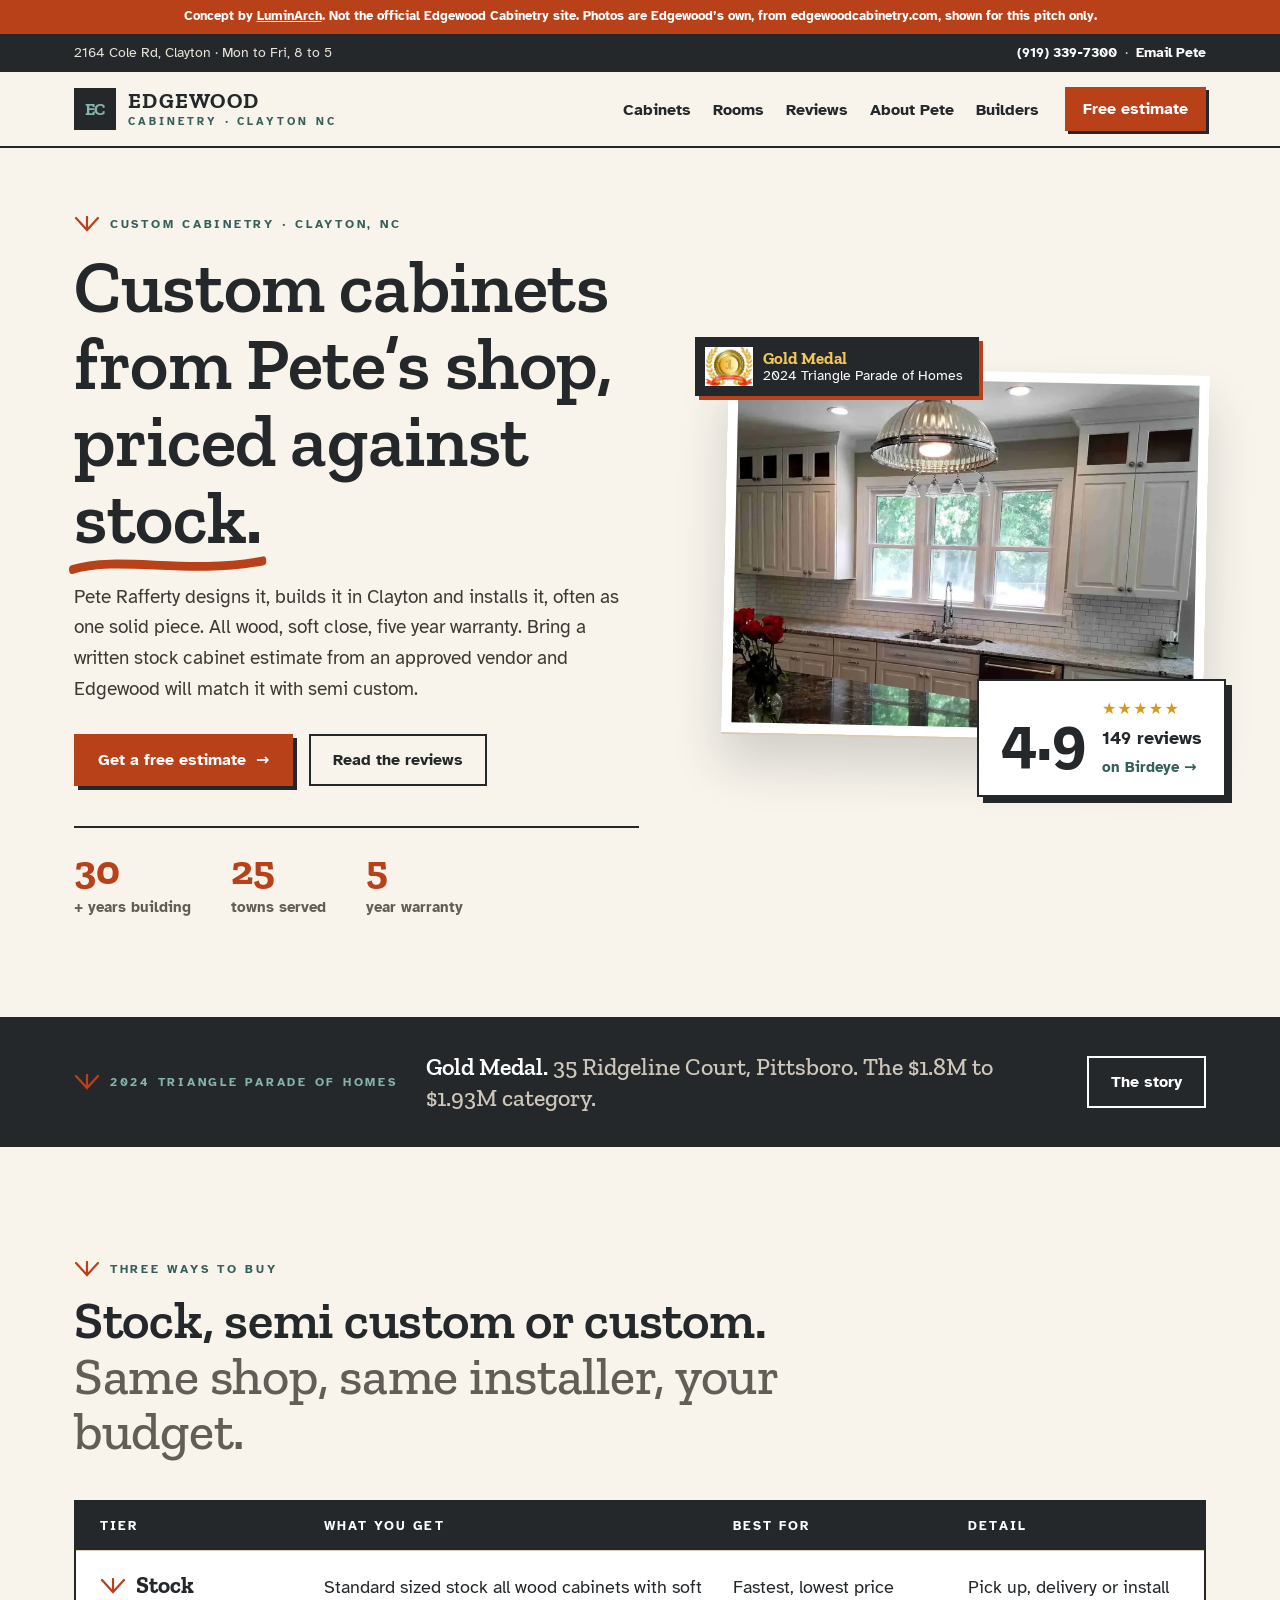
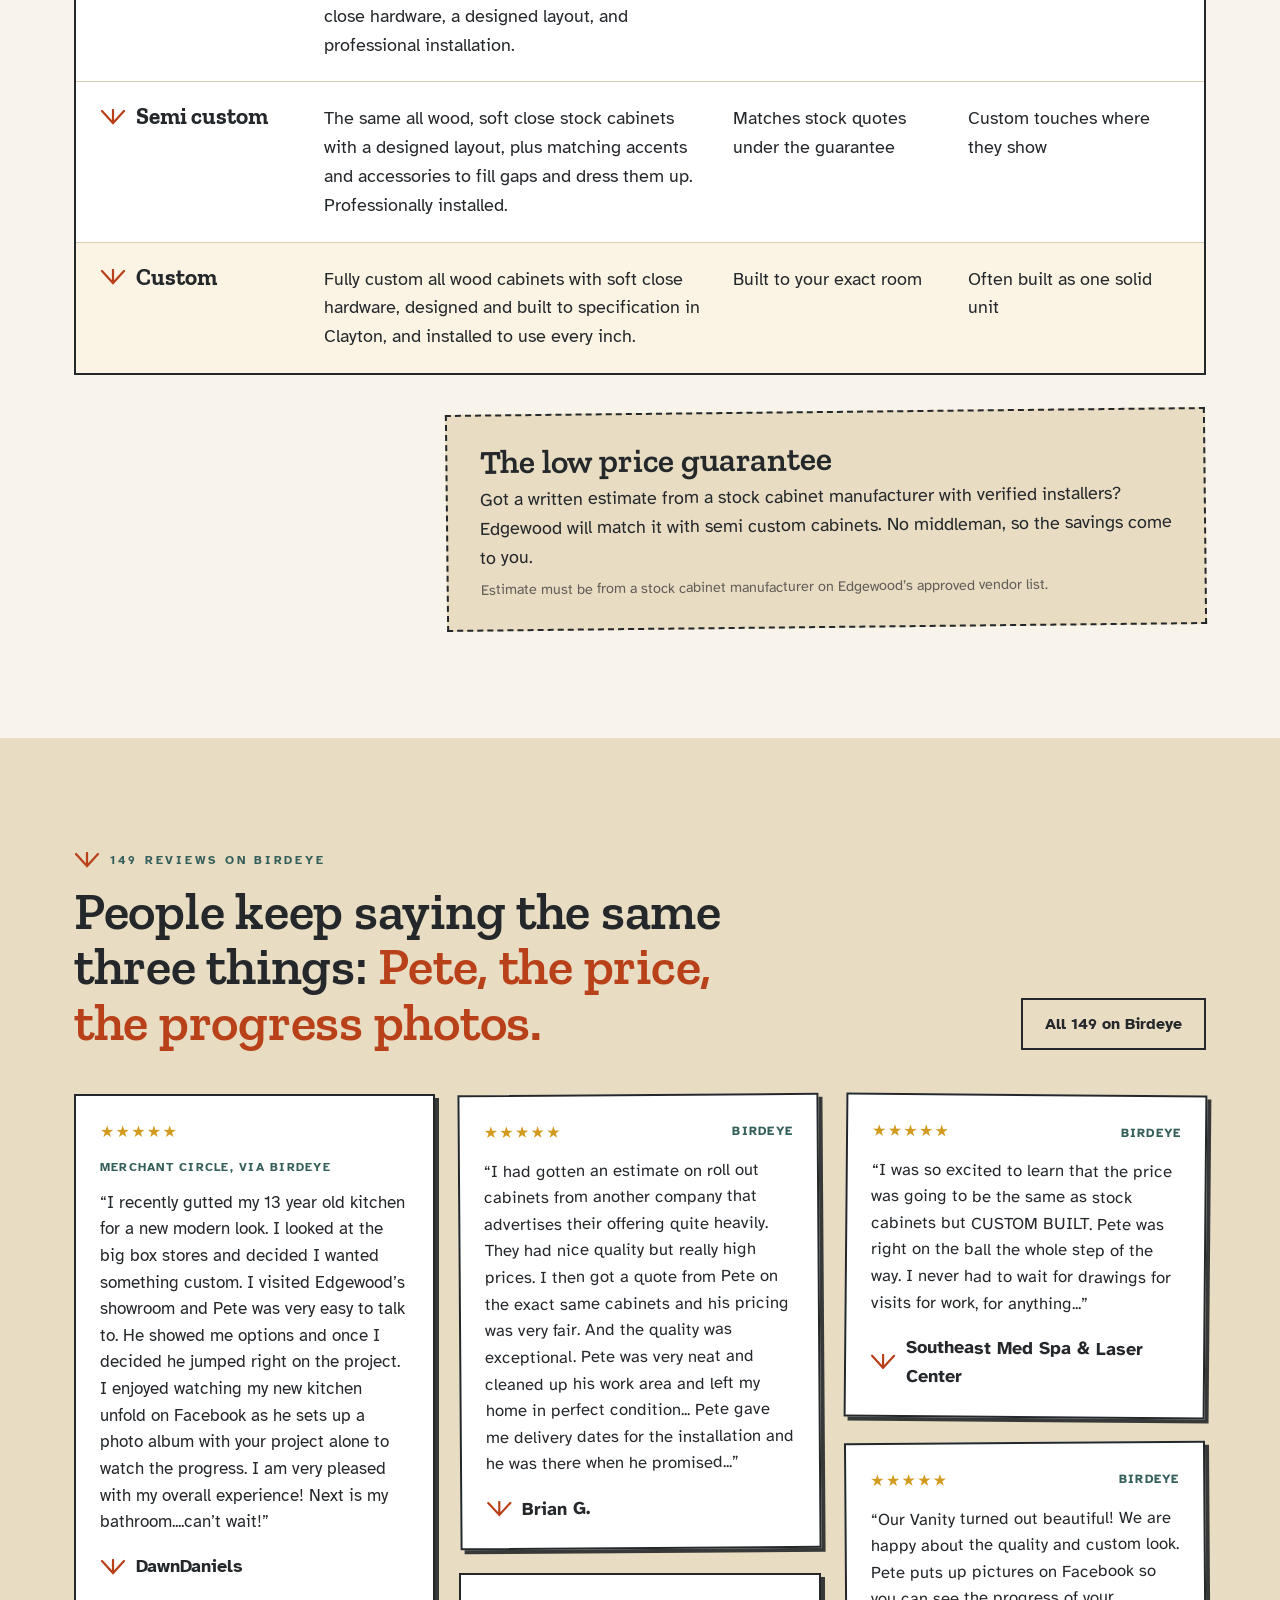
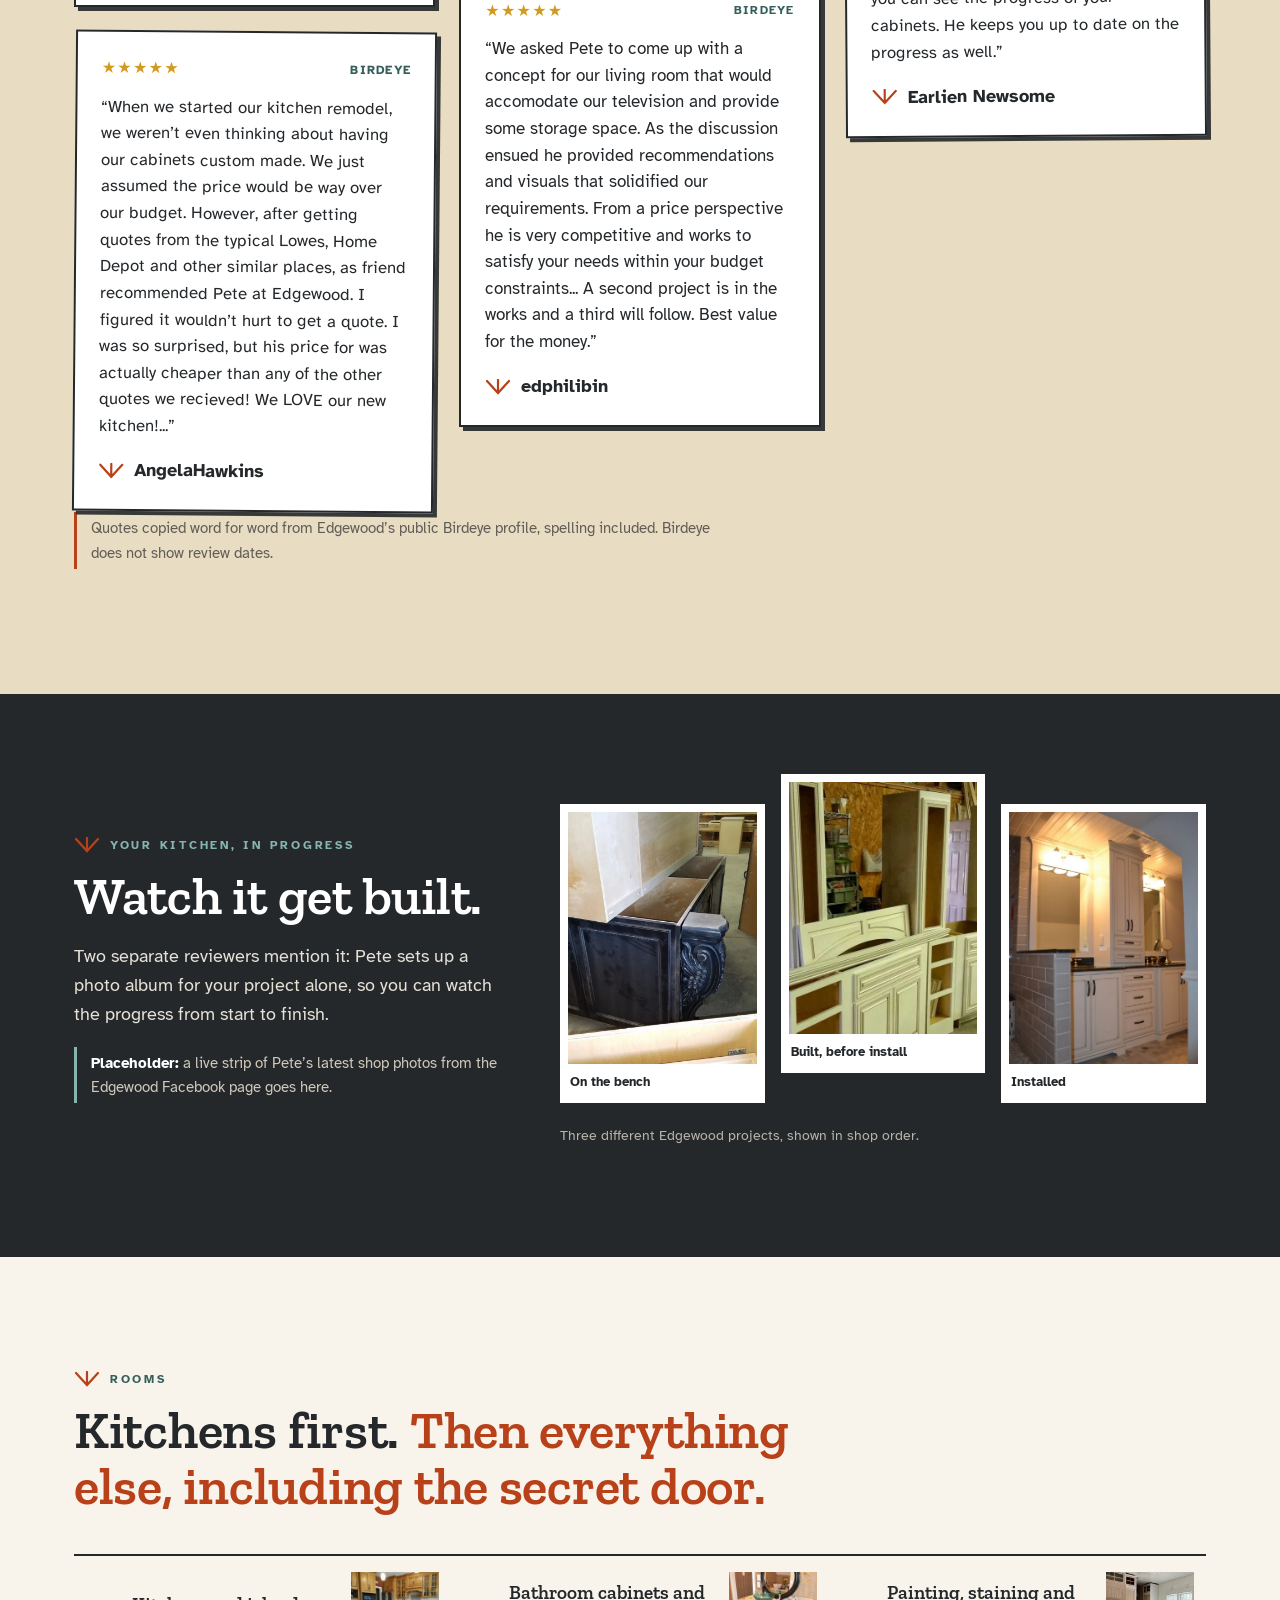
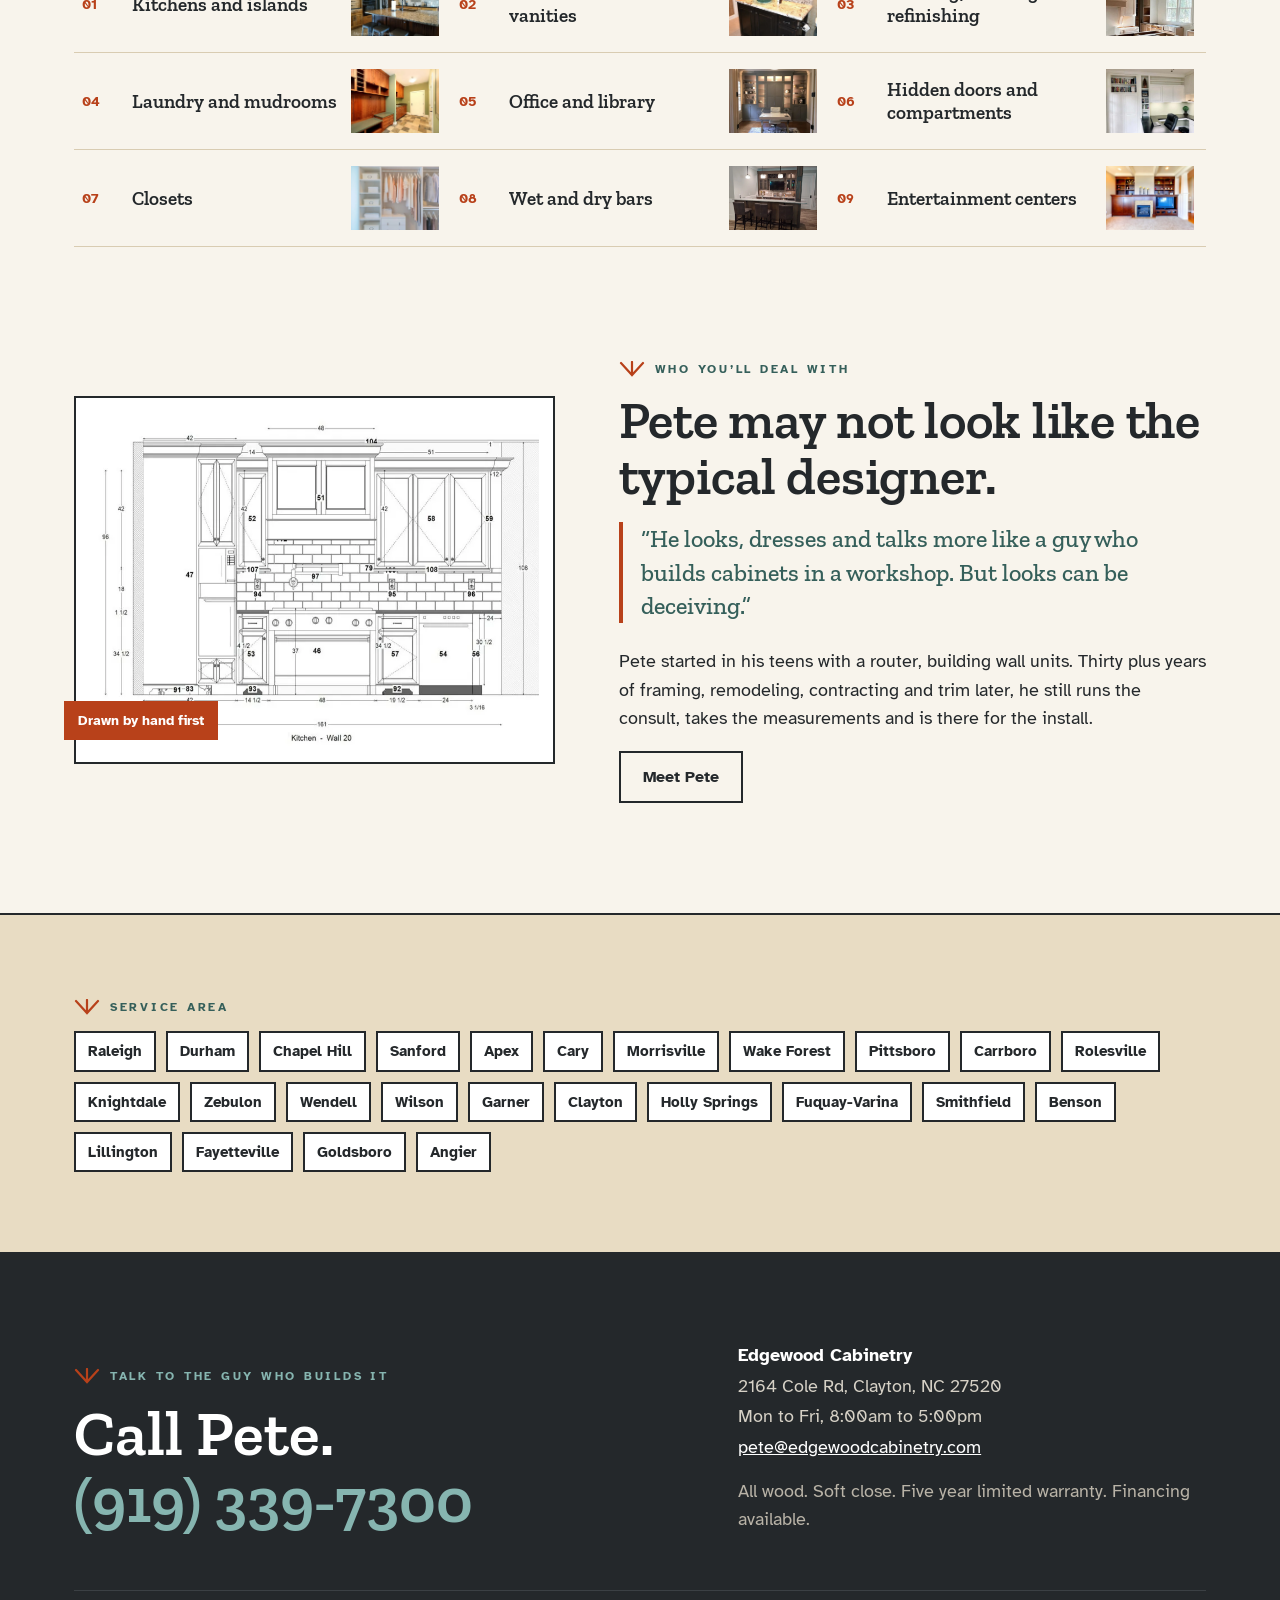
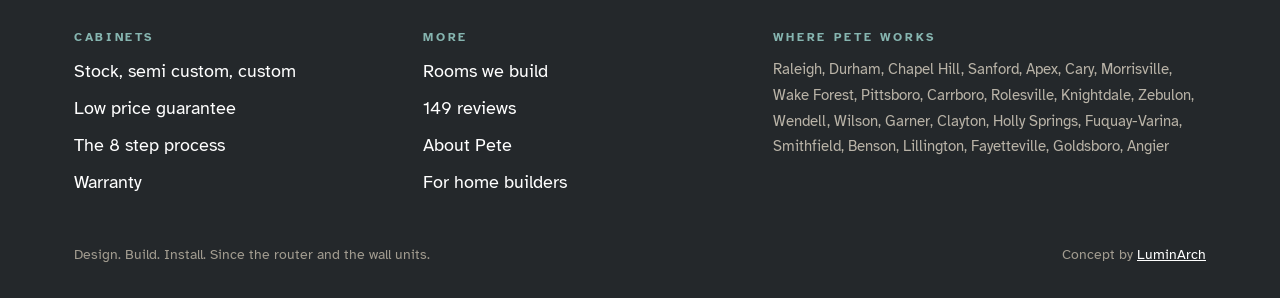
<file: index.html>
<!doctype html><html lang="en" class="no-js"><head><meta charset="utf-8"><meta name="viewport" content="width=device-width,initial-scale=1">
<title>Custom Cabinets in Clayton and Raleigh NC | Edgewood Cabinetry</title><meta name="description" content="Pete Rafferty designs, builds and installs all wood custom cabinets from his Clayton shop. 4.9 stars from 149 reviews. Call (919) 339-7300 for a free estimate."><link rel="canonical" href="https://edgewood-cabinetry-demo.vercel.app/">
<meta property="og:type" content="website"><meta property="og:site_name" content="Edgewood Cabinetry (concept)"><meta property="og:title" content="Custom Cabinets in Clayton and Raleigh NC | Edgewood Cabinetry"><meta property="og:description" content="Pete Rafferty designs, builds and installs all wood custom cabinets from his Clayton shop. 4.9 stars from 149 reviews. Call (919) 339-7300 for a free estimate."><meta property="og:url" content="https://edgewood-cabinetry-demo.vercel.app/"><meta property="og:image" content="https://edgewood-cabinetry-demo.vercel.app/og.png">
<meta name="twitter:card" content="summary_large_image"><meta name="twitter:title" content="Custom Cabinets in Clayton and Raleigh NC | Edgewood Cabinetry"><meta name="twitter:description" content="Pete Rafferty designs, builds and installs all wood custom cabinets from his Clayton shop. 4.9 stars from 149 reviews. Call (919) 339-7300 for a free estimate."><meta name="twitter:image" content="https://edgewood-cabinetry-demo.vercel.app/og.png">
<meta name="robots" content="noindex, nofollow"><!-- concept demo, not for indexing -->
<meta name="theme-color" content="#24282b">
<link rel="preconnect" href="https://fonts.googleapis.com"><link rel="preconnect" href="https://fonts.gstatic.com" crossorigin>
<link rel="preload" as="style" href="https://fonts.googleapis.com/css2?family=Atkinson+Hyperlegible:ital,wght@0,400;0,700;1,400&family=Zilla+Slab:wght@500;600;700&display=swap"><link rel="stylesheet" href="https://fonts.googleapis.com/css2?family=Atkinson+Hyperlegible:ital,wght@0,400;0,700;1,400&family=Zilla+Slab:wght@500;600;700&display=swap" media="print" onload="this.media='all'"><noscript><link rel="stylesheet" href="https://fonts.googleapis.com/css2?family=Atkinson+Hyperlegible:ital,wght@0,400;0,700;1,400&family=Zilla+Slab:wght@500;600;700&display=swap"></noscript>
<link rel="stylesheet" href="css/design-system.css"><link rel="stylesheet" href="css/components.css"><link rel="stylesheet" href="css/pages.css">
<link rel="icon" href="data:image/svg+xml,%3Csvg xmlns='http://www.w3.org/2000/svg' viewBox='0 0 26 26'%3E%3Crect width='26' height='26' fill='%2324282b'/%3E%3Cpath d='M5 7 L13 19 L21 7 M13 19 V6' stroke='%2386b5b0' stroke-width='2.4' fill='none'/%3E%3C/svg%3E">
<script>document.documentElement.classList.replace('no-js','js-ready')</script><script type="application/ld+json">[{"@context": "https://schema.org", "@type": "HomeAndConstructionBusiness", "name": "Edgewood Cabinetry", "alternateName": "Edgewood Custom Cabinetry", "url": "https://edgewoodcabinetry.com", "telephone": "+1-919-339-7300", "email": "pete@edgewoodcabinetry.com", "founder": {"@type": "Person", "name": "Pete Rafferty"}, "address": {"@type": "PostalAddress", "streetAddress": "2164 Cole Rd", "addressLocality": "Clayton", "addressRegion": "NC", "postalCode": "27520", "addressCountry": "US"}, "openingHours": "Mo-Fr 08:00-17:00", "areaServed": ["Raleigh", "Durham", "Chapel Hill", "Sanford", "Apex", "Cary", "Morrisville", "Wake Forest", "Pittsboro", "Carrboro", "Rolesville", "Knightdale", "Zebulon", "Wendell", "Wilson", "Garner", "Clayton", "Holly Springs", "Fuquay-Varina", "Smithfield", "Benson", "Lillington", "Fayetteville", "Goldsboro", "Angier"], "award": "2024 Triangle Parade of Homes Gold Medal ($1,800,000 to $1,930,000 category)", "image": "https://edgewood-cabinetry-demo.vercel.app/img/kitchen-perimeter.webp", "sameAs": ["https://facebook.com/286366191430", "https://reviews.birdeye.com/edgewood-custom-cabinetry-148996040070171"]}, {"@context": "https://schema.org", "@type": "BreadcrumbList", "itemListElement": [{"@type": "ListItem", "position": 1, "name": "Home", "item": "https://edgewood-cabinetry-demo.vercel.app/"}]}]</script></head><body>
<a class="skip" href="#main">Skip to content</a>
<div class="demo-bar">Concept by <a href="https://luminarch.pro">LuminArch</a>. Not the official Edgewood Cabinetry site. Photos are Edgewood&rsquo;s own, from edgewoodcabinetry.com, shown for this pitch only.</div>
<div class="util"><div class="wrap"><span>2164 Cole Rd, Clayton &middot; Mon to Fri, 8 to 5</span><span><a href="tel:+19193397300">(919) 339&#8209;7300</a> &nbsp;&middot;&nbsp; <a href="mailto:pete@edgewoodcabinetry.com">Email Pete</a></span></div></div>
<header class="top"><div class="wrap nav"><a class="mark" href="index.html"><span class="ec" aria-hidden="true">EC</span><span><b>Edgewood</b><small>Cabinetry &middot; Clayton NC</small></span></a>
<button class="menu-btn" aria-expanded="false" aria-controls="menu">Menu</button><ul id="menu"><li><a href="cabinets.html">Cabinets</a></li><li><a href="rooms.html">Rooms</a></li><li><a href="reviews.html">Reviews</a></li><li><a href="about.html">About Pete</a></li><li><a href="builders.html">Builders</a></li></ul><a class="btn" href="estimate.html">Free estimate</a></div></header><main id="main">
<section class="hero"><div class="wrap hero-grid">
 <div class="hero-copy rv"><p class="kicker"><svg class="mark-v" viewBox="0 0 26 16" aria-hidden="true"><path d="M2 2 L13 14 L24 2 M13 14 V1"/></svg> Custom cabinetry &middot; Clayton, NC</p>
  <h1>Custom cabinets from Pete&rsquo;s shop, priced against <span class="nowrap"><span class="u-pencil">stock.<svg viewBox="0 0 100 10" preserveAspectRatio="none" aria-hidden="true"><path d="M1 7 C 25 2, 60 9, 99 4"/></svg></span></span></h1>
  <p class="lede">Pete Rafferty designs it, builds it in Clayton and installs it, often as one solid piece. All wood, soft close, five year warranty. Bring a written stock cabinet estimate from an approved vendor and Edgewood will match it with semi custom.</p>
  <div class="cta"><a class="btn" href="estimate.html">Get a free estimate <span aria-hidden="true">&rarr;</span></a><a class="btn btn--plain" href="reviews.html">Read the reviews</a></div>
  <ul class="facts"><li><b data-count="30">30</b><span>+ years building</span></li><li><b data-count="25">25</b><span>towns served</span></li><li><b data-count="5">5</b><span>year warranty</span></li></ul></div>
 <div class="hero-media">
  <figure class="hero-photo rv"><img src="img/kitchen-perimeter.webp" srcset="img/kitchen-perimeter-800.webp 800w, img/kitchen-perimeter.webp 1600w" sizes="(max-width:960px) 100vw, 45vw" alt="White perimeter kitchen cabinets built by Edgewood" width="1600" height="1151" fetchpriority="high"></figure>
  <a class="medal rv" href="about.html#parade"><img src="img/parade-gold-medal.webp" alt="" width="425" height="350"><span><b>Gold Medal</b>2024 Triangle Parade of Homes</span></a>
  <a class="score-card rv" href="https://reviews.birdeye.com/edgewood-custom-cabinetry-148996040070171" rel="noopener"><span class="big" data-count="4.9" data-dec="1">4.9</span><span class="meta"><span class="stars" aria-hidden="true">&#9733;&#9733;&#9733;&#9733;&#9733;</span><b><span data-count="149">149</span> reviews</b><small>on Birdeye &rarr;</small></span></a>
 </div>
</div></section>

<section class="parade" id="parade"><div class="wrap parade-grid rv">
 <p class="kicker" style="color:var(--sage)"><svg class="mark-v" viewBox="0 0 26 16" aria-hidden="true"><path d="M2 2 L13 14 L24 2 M13 14 V1"/></svg> 2024 Triangle Parade of Homes</p>
 <p class="parade-line">Gold Medal. <span>35 Ridgeline Court, Pittsboro.</span> <span>The $1.8M to $1.93M category.</span></p>
 <a class="btn btn--plain parade-btn" href="about.html#parade">The story</a>
</div></section>

<section class="tiers" aria-labelledby="tiers-h"><div class="wrap">
 <div class="tiers-head rv"><p class="kicker"><svg class="mark-v" viewBox="0 0 26 16" aria-hidden="true"><path d="M2 2 L13 14 L24 2 M13 14 V1"/></svg> Three ways to buy</p><h2 id="tiers-h">Stock, semi custom or custom. <span class="dim">Same shop, same installer, your budget.</span></h2></div>
 <div class="tier-table" role="table" aria-label="Edgewood cabinet tiers">
  <div class="tr th" role="row"><span role="columnheader">Tier</span><span role="columnheader">What you get</span><span role="columnheader">Best for</span><span role="columnheader">Detail</span></div>
  <div class="tr rv" role="row"><span role="cell" class="tn"><svg class="mark-v" viewBox="0 0 26 16" aria-hidden="true"><path d="M2 2 L13 14 L24 2 M13 14 V1"/></svg>Stock</span><span role="cell">Standard sized stock all wood cabinets with soft close hardware, a designed layout, and professional installation.</span><span role="cell">Fastest, lowest price</span><span role="cell">Pick up, delivery or install</span></div><div class="tr rv" role="row"><span role="cell" class="tn"><svg class="mark-v" viewBox="0 0 26 16" aria-hidden="true"><path d="M2 2 L13 14 L24 2 M13 14 V1"/></svg>Semi custom</span><span role="cell">The same all wood, soft close stock cabinets with a designed layout, plus matching accents and accessories to fill gaps and dress them up. Professionally installed.</span><span role="cell">Matches stock quotes under the guarantee</span><span role="cell">Custom touches where they show</span></div><div class="tr rv tr--hi" role="row"><span role="cell" class="tn"><svg class="mark-v" viewBox="0 0 26 16" aria-hidden="true"><path d="M2 2 L13 14 L24 2 M13 14 V1"/></svg>Custom</span><span role="cell">Fully custom all wood cabinets with soft close hardware, designed and built to specification in Clayton, and installed to use every inch.</span><span role="cell">Built to your exact room</span><span role="cell">Often built as one solid unit</span></div>
 </div>
 <aside class="guarantee rv" id="guarantee"><h3>The low price guarantee</h3><p>Got a written estimate from a stock cabinet manufacturer with verified installers? Edgewood will match it with semi custom cabinets. No middleman, so the savings come to you.</p><p class="fine">Estimate must be from a stock cabinet manufacturer on Edgewood&rsquo;s approved vendor list.</p></aside>
</div></section>

<section class="reviews-home" aria-labelledby="rv-h"><div class="wrap">
 <div class="rv-head"><div class="rv"><p class="kicker"><svg class="mark-v" viewBox="0 0 26 16" aria-hidden="true"><path d="M2 2 L13 14 L24 2 M13 14 V1"/></svg> 149 reviews on Birdeye</p><h2 id="rv-h">People keep saying the same three things: <em>Pete, the price, the progress photos.</em></h2></div>
 <a class="btn btn--plain rv" href="https://reviews.birdeye.com/edgewood-custom-cabinetry-148996040070171" rel="noopener">All 149 on Birdeye</a></div>
 <div class="wall"><blockquote class="rq rv "><div class="rq-top"><span class="stars" aria-hidden="true">&#9733;&#9733;&#9733;&#9733;&#9733;</span><span class="src">Merchant Circle, via Birdeye</span></div><p>&ldquo;I recently gutted my 13 year old kitchen for a new modern look. I looked at the big box stores and decided I wanted something custom. I visited Edgewood&rsquo;s showroom and Pete was very easy to talk to. He showed me options and once I decided he jumped right on the project. I enjoyed watching my new kitchen unfold on Facebook as he sets up a photo album with your project alone to watch the progress. I am very pleased with my overall experience! Next is my bathroom....can&rsquo;t wait!&rdquo;</p><footer><svg class="mark-v" viewBox="0 0 26 16" aria-hidden="true"><path d="M2 2 L13 14 L24 2 M13 14 V1"/></svg><b>DawnDaniels</b></footer></blockquote><blockquote class="rq rv "><div class="rq-top"><span class="stars" aria-hidden="true">&#9733;&#9733;&#9733;&#9733;&#9733;</span><span class="src">Birdeye</span></div><p>&ldquo;When we started our kitchen remodel, we weren&rsquo;t even thinking about having our cabinets custom made. We just assumed the price would be way over our budget. However, after getting quotes from the typical Lowes, Home Depot and other similar places, as friend recommended Pete at Edgewood. I figured it wouldn&rsquo;t hurt to get a quote. I was so surprised, but his price for was actually cheaper than any of the other quotes we recieved! We LOVE our new kitchen!...&rdquo;</p><footer><svg class="mark-v" viewBox="0 0 26 16" aria-hidden="true"><path d="M2 2 L13 14 L24 2 M13 14 V1"/></svg><b>AngelaHawkins</b></footer></blockquote><blockquote class="rq rv "><div class="rq-top"><span class="stars" aria-hidden="true">&#9733;&#9733;&#9733;&#9733;&#9733;</span><span class="src">Birdeye</span></div><p>&ldquo;I had gotten an estimate on roll out cabinets from another company that advertises their offering quite heavily. They had nice quality but really high prices. I then got a quote from Pete on the exact same cabinets and his pricing was very fair. And the quality was exceptional. Pete was very neat and cleaned up his work area and left my home in perfect condition... Pete gave me delivery dates for the installation and he was there when he promised...&rdquo;</p><footer><svg class="mark-v" viewBox="0 0 26 16" aria-hidden="true"><path d="M2 2 L13 14 L24 2 M13 14 V1"/></svg><b>Brian G.</b></footer></blockquote><blockquote class="rq rv "><div class="rq-top"><span class="stars" aria-hidden="true">&#9733;&#9733;&#9733;&#9733;&#9733;</span><span class="src">Birdeye</span></div><p>&ldquo;We asked Pete to come up with a concept for our living room that would accomodate our television and provide some storage space. As the discussion ensued he provided recommendations and visuals that solidified our requirements. From a price perspective he is very competitive and works to satisfy your needs within your budget constraints... A second project is in the works and a third will follow. Best value for the money.&rdquo;</p><footer><svg class="mark-v" viewBox="0 0 26 16" aria-hidden="true"><path d="M2 2 L13 14 L24 2 M13 14 V1"/></svg><b>edphilibin</b></footer></blockquote><blockquote class="rq rv "><div class="rq-top"><span class="stars" aria-hidden="true">&#9733;&#9733;&#9733;&#9733;&#9733;</span><span class="src">Birdeye</span></div><p>&ldquo;I was so excited to learn that the price was going to be the same as stock cabinets but CUSTOM BUILT. Pete was right on the ball the whole step of the way. I never had to wait for drawings for visits for work, for anything...&rdquo;</p><footer><svg class="mark-v" viewBox="0 0 26 16" aria-hidden="true"><path d="M2 2 L13 14 L24 2 M13 14 V1"/></svg><b>Southeast Med Spa &amp; Laser Center</b></footer></blockquote><blockquote class="rq rv "><div class="rq-top"><span class="stars" aria-hidden="true">&#9733;&#9733;&#9733;&#9733;&#9733;</span><span class="src">Birdeye</span></div><p>&ldquo;Our Vanity turned out beautiful! We are happy about the quality and custom look. Pete puts up pictures on Facebook so you can see the progress of your cabinets. He keeps you up to date on the progress as well.&rdquo;</p><footer><svg class="mark-v" viewBox="0 0 26 16" aria-hidden="true"><path d="M2 2 L13 14 L24 2 M13 14 V1"/></svg><b>Earlien Newsome</b></footer></blockquote></div>
 <p class="note rv">Quotes copied word for word from Edgewood&rsquo;s public Birdeye profile, spelling included. Birdeye does not show review dates.</p>
</div></section>

<section class="progress-feed" aria-labelledby="pf-h"><div class="wrap pf-grid">
 <div class="rv"><p class="kicker" style="color:var(--sage)"><svg class="mark-v" viewBox="0 0 26 16" aria-hidden="true"><path d="M2 2 L13 14 L24 2 M13 14 V1"/></svg> Your kitchen, in progress</p><h2 id="pf-h">Watch it get built.</h2>
 <p>Two separate reviewers mention it: Pete sets up a photo album for your project alone, so you can watch the progress from start to finish.</p>
 <p class="note" style="color:#cfc8ba;border-color:var(--sage)"><strong style="color:#fff">Placeholder:</strong> a live strip of Pete&rsquo;s latest shop photos from the Edgewood Facebook page goes here.</p></div>
 <div class="pf-photos">
  <figure class="rv"><img src="img/shop-build.webp" alt="A carved cabinet base being built in the Edgewood shop" loading="lazy" decoding="async"><figcaption>On the bench</figcaption></figure>
  <figure class="rv"><img src="img/shop-production.webp" alt="Painted cabinet boxes in production in the Edgewood shop" loading="lazy" decoding="async"><figcaption>Built, before install</figcaption></figure>
  <figure class="rv"><img src="img/bath-vanity-mirrors.webp" alt="A finished Edgewood bathroom vanity and linen tower, installed" loading="lazy" decoding="async"><figcaption>Installed</figcaption></figure>
  <p class="pf-cap">Three different Edgewood projects, shown in shop order.</p>
 </div>
</div></section>

<section class="rooms-home" aria-labelledby="rm-h"><div class="wrap">
 <div class="rv"><p class="kicker"><svg class="mark-v" viewBox="0 0 26 16" aria-hidden="true"><path d="M2 2 L13 14 L24 2 M13 14 V1"/></svg> Rooms</p><h2 id="rm-h">Kitchens first. <em>Then everything else, including the secret door.</em></h2></div>
 <div class="room-index"><a class="ri rv" href="rooms.html#kitchens"><span class="ri-n">01</span><span class="ri-t">Kitchens and islands</span><img src="img/kitchen-mahogany-island-clayton.webp" alt="Mahogany kitchen island with custom cabinets in Clayton" loading="lazy" decoding="async"></a><a class="ri rv" href="rooms.html#baths"><span class="ri-n">02</span><span class="ri-t">Bathroom cabinets and vanities</span><img src="img/bath-vanity-dark.webp" alt="Dark stained custom bathroom vanity with mirror" loading="lazy" decoding="async"></a><a class="ri rv" href="rooms.html#refinish"><span class="ri-n">03</span><span class="ri-t">Painting, staining and refinishing</span><img src="img/unfinished-cabinets.webp" alt="Unfinished custom cabinets ready for stain" loading="lazy" decoding="async"></a><a class="ri rv" href="rooms.html#laundry"><span class="ri-n">04</span><span class="ri-t">Laundry and mudrooms</span><img src="img/mudroom.webp" alt="Custom mudroom cabinets with bench" loading="lazy" decoding="async"></a><a class="ri rv" href="rooms.html#office"><span class="ri-n">05</span><span class="ri-t">Office and library</span><img src="img/office.webp" alt="Custom home office cabinetry with desk" loading="lazy" decoding="async"></a><a class="ri rv" href="rooms.html#hidden"><span class="ri-n">06</span><span class="ri-t">Hidden doors and compartments</span><img src="img/hidden-door-closed.webp" alt="Bookcase that is secretly a hidden door, closed" loading="lazy" decoding="async"></a><a class="ri rv" href="rooms.html#closets"><span class="ri-n">07</span><span class="ri-t">Closets</span><img src="img/closet.webp" alt="Custom closet shelving and hanging space" loading="lazy" decoding="async"></a><a class="ri rv" href="rooms.html#bars"><span class="ri-n">08</span><span class="ri-t">Wet and dry bars</span><img src="img/wet-bar.webp" alt="Custom home wet bar with cabinets" loading="lazy" decoding="async"></a><a class="ri rv" href="rooms.html#entertainment"><span class="ri-n">09</span><span class="ri-t">Entertainment centers</span><img src="img/entertainment.webp" alt="Custom wood entertainment center with fireplace" loading="lazy" decoding="async"></a></div>
</div></section>

<section class="pete-home" aria-labelledby="pete-h"><div class="wrap pete-grid">
 <div class="pete-art rv"><img src="img/step-elevations.webp" alt="Cabinet elevation drawings for a custom kitchen" loading="lazy" decoding="async"><span class="tag">Drawn by hand first</span></div>
 <div class="rv"><p class="kicker"><svg class="mark-v" viewBox="0 0 26 16" aria-hidden="true"><path d="M2 2 L13 14 L24 2 M13 14 V1"/></svg> Who you&rsquo;ll deal with</p><h2 id="pete-h">Pete may not look like the typical designer.</h2>
 <p class="big-q">&ldquo;He looks, dresses and talks more like a guy who builds cabinets in a workshop. But looks can be deceiving.&rdquo;</p>
 <p>Pete started in his teens with a router, building wall units. Thirty plus years of framing, remodeling, contracting and trim later, he still runs the consult, takes the measurements and is there for the install.</p>
 <a class="btn btn--plain" href="about.html">Meet Pete</a></div>
</div></section>

<section class="area" aria-labelledby="ar-h"><div class="wrap rv"><p class="kicker"><svg class="mark-v" viewBox="0 0 26 16" aria-hidden="true"><path d="M2 2 L13 14 L24 2 M13 14 V1"/></svg> Service area</p><h2 id="ar-h" class="sr">Towns served</h2>
<p class="towns"><span>Raleigh</span><span>Durham</span><span>Chapel Hill</span><span>Sanford</span><span>Apex</span><span>Cary</span><span>Morrisville</span><span>Wake Forest</span><span>Pittsboro</span><span>Carrboro</span><span>Rolesville</span><span>Knightdale</span><span>Zebulon</span><span>Wendell</span><span>Wilson</span><span>Garner</span><span>Clayton</span><span>Holly Springs</span><span>Fuquay-Varina</span><span>Smithfield</span><span>Benson</span><span>Lillington</span><span>Fayetteville</span><span>Goldsboro</span><span>Angier</span></p></div></section></main><footer><div class="wrap">
<div class="foot-top"><div><p class="kicker" style="color:var(--sage)"><svg class="mark-v" viewBox="0 0 26 16" aria-hidden="true"><path d="M2 2 L13 14 L24 2 M13 14 V1"/></svg> Talk to the guy who builds it</p><p class="foot-call">Call Pete.<br><a href="tel:+19193397300">(919) 339&#8209;7300</a></p></div>
<div><address><strong style="color:#fff">Edgewood Cabinetry</strong><br>2164 Cole Rd, Clayton, NC 27520<br>Mon to Fri, 8:00am to 5:00pm<br><a href="mailto:pete@edgewoodcabinetry.com">pete@edgewoodcabinetry.com</a></address><p class="small">All wood. Soft close. Five year limited warranty. Financing available.</p></div></div>
<div class="foot-grid">
<div><h2>Cabinets</h2><ul><li><a href="cabinets.html">Stock, semi custom, custom</a></li><li><a href="cabinets.html#guarantee">Low price guarantee</a></li><li><a href="cabinets.html#process">The 8 step process</a></li><li><a href="cabinets.html#warranty">Warranty</a></li></ul></div>
<div><h2>More</h2><ul><li><a href="rooms.html">Rooms we build</a></li><li><a href="reviews.html">149 reviews</a></li><li><a href="about.html">About Pete</a></li><li><a href="builders.html">For home builders</a></li></ul></div>
<div><h2>Where Pete works</h2><p class="foot-towns">Raleigh, Durham, Chapel Hill, Sanford, Apex, Cary, Morrisville, Wake Forest, Pittsboro, Carrboro, Rolesville, Knightdale, Zebulon, Wendell, Wilson, Garner, Clayton, Holly Springs, Fuquay-Varina, Smithfield, Benson, Lillington, Fayetteville, Goldsboro, Angier</p></div>
</div>
<div class="foot-row"><span>Design. Build. Install. Since the router and the wall units.</span><span>Concept by <a href="https://luminarch.pro">LuminArch</a></span></div></div></footer>
<script src="js/main.js"></script></body></html>
</file>
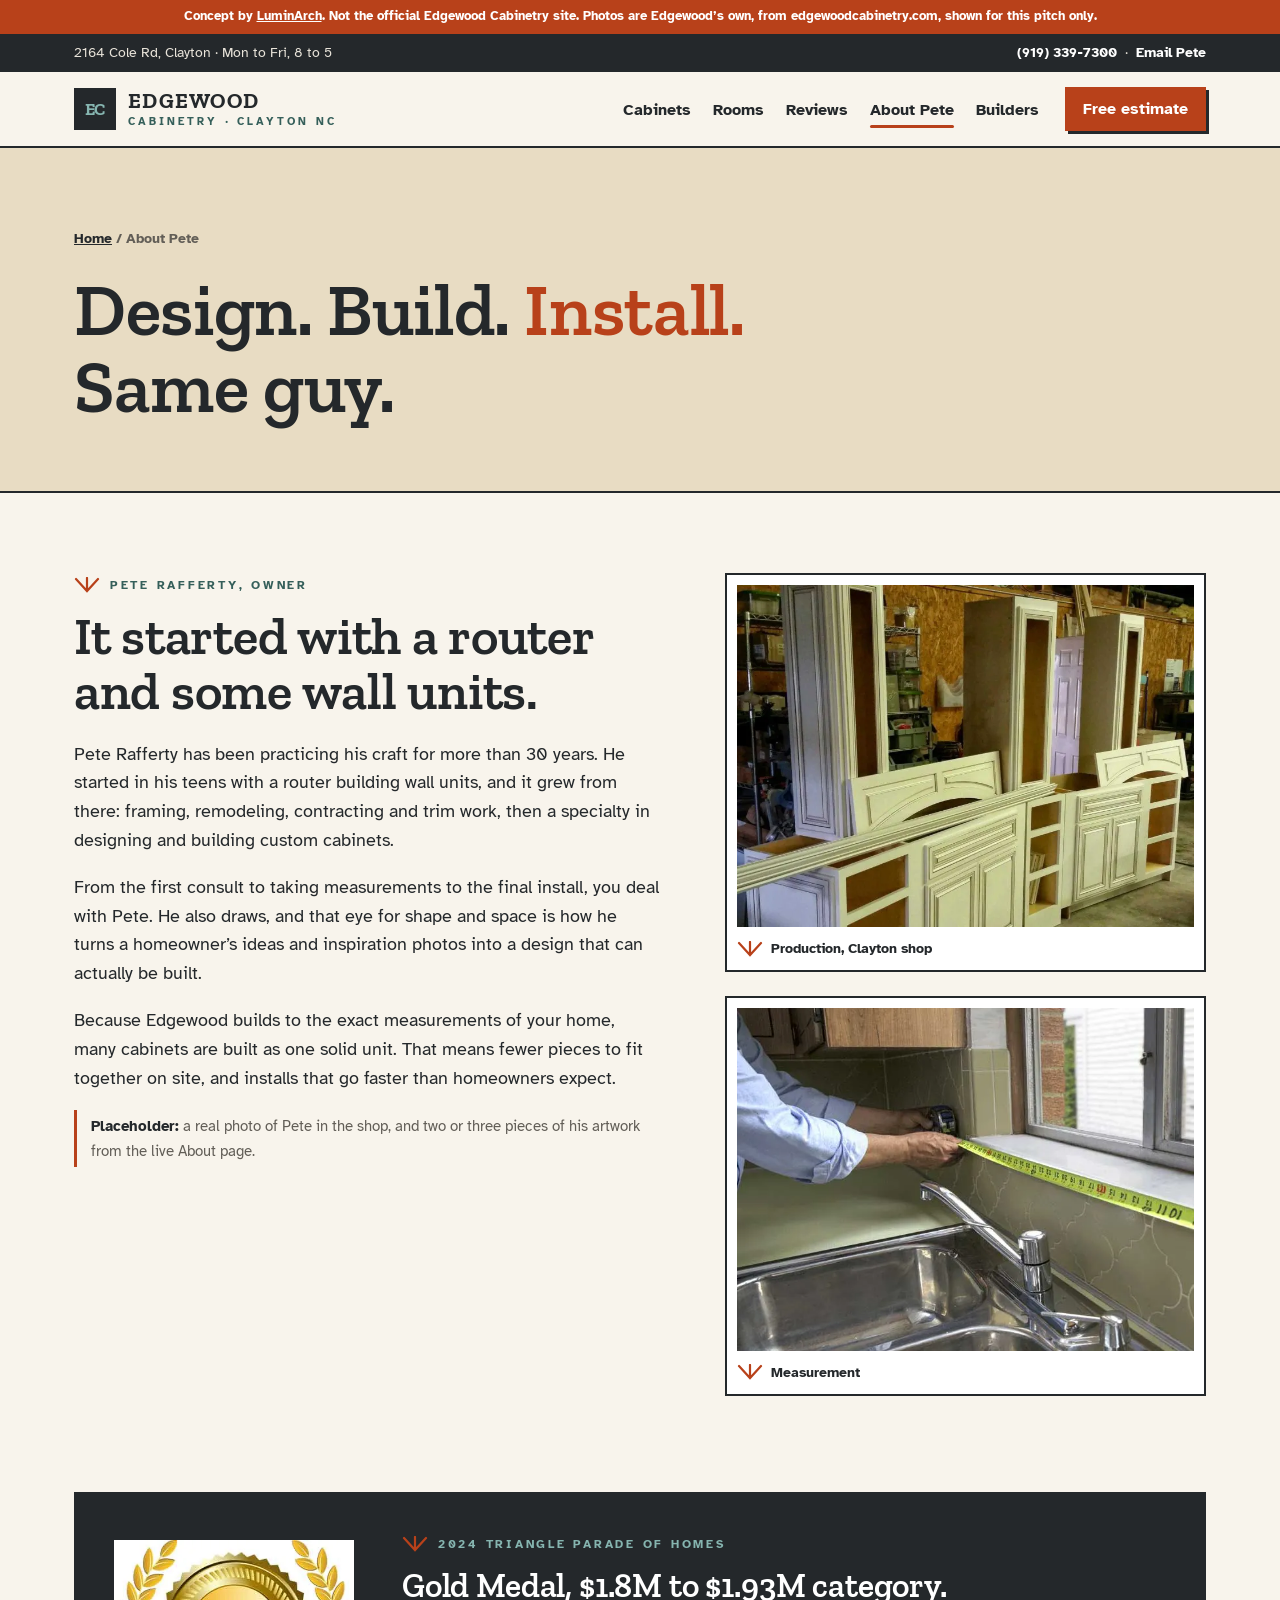
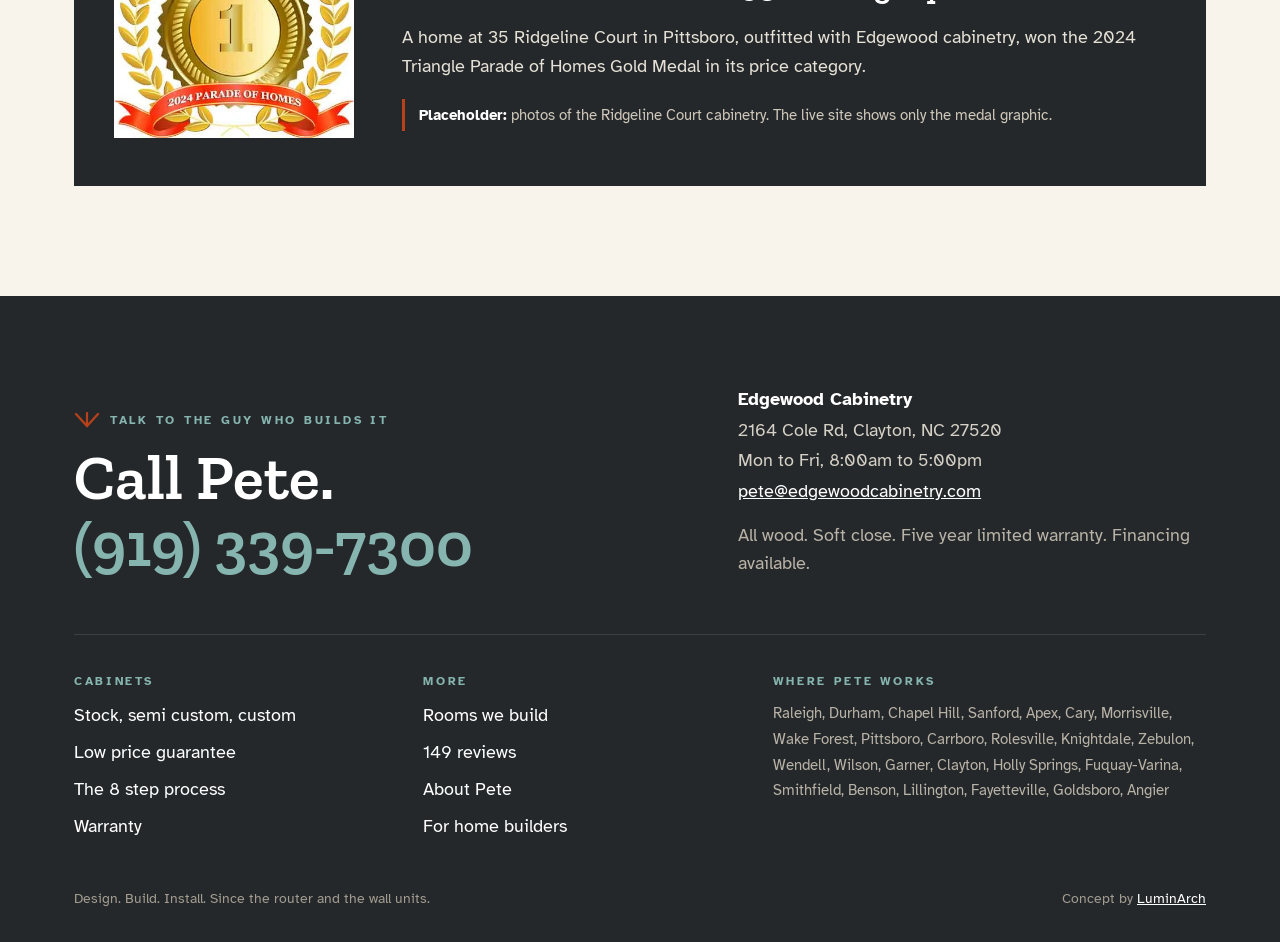
<file: about.html>
<!doctype html><html lang="en" class="no-js"><head><meta charset="utf-8"><meta name="viewport" content="width=device-width,initial-scale=1">
<title>About Pete Rafferty, Custom Cabinet Maker | Edgewood Cabinetry</title><meta name="description" content="Meet Pete Rafferty: 30+ years of building, from a teenage router to a 2024 Parade of Homes gold. He designs, builds and installs every Edgewood job. Call today."><link rel="canonical" href="https://edgewood-cabinetry-demo.vercel.app/about.html">
<meta property="og:type" content="website"><meta property="og:site_name" content="Edgewood Cabinetry (concept)"><meta property="og:title" content="About Pete Rafferty, Custom Cabinet Maker | Edgewood Cabinetry"><meta property="og:description" content="Meet Pete Rafferty: 30+ years of building, from a teenage router to a 2024 Parade of Homes gold. He designs, builds and installs every Edgewood job. Call today."><meta property="og:url" content="https://edgewood-cabinetry-demo.vercel.app/about.html"><meta property="og:image" content="https://edgewood-cabinetry-demo.vercel.app/og.png">
<meta name="twitter:card" content="summary_large_image"><meta name="twitter:title" content="About Pete Rafferty, Custom Cabinet Maker | Edgewood Cabinetry"><meta name="twitter:description" content="Meet Pete Rafferty: 30+ years of building, from a teenage router to a 2024 Parade of Homes gold. He designs, builds and installs every Edgewood job. Call today."><meta name="twitter:image" content="https://edgewood-cabinetry-demo.vercel.app/og.png">
<meta name="robots" content="noindex, nofollow"><!-- concept demo, not for indexing -->
<meta name="theme-color" content="#24282b">
<link rel="preconnect" href="https://fonts.googleapis.com"><link rel="preconnect" href="https://fonts.gstatic.com" crossorigin>
<link rel="preload" as="style" href="https://fonts.googleapis.com/css2?family=Atkinson+Hyperlegible:ital,wght@0,400;0,700;1,400&family=Zilla+Slab:wght@500;600;700&display=swap"><link rel="stylesheet" href="https://fonts.googleapis.com/css2?family=Atkinson+Hyperlegible:ital,wght@0,400;0,700;1,400&family=Zilla+Slab:wght@500;600;700&display=swap" media="print" onload="this.media='all'"><noscript><link rel="stylesheet" href="https://fonts.googleapis.com/css2?family=Atkinson+Hyperlegible:ital,wght@0,400;0,700;1,400&family=Zilla+Slab:wght@500;600;700&display=swap"></noscript>
<link rel="stylesheet" href="css/design-system.css"><link rel="stylesheet" href="css/components.css"><link rel="stylesheet" href="css/pages.css">
<link rel="icon" href="data:image/svg+xml,%3Csvg xmlns='http://www.w3.org/2000/svg' viewBox='0 0 26 26'%3E%3Crect width='26' height='26' fill='%2324282b'/%3E%3Cpath d='M5 7 L13 19 L21 7 M13 19 V6' stroke='%2386b5b0' stroke-width='2.4' fill='none'/%3E%3C/svg%3E">
<script>document.documentElement.classList.replace('no-js','js-ready')</script><script type="application/ld+json">[{"@context": "https://schema.org", "@type": "HomeAndConstructionBusiness", "name": "Edgewood Cabinetry", "alternateName": "Edgewood Custom Cabinetry", "url": "https://edgewoodcabinetry.com", "telephone": "+1-919-339-7300", "email": "pete@edgewoodcabinetry.com", "founder": {"@type": "Person", "name": "Pete Rafferty"}, "address": {"@type": "PostalAddress", "streetAddress": "2164 Cole Rd", "addressLocality": "Clayton", "addressRegion": "NC", "postalCode": "27520", "addressCountry": "US"}, "openingHours": "Mo-Fr 08:00-17:00", "areaServed": ["Raleigh", "Durham", "Chapel Hill", "Sanford", "Apex", "Cary", "Morrisville", "Wake Forest", "Pittsboro", "Carrboro", "Rolesville", "Knightdale", "Zebulon", "Wendell", "Wilson", "Garner", "Clayton", "Holly Springs", "Fuquay-Varina", "Smithfield", "Benson", "Lillington", "Fayetteville", "Goldsboro", "Angier"], "award": "2024 Triangle Parade of Homes Gold Medal ($1,800,000 to $1,930,000 category)", "image": "https://edgewood-cabinetry-demo.vercel.app/img/kitchen-perimeter.webp", "sameAs": ["https://facebook.com/286366191430", "https://reviews.birdeye.com/edgewood-custom-cabinetry-148996040070171"]}, {"@context": "https://schema.org", "@type": "BreadcrumbList", "itemListElement": [{"@type": "ListItem", "position": 1, "name": "Home", "item": "https://edgewood-cabinetry-demo.vercel.app/"}, {"@type": "ListItem", "position": 2, "name": "About Pete", "item": "https://edgewood-cabinetry-demo.vercel.app/about.html"}]}]</script></head><body>
<a class="skip" href="#main">Skip to content</a>
<div class="demo-bar">Concept by <a href="https://luminarch.pro">LuminArch</a>. Not the official Edgewood Cabinetry site. Photos are Edgewood&rsquo;s own, from edgewoodcabinetry.com, shown for this pitch only.</div>
<div class="util"><div class="wrap"><span>2164 Cole Rd, Clayton &middot; Mon to Fri, 8 to 5</span><span><a href="tel:+19193397300">(919) 339&#8209;7300</a> &nbsp;&middot;&nbsp; <a href="mailto:pete@edgewoodcabinetry.com">Email Pete</a></span></div></div>
<header class="top"><div class="wrap nav"><a class="mark" href="index.html"><span class="ec" aria-hidden="true">EC</span><span><b>Edgewood</b><small>Cabinetry &middot; Clayton NC</small></span></a>
<button class="menu-btn" aria-expanded="false" aria-controls="menu">Menu</button><ul id="menu"><li><a href="cabinets.html">Cabinets</a></li><li><a href="rooms.html">Rooms</a></li><li><a href="reviews.html">Reviews</a></li><li><a href="about.html" aria-current="page">About Pete</a></li><li><a href="builders.html">Builders</a></li></ul><a class="btn" href="estimate.html">Free estimate</a></div></header><main id="main">
<section class="page-head"><div class="wrap rv"><p class="crumbs"><a href="index.html">Home</a> / About Pete</p><h1>Design. Build. <em>Install.</em> Same guy.</h1></div></section>
<div class="wrap about">
<section class="about-grid"><div class="rv"><p class="kicker"><svg class="mark-v" viewBox="0 0 26 16" aria-hidden="true"><path d="M2 2 L13 14 L24 2 M13 14 V1"/></svg> Pete Rafferty, owner</p><h2>It started with a router and some wall units.</h2>
<p>Pete Rafferty has been practicing his craft for more than 30 years. He started in his teens with a router building wall units, and it grew from there: framing, remodeling, contracting and trim work, then a specialty in designing and building custom cabinets.</p>
<p>From the first consult to taking measurements to the final install, you deal with Pete. He also draws, and that eye for shape and space is how he turns a homeowner&rsquo;s ideas and inspiration photos into a design that can actually be built.</p>
<p>Because Edgewood builds to the exact measurements of your home, many cabinets are built as one solid unit. That means fewer pieces to fit together on site, and installs that go faster than homeowners expect.</p>
<p class="note"><strong>Placeholder:</strong> a real photo of Pete in the shop, and two or three pieces of his artwork from the live About page.</p></div>
<div class="about-photos"><figure class="rv"><img src="img/shop-production.webp" alt="Cabinets in production in the Edgewood shop" loading="lazy" decoding="async"><figcaption><svg class="mark-v" viewBox="0 0 26 16" aria-hidden="true"><path d="M2 2 L13 14 L24 2 M13 14 V1"/></svg> Production, Clayton shop</figcaption></figure><figure class="rv"><img src="img/step-measure.webp" alt="Measuring a kitchen for new cabinets" loading="lazy" decoding="async"><figcaption><svg class="mark-v" viewBox="0 0 26 16" aria-hidden="true"><path d="M2 2 L13 14 L24 2 M13 14 V1"/></svg> Measurement</figcaption></figure></div></section>
<section class="parade-full rv" id="parade"><img src="img/parade-gold-medal.webp" alt="2024 Triangle Parade of Homes gold medal emblem" width="425" height="350" loading="lazy"><div><p class="kicker"><svg class="mark-v" viewBox="0 0 26 16" aria-hidden="true"><path d="M2 2 L13 14 L24 2 M13 14 V1"/></svg> 2024 Triangle Parade of Homes</p><h2>Gold Medal, $1.8M to $1.93M category.</h2><p>A home at 35 Ridgeline Court in Pittsboro, outfitted with Edgewood cabinetry, won the 2024 Triangle Parade of Homes Gold Medal in its price category.</p><p class="note"><strong>Placeholder:</strong> photos of the Ridgeline Court cabinetry. The live site shows only the medal graphic.</p></div></section>
</div></main><footer><div class="wrap">
<div class="foot-top"><div><p class="kicker" style="color:var(--sage)"><svg class="mark-v" viewBox="0 0 26 16" aria-hidden="true"><path d="M2 2 L13 14 L24 2 M13 14 V1"/></svg> Talk to the guy who builds it</p><p class="foot-call">Call Pete.<br><a href="tel:+19193397300">(919) 339&#8209;7300</a></p></div>
<div><address><strong style="color:#fff">Edgewood Cabinetry</strong><br>2164 Cole Rd, Clayton, NC 27520<br>Mon to Fri, 8:00am to 5:00pm<br><a href="mailto:pete@edgewoodcabinetry.com">pete@edgewoodcabinetry.com</a></address><p class="small">All wood. Soft close. Five year limited warranty. Financing available.</p></div></div>
<div class="foot-grid">
<div><h2>Cabinets</h2><ul><li><a href="cabinets.html">Stock, semi custom, custom</a></li><li><a href="cabinets.html#guarantee">Low price guarantee</a></li><li><a href="cabinets.html#process">The 8 step process</a></li><li><a href="cabinets.html#warranty">Warranty</a></li></ul></div>
<div><h2>More</h2><ul><li><a href="rooms.html">Rooms we build</a></li><li><a href="reviews.html">149 reviews</a></li><li><a href="about.html">About Pete</a></li><li><a href="builders.html">For home builders</a></li></ul></div>
<div><h2>Where Pete works</h2><p class="foot-towns">Raleigh, Durham, Chapel Hill, Sanford, Apex, Cary, Morrisville, Wake Forest, Pittsboro, Carrboro, Rolesville, Knightdale, Zebulon, Wendell, Wilson, Garner, Clayton, Holly Springs, Fuquay-Varina, Smithfield, Benson, Lillington, Fayetteville, Goldsboro, Angier</p></div>
</div>
<div class="foot-row"><span>Design. Build. Install. Since the router and the wall units.</span><span>Concept by <a href="https://luminarch.pro">LuminArch</a></span></div></div></footer>
<script src="js/main.js"></script></body></html>
</file>
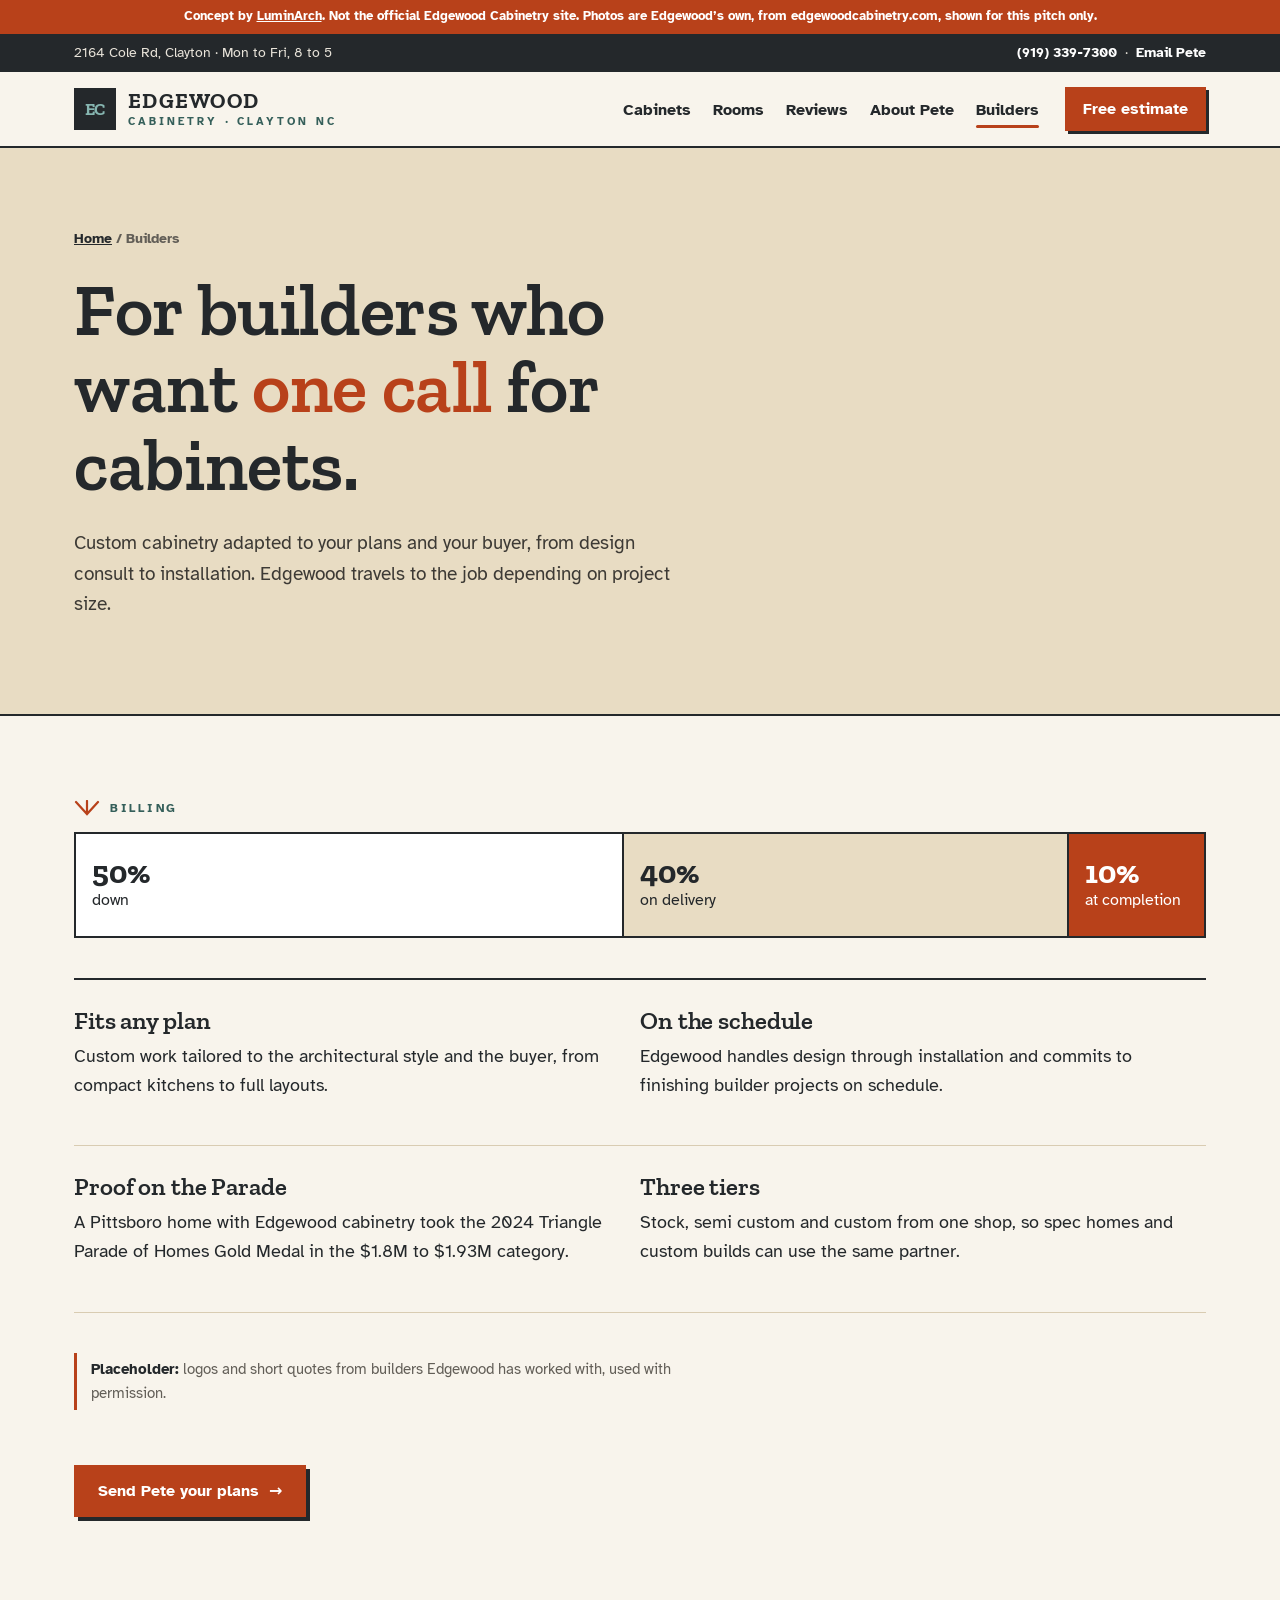
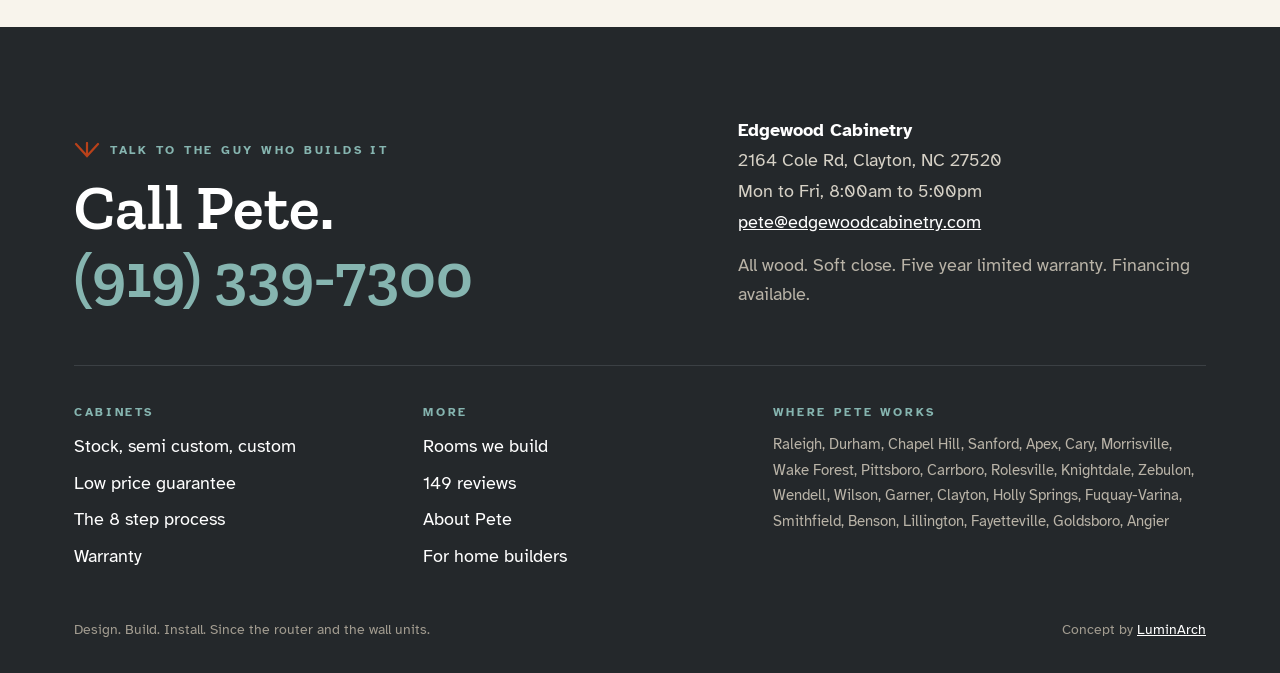
<file: builders.html>
<!doctype html><html lang="en" class="no-js"><head><meta charset="utf-8"><meta name="viewport" content="width=device-width,initial-scale=1">
<title>Custom Cabinets for Home Builders in the Triangle | Edgewood</title><meta name="description" content="Edgewood builds custom cabinetry for Triangle home builders: designed to your plans, installed on schedule, billed 50/40/10. Call Pete at (919) 339-7300 today."><link rel="canonical" href="https://edgewood-cabinetry-demo.vercel.app/builders.html">
<meta property="og:type" content="website"><meta property="og:site_name" content="Edgewood Cabinetry (concept)"><meta property="og:title" content="Custom Cabinets for Home Builders in the Triangle | Edgewood"><meta property="og:description" content="Edgewood builds custom cabinetry for Triangle home builders: designed to your plans, installed on schedule, billed 50/40/10. Call Pete at (919) 339-7300 today."><meta property="og:url" content="https://edgewood-cabinetry-demo.vercel.app/builders.html"><meta property="og:image" content="https://edgewood-cabinetry-demo.vercel.app/og.png">
<meta name="twitter:card" content="summary_large_image"><meta name="twitter:title" content="Custom Cabinets for Home Builders in the Triangle | Edgewood"><meta name="twitter:description" content="Edgewood builds custom cabinetry for Triangle home builders: designed to your plans, installed on schedule, billed 50/40/10. Call Pete at (919) 339-7300 today."><meta name="twitter:image" content="https://edgewood-cabinetry-demo.vercel.app/og.png">
<meta name="robots" content="noindex, nofollow"><!-- concept demo, not for indexing -->
<meta name="theme-color" content="#24282b">
<link rel="preconnect" href="https://fonts.googleapis.com"><link rel="preconnect" href="https://fonts.gstatic.com" crossorigin>
<link rel="preload" as="style" href="https://fonts.googleapis.com/css2?family=Atkinson+Hyperlegible:ital,wght@0,400;0,700;1,400&family=Zilla+Slab:wght@500;600;700&display=swap"><link rel="stylesheet" href="https://fonts.googleapis.com/css2?family=Atkinson+Hyperlegible:ital,wght@0,400;0,700;1,400&family=Zilla+Slab:wght@500;600;700&display=swap" media="print" onload="this.media='all'"><noscript><link rel="stylesheet" href="https://fonts.googleapis.com/css2?family=Atkinson+Hyperlegible:ital,wght@0,400;0,700;1,400&family=Zilla+Slab:wght@500;600;700&display=swap"></noscript>
<link rel="stylesheet" href="css/design-system.css"><link rel="stylesheet" href="css/components.css"><link rel="stylesheet" href="css/pages.css">
<link rel="icon" href="data:image/svg+xml,%3Csvg xmlns='http://www.w3.org/2000/svg' viewBox='0 0 26 26'%3E%3Crect width='26' height='26' fill='%2324282b'/%3E%3Cpath d='M5 7 L13 19 L21 7 M13 19 V6' stroke='%2386b5b0' stroke-width='2.4' fill='none'/%3E%3C/svg%3E">
<script>document.documentElement.classList.replace('no-js','js-ready')</script><script type="application/ld+json">[{"@context": "https://schema.org", "@type": "HomeAndConstructionBusiness", "name": "Edgewood Cabinetry", "alternateName": "Edgewood Custom Cabinetry", "url": "https://edgewoodcabinetry.com", "telephone": "+1-919-339-7300", "email": "pete@edgewoodcabinetry.com", "founder": {"@type": "Person", "name": "Pete Rafferty"}, "address": {"@type": "PostalAddress", "streetAddress": "2164 Cole Rd", "addressLocality": "Clayton", "addressRegion": "NC", "postalCode": "27520", "addressCountry": "US"}, "openingHours": "Mo-Fr 08:00-17:00", "areaServed": ["Raleigh", "Durham", "Chapel Hill", "Sanford", "Apex", "Cary", "Morrisville", "Wake Forest", "Pittsboro", "Carrboro", "Rolesville", "Knightdale", "Zebulon", "Wendell", "Wilson", "Garner", "Clayton", "Holly Springs", "Fuquay-Varina", "Smithfield", "Benson", "Lillington", "Fayetteville", "Goldsboro", "Angier"], "award": "2024 Triangle Parade of Homes Gold Medal ($1,800,000 to $1,930,000 category)", "image": "https://edgewood-cabinetry-demo.vercel.app/img/kitchen-perimeter.webp", "sameAs": ["https://facebook.com/286366191430", "https://reviews.birdeye.com/edgewood-custom-cabinetry-148996040070171"]}, {"@context": "https://schema.org", "@type": "BreadcrumbList", "itemListElement": [{"@type": "ListItem", "position": 1, "name": "Home", "item": "https://edgewood-cabinetry-demo.vercel.app/"}, {"@type": "ListItem", "position": 2, "name": "Builders", "item": "https://edgewood-cabinetry-demo.vercel.app/builders.html"}]}]</script></head><body>
<a class="skip" href="#main">Skip to content</a>
<div class="demo-bar">Concept by <a href="https://luminarch.pro">LuminArch</a>. Not the official Edgewood Cabinetry site. Photos are Edgewood&rsquo;s own, from edgewoodcabinetry.com, shown for this pitch only.</div>
<div class="util"><div class="wrap"><span>2164 Cole Rd, Clayton &middot; Mon to Fri, 8 to 5</span><span><a href="tel:+19193397300">(919) 339&#8209;7300</a> &nbsp;&middot;&nbsp; <a href="mailto:pete@edgewoodcabinetry.com">Email Pete</a></span></div></div>
<header class="top"><div class="wrap nav"><a class="mark" href="index.html"><span class="ec" aria-hidden="true">EC</span><span><b>Edgewood</b><small>Cabinetry &middot; Clayton NC</small></span></a>
<button class="menu-btn" aria-expanded="false" aria-controls="menu">Menu</button><ul id="menu"><li><a href="cabinets.html">Cabinets</a></li><li><a href="rooms.html">Rooms</a></li><li><a href="reviews.html">Reviews</a></li><li><a href="about.html">About Pete</a></li><li><a href="builders.html" aria-current="page">Builders</a></li></ul><a class="btn" href="estimate.html">Free estimate</a></div></header><main id="main">
<section class="page-head"><div class="wrap rv"><p class="crumbs"><a href="index.html">Home</a> / Builders</p><h1>For builders who want <em>one call</em> for cabinets.</h1>
<p class="lede">Custom cabinetry adapted to your plans and your buyer, from design consult to installation. Edgewood travels to the job depending on project size.</p></div></section>
<div class="wrap builders">
<section class="bill rv"><p class="kicker"><svg class="mark-v" viewBox="0 0 26 16" aria-hidden="true"><path d="M2 2 L13 14 L24 2 M13 14 V1"/></svg> Billing</p><div class="bill-bar"><span style="flex:50"><b>50%</b> down</span><span style="flex:40"><b>40%</b> on delivery</span><span style="flex:10"><b>10%</b> at completion</span></div></section>
<section class="b-points"><div class="bp rv"><h2>Fits any plan</h2><p>Custom work tailored to the architectural style and the buyer, from compact kitchens to full layouts.</p></div><div class="bp rv"><h2>On the schedule</h2><p>Edgewood handles design through installation and commits to finishing builder projects on schedule.</p></div><div class="bp rv"><h2>Proof on the Parade</h2><p>A Pittsboro home with Edgewood cabinetry took the 2024 Triangle Parade of Homes Gold Medal in the $1.8M to $1.93M category.</p></div><div class="bp rv"><h2>Three tiers</h2><p>Stock, semi custom and custom from one shop, so spec homes and custom builds can use the same partner.</p></div></section>
<p class="note rv"><strong>Placeholder:</strong> logos and short quotes from builders Edgewood has worked with, used with permission.</p>
<a class="btn rv" href="estimate.html?who=builder">Send Pete your plans <span aria-hidden="true">&rarr;</span></a>
</div></main><footer><div class="wrap">
<div class="foot-top"><div><p class="kicker" style="color:var(--sage)"><svg class="mark-v" viewBox="0 0 26 16" aria-hidden="true"><path d="M2 2 L13 14 L24 2 M13 14 V1"/></svg> Talk to the guy who builds it</p><p class="foot-call">Call Pete.<br><a href="tel:+19193397300">(919) 339&#8209;7300</a></p></div>
<div><address><strong style="color:#fff">Edgewood Cabinetry</strong><br>2164 Cole Rd, Clayton, NC 27520<br>Mon to Fri, 8:00am to 5:00pm<br><a href="mailto:pete@edgewoodcabinetry.com">pete@edgewoodcabinetry.com</a></address><p class="small">All wood. Soft close. Five year limited warranty. Financing available.</p></div></div>
<div class="foot-grid">
<div><h2>Cabinets</h2><ul><li><a href="cabinets.html">Stock, semi custom, custom</a></li><li><a href="cabinets.html#guarantee">Low price guarantee</a></li><li><a href="cabinets.html#process">The 8 step process</a></li><li><a href="cabinets.html#warranty">Warranty</a></li></ul></div>
<div><h2>More</h2><ul><li><a href="rooms.html">Rooms we build</a></li><li><a href="reviews.html">149 reviews</a></li><li><a href="about.html">About Pete</a></li><li><a href="builders.html">For home builders</a></li></ul></div>
<div><h2>Where Pete works</h2><p class="foot-towns">Raleigh, Durham, Chapel Hill, Sanford, Apex, Cary, Morrisville, Wake Forest, Pittsboro, Carrboro, Rolesville, Knightdale, Zebulon, Wendell, Wilson, Garner, Clayton, Holly Springs, Fuquay-Varina, Smithfield, Benson, Lillington, Fayetteville, Goldsboro, Angier</p></div>
</div>
<div class="foot-row"><span>Design. Build. Install. Since the router and the wall units.</span><span>Concept by <a href="https://luminarch.pro">LuminArch</a></span></div></div></footer>
<script src="js/main.js"></script></body></html>
</file>
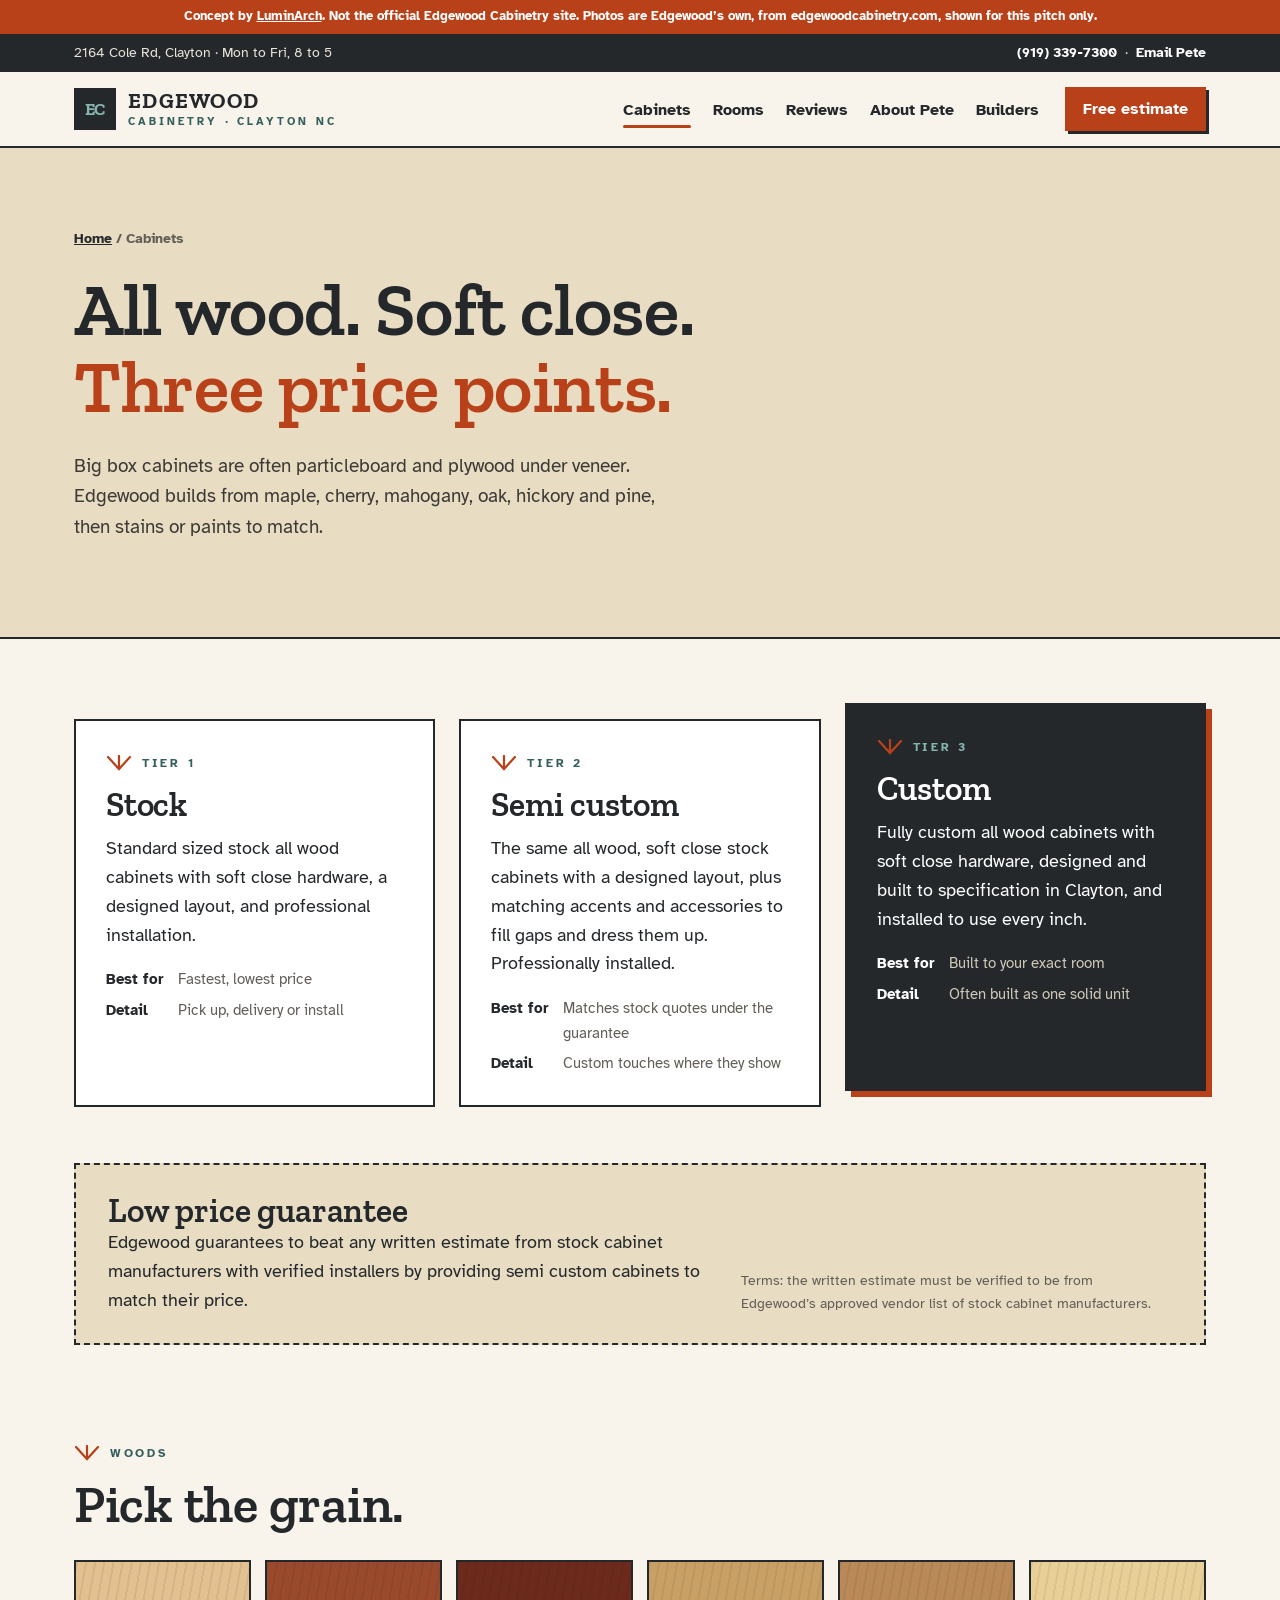
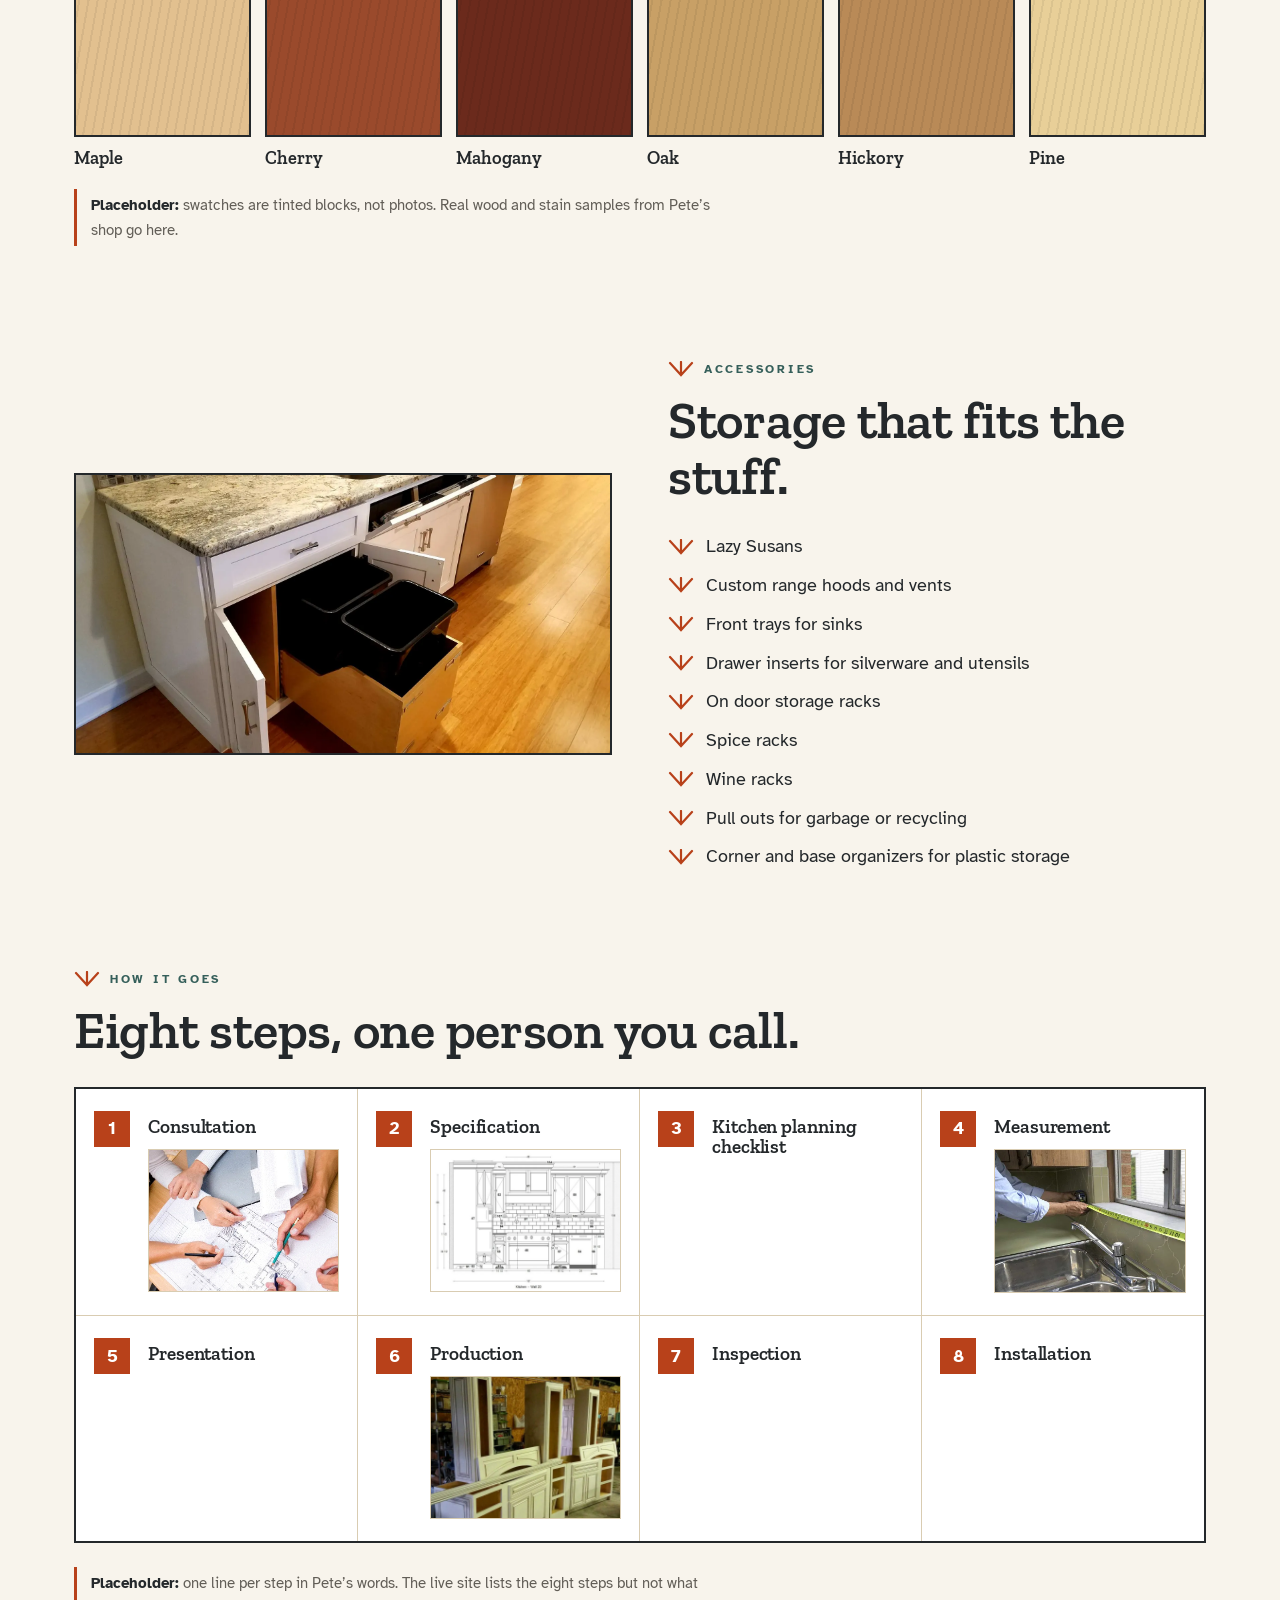
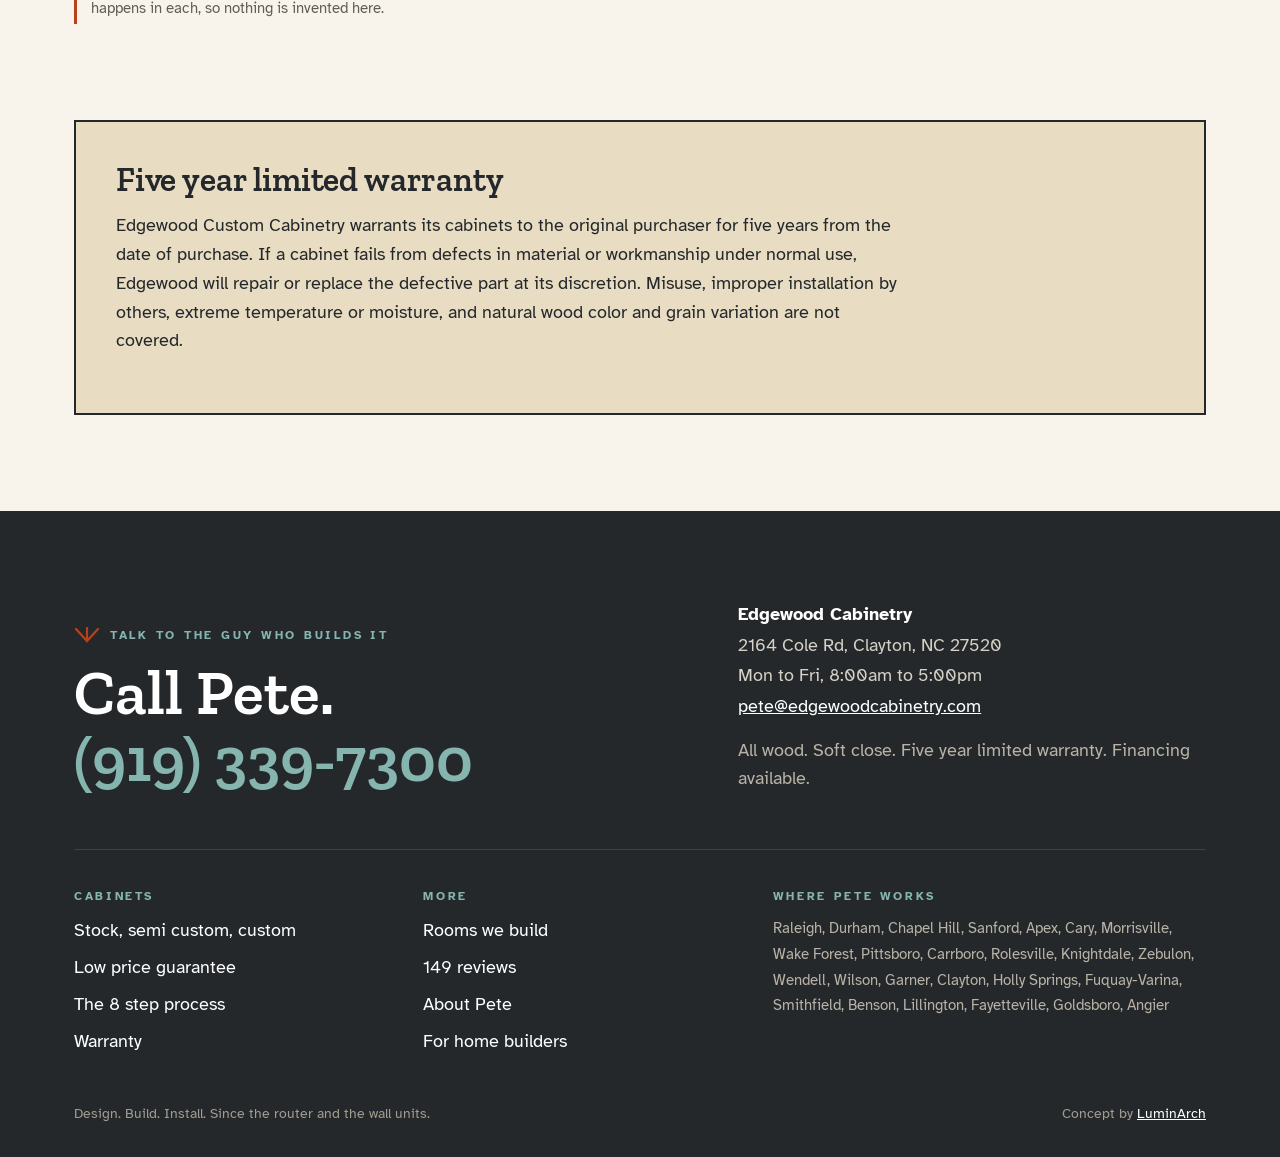
<file: cabinets.html>
<!doctype html><html lang="en" class="no-js"><head><meta charset="utf-8"><meta name="viewport" content="width=device-width,initial-scale=1">
<title>Stock, Semi Custom and Custom Cabinets | Edgewood Cabinetry</title><meta name="description" content="Compare Edgewood stock, semi custom and fully custom all wood cabinets, the low price guarantee, wood choices and the 8 step process. Get a free estimate today."><link rel="canonical" href="https://edgewood-cabinetry-demo.vercel.app/cabinets.html">
<meta property="og:type" content="website"><meta property="og:site_name" content="Edgewood Cabinetry (concept)"><meta property="og:title" content="Stock, Semi Custom and Custom Cabinets | Edgewood Cabinetry"><meta property="og:description" content="Compare Edgewood stock, semi custom and fully custom all wood cabinets, the low price guarantee, wood choices and the 8 step process. Get a free estimate today."><meta property="og:url" content="https://edgewood-cabinetry-demo.vercel.app/cabinets.html"><meta property="og:image" content="https://edgewood-cabinetry-demo.vercel.app/og.png">
<meta name="twitter:card" content="summary_large_image"><meta name="twitter:title" content="Stock, Semi Custom and Custom Cabinets | Edgewood Cabinetry"><meta name="twitter:description" content="Compare Edgewood stock, semi custom and fully custom all wood cabinets, the low price guarantee, wood choices and the 8 step process. Get a free estimate today."><meta name="twitter:image" content="https://edgewood-cabinetry-demo.vercel.app/og.png">
<meta name="robots" content="noindex, nofollow"><!-- concept demo, not for indexing -->
<meta name="theme-color" content="#24282b">
<link rel="preconnect" href="https://fonts.googleapis.com"><link rel="preconnect" href="https://fonts.gstatic.com" crossorigin>
<link rel="preload" as="style" href="https://fonts.googleapis.com/css2?family=Atkinson+Hyperlegible:ital,wght@0,400;0,700;1,400&family=Zilla+Slab:wght@500;600;700&display=swap"><link rel="stylesheet" href="https://fonts.googleapis.com/css2?family=Atkinson+Hyperlegible:ital,wght@0,400;0,700;1,400&family=Zilla+Slab:wght@500;600;700&display=swap" media="print" onload="this.media='all'"><noscript><link rel="stylesheet" href="https://fonts.googleapis.com/css2?family=Atkinson+Hyperlegible:ital,wght@0,400;0,700;1,400&family=Zilla+Slab:wght@500;600;700&display=swap"></noscript>
<link rel="stylesheet" href="css/design-system.css"><link rel="stylesheet" href="css/components.css"><link rel="stylesheet" href="css/pages.css">
<link rel="icon" href="data:image/svg+xml,%3Csvg xmlns='http://www.w3.org/2000/svg' viewBox='0 0 26 26'%3E%3Crect width='26' height='26' fill='%2324282b'/%3E%3Cpath d='M5 7 L13 19 L21 7 M13 19 V6' stroke='%2386b5b0' stroke-width='2.4' fill='none'/%3E%3C/svg%3E">
<script>document.documentElement.classList.replace('no-js','js-ready')</script><script type="application/ld+json">[{"@context": "https://schema.org", "@type": "HomeAndConstructionBusiness", "name": "Edgewood Cabinetry", "alternateName": "Edgewood Custom Cabinetry", "url": "https://edgewoodcabinetry.com", "telephone": "+1-919-339-7300", "email": "pete@edgewoodcabinetry.com", "founder": {"@type": "Person", "name": "Pete Rafferty"}, "address": {"@type": "PostalAddress", "streetAddress": "2164 Cole Rd", "addressLocality": "Clayton", "addressRegion": "NC", "postalCode": "27520", "addressCountry": "US"}, "openingHours": "Mo-Fr 08:00-17:00", "areaServed": ["Raleigh", "Durham", "Chapel Hill", "Sanford", "Apex", "Cary", "Morrisville", "Wake Forest", "Pittsboro", "Carrboro", "Rolesville", "Knightdale", "Zebulon", "Wendell", "Wilson", "Garner", "Clayton", "Holly Springs", "Fuquay-Varina", "Smithfield", "Benson", "Lillington", "Fayetteville", "Goldsboro", "Angier"], "award": "2024 Triangle Parade of Homes Gold Medal ($1,800,000 to $1,930,000 category)", "image": "https://edgewood-cabinetry-demo.vercel.app/img/kitchen-perimeter.webp", "sameAs": ["https://facebook.com/286366191430", "https://reviews.birdeye.com/edgewood-custom-cabinetry-148996040070171"]}, {"@context": "https://schema.org", "@type": "BreadcrumbList", "itemListElement": [{"@type": "ListItem", "position": 1, "name": "Home", "item": "https://edgewood-cabinetry-demo.vercel.app/"}, {"@type": "ListItem", "position": 2, "name": "Cabinets", "item": "https://edgewood-cabinetry-demo.vercel.app/cabinets.html"}]}, {"@context": "https://schema.org", "@type": "Service", "name": "Stock cabinets", "provider": {"@type": "HomeAndConstructionBusiness", "name": "Edgewood Cabinetry"}, "areaServed": "Raleigh, NC"}, {"@context": "https://schema.org", "@type": "Service", "name": "Semi custom cabinets", "provider": {"@type": "HomeAndConstructionBusiness", "name": "Edgewood Cabinetry"}, "areaServed": "Raleigh, NC"}, {"@context": "https://schema.org", "@type": "Service", "name": "Custom cabinets", "provider": {"@type": "HomeAndConstructionBusiness", "name": "Edgewood Cabinetry"}, "areaServed": "Raleigh, NC"}]</script></head><body>
<a class="skip" href="#main">Skip to content</a>
<div class="demo-bar">Concept by <a href="https://luminarch.pro">LuminArch</a>. Not the official Edgewood Cabinetry site. Photos are Edgewood&rsquo;s own, from edgewoodcabinetry.com, shown for this pitch only.</div>
<div class="util"><div class="wrap"><span>2164 Cole Rd, Clayton &middot; Mon to Fri, 8 to 5</span><span><a href="tel:+19193397300">(919) 339&#8209;7300</a> &nbsp;&middot;&nbsp; <a href="mailto:pete@edgewoodcabinetry.com">Email Pete</a></span></div></div>
<header class="top"><div class="wrap nav"><a class="mark" href="index.html"><span class="ec" aria-hidden="true">EC</span><span><b>Edgewood</b><small>Cabinetry &middot; Clayton NC</small></span></a>
<button class="menu-btn" aria-expanded="false" aria-controls="menu">Menu</button><ul id="menu"><li><a href="cabinets.html" aria-current="page">Cabinets</a></li><li><a href="rooms.html">Rooms</a></li><li><a href="reviews.html">Reviews</a></li><li><a href="about.html">About Pete</a></li><li><a href="builders.html">Builders</a></li></ul><a class="btn" href="estimate.html">Free estimate</a></div></header><main id="main">
<section class="page-head"><div class="wrap rv"><p class="crumbs"><a href="index.html">Home</a> / Cabinets</p><h1>All wood. Soft close. <em>Three price points.</em></h1>
<p class="lede">Big box cabinets are often particleboard and plywood under veneer. Edgewood builds from maple, cherry, mahogany, oak, hickory and pine, then stains or paints to match.</p></div></section>
<div class="wrap">
<section class="tier-cards"><article class="tc rv"><p class="kicker"><svg class="mark-v" viewBox="0 0 26 16" aria-hidden="true"><path d="M2 2 L13 14 L24 2 M13 14 V1"/></svg> Tier 1</p><h2>Stock</h2><p>Standard sized stock all wood cabinets with soft close hardware, a designed layout, and professional installation.</p><dl><dt>Best for</dt><dd>Fastest, lowest price</dd><dt>Detail</dt><dd>Pick up, delivery or install</dd></dl></article><article class="tc rv"><p class="kicker"><svg class="mark-v" viewBox="0 0 26 16" aria-hidden="true"><path d="M2 2 L13 14 L24 2 M13 14 V1"/></svg> Tier 2</p><h2>Semi custom</h2><p>The same all wood, soft close stock cabinets with a designed layout, plus matching accents and accessories to fill gaps and dress them up. Professionally installed.</p><dl><dt>Best for</dt><dd>Matches stock quotes under the guarantee</dd><dt>Detail</dt><dd>Custom touches where they show</dd></dl></article><article class="tc rv tc--hi"><p class="kicker"><svg class="mark-v" viewBox="0 0 26 16" aria-hidden="true"><path d="M2 2 L13 14 L24 2 M13 14 V1"/></svg> Tier 3</p><h2>Custom</h2><p>Fully custom all wood cabinets with soft close hardware, designed and built to specification in Clayton, and installed to use every inch.</p><dl><dt>Best for</dt><dd>Built to your exact room</dd><dt>Detail</dt><dd>Often built as one solid unit</dd></dl></article></section>
<section class="guarantee guarantee--wide rv" id="guarantee"><div><h2>Low price guarantee</h2><p>Edgewood guarantees to beat any written estimate from stock cabinet manufacturers with verified installers by providing semi custom cabinets to match their price.</p></div><p class="fine">Terms: the written estimate must be verified to be from Edgewood&rsquo;s approved vendor list of stock cabinet manufacturers.</p></section>
<section class="woods" aria-labelledby="w-h"><div class="rv"><p class="kicker"><svg class="mark-v" viewBox="0 0 26 16" aria-hidden="true"><path d="M2 2 L13 14 L24 2 M13 14 V1"/></svg> Woods</p><h2 id="w-h">Pick the grain.</h2></div>
<ul class="wood-list"><li class="rv"><span class="sw sw--maple" aria-hidden="true"></span>Maple</li><li class="rv"><span class="sw sw--cherry" aria-hidden="true"></span>Cherry</li><li class="rv"><span class="sw sw--mahogany" aria-hidden="true"></span>Mahogany</li><li class="rv"><span class="sw sw--oak" aria-hidden="true"></span>Oak</li><li class="rv"><span class="sw sw--hickory" aria-hidden="true"></span>Hickory</li><li class="rv"><span class="sw sw--pine" aria-hidden="true"></span>Pine</li></ul>
<p class="note rv"><strong>Placeholder:</strong> swatches are tinted blocks, not photos. Real wood and stain samples from Pete&rsquo;s shop go here.</p></section>
<section class="acc" aria-labelledby="ac-h"><figure class="rv"><img src="img/accessories.webp" alt="Kitchen cabinet storage accessories" loading="lazy" decoding="async"></figure><div class="rv"><p class="kicker"><svg class="mark-v" viewBox="0 0 26 16" aria-hidden="true"><path d="M2 2 L13 14 L24 2 M13 14 V1"/></svg> Accessories</p><h2 id="ac-h">Storage that fits the stuff.</h2>
<ul class="ticks"><li><svg class="mark-v" viewBox="0 0 26 16" aria-hidden="true"><path d="M2 2 L13 14 L24 2 M13 14 V1"/></svg>Lazy Susans</li><li><svg class="mark-v" viewBox="0 0 26 16" aria-hidden="true"><path d="M2 2 L13 14 L24 2 M13 14 V1"/></svg>Custom range hoods and vents</li><li><svg class="mark-v" viewBox="0 0 26 16" aria-hidden="true"><path d="M2 2 L13 14 L24 2 M13 14 V1"/></svg>Front trays for sinks</li><li><svg class="mark-v" viewBox="0 0 26 16" aria-hidden="true"><path d="M2 2 L13 14 L24 2 M13 14 V1"/></svg>Drawer inserts for silverware and utensils</li><li><svg class="mark-v" viewBox="0 0 26 16" aria-hidden="true"><path d="M2 2 L13 14 L24 2 M13 14 V1"/></svg>On door storage racks</li><li><svg class="mark-v" viewBox="0 0 26 16" aria-hidden="true"><path d="M2 2 L13 14 L24 2 M13 14 V1"/></svg>Spice racks</li><li><svg class="mark-v" viewBox="0 0 26 16" aria-hidden="true"><path d="M2 2 L13 14 L24 2 M13 14 V1"/></svg>Wine racks</li><li><svg class="mark-v" viewBox="0 0 26 16" aria-hidden="true"><path d="M2 2 L13 14 L24 2 M13 14 V1"/></svg>Pull outs for garbage or recycling</li><li><svg class="mark-v" viewBox="0 0 26 16" aria-hidden="true"><path d="M2 2 L13 14 L24 2 M13 14 V1"/></svg>Corner and base organizers for plastic storage</li></ul></div></section>
<section class="process" id="process" aria-labelledby="pr-h"><div class="rv"><p class="kicker"><svg class="mark-v" viewBox="0 0 26 16" aria-hidden="true"><path d="M2 2 L13 14 L24 2 M13 14 V1"/></svg> How it goes</p><h2 id="pr-h">Eight steps, one person you call.</h2></div>
<ol class="steps"><li class="rv"><span class="sn">1</span><div><h3>Consultation</h3><img src="img/step-consultation.webp" alt="Consultation step" loading="lazy" decoding="async"></div></li><li class="rv"><span class="sn">2</span><div><h3>Specification</h3><img src="img/step-elevations.webp" alt="Specification step" loading="lazy" decoding="async"></div></li><li class="rv"><span class="sn">3</span><div><h3>Kitchen planning checklist</h3></div></li><li class="rv"><span class="sn">4</span><div><h3>Measurement</h3><img src="img/step-measure.webp" alt="Measurement step" loading="lazy" decoding="async"></div></li><li class="rv"><span class="sn">5</span><div><h3>Presentation</h3></div></li><li class="rv"><span class="sn">6</span><div><h3>Production</h3><img src="img/shop-production.webp" alt="Production step" loading="lazy" decoding="async"></div></li><li class="rv"><span class="sn">7</span><div><h3>Inspection</h3></div></li><li class="rv"><span class="sn">8</span><div><h3>Installation</h3></div></li></ol>
<p class="note rv"><strong>Placeholder:</strong> one line per step in Pete&rsquo;s words. The live site lists the eight steps but not what happens in each, so nothing is invented here.</p></section>
<section class="warranty rv" id="warranty"><h2>Five year limited warranty</h2><p>Edgewood Custom Cabinetry warrants its cabinets to the original purchaser for five years from the date of purchase. If a cabinet fails from defects in material or workmanship under normal use, Edgewood will repair or replace the defective part at its discretion. Misuse, improper installation by others, extreme temperature or moisture, and natural wood color and grain variation are not covered.</p></section>
</div></main><footer><div class="wrap">
<div class="foot-top"><div><p class="kicker" style="color:var(--sage)"><svg class="mark-v" viewBox="0 0 26 16" aria-hidden="true"><path d="M2 2 L13 14 L24 2 M13 14 V1"/></svg> Talk to the guy who builds it</p><p class="foot-call">Call Pete.<br><a href="tel:+19193397300">(919) 339&#8209;7300</a></p></div>
<div><address><strong style="color:#fff">Edgewood Cabinetry</strong><br>2164 Cole Rd, Clayton, NC 27520<br>Mon to Fri, 8:00am to 5:00pm<br><a href="mailto:pete@edgewoodcabinetry.com">pete@edgewoodcabinetry.com</a></address><p class="small">All wood. Soft close. Five year limited warranty. Financing available.</p></div></div>
<div class="foot-grid">
<div><h2>Cabinets</h2><ul><li><a href="cabinets.html">Stock, semi custom, custom</a></li><li><a href="cabinets.html#guarantee">Low price guarantee</a></li><li><a href="cabinets.html#process">The 8 step process</a></li><li><a href="cabinets.html#warranty">Warranty</a></li></ul></div>
<div><h2>More</h2><ul><li><a href="rooms.html">Rooms we build</a></li><li><a href="reviews.html">149 reviews</a></li><li><a href="about.html">About Pete</a></li><li><a href="builders.html">For home builders</a></li></ul></div>
<div><h2>Where Pete works</h2><p class="foot-towns">Raleigh, Durham, Chapel Hill, Sanford, Apex, Cary, Morrisville, Wake Forest, Pittsboro, Carrboro, Rolesville, Knightdale, Zebulon, Wendell, Wilson, Garner, Clayton, Holly Springs, Fuquay-Varina, Smithfield, Benson, Lillington, Fayetteville, Goldsboro, Angier</p></div>
</div>
<div class="foot-row"><span>Design. Build. Install. Since the router and the wall units.</span><span>Concept by <a href="https://luminarch.pro">LuminArch</a></span></div></div></footer>
<script src="js/main.js"></script></body></html>
</file>
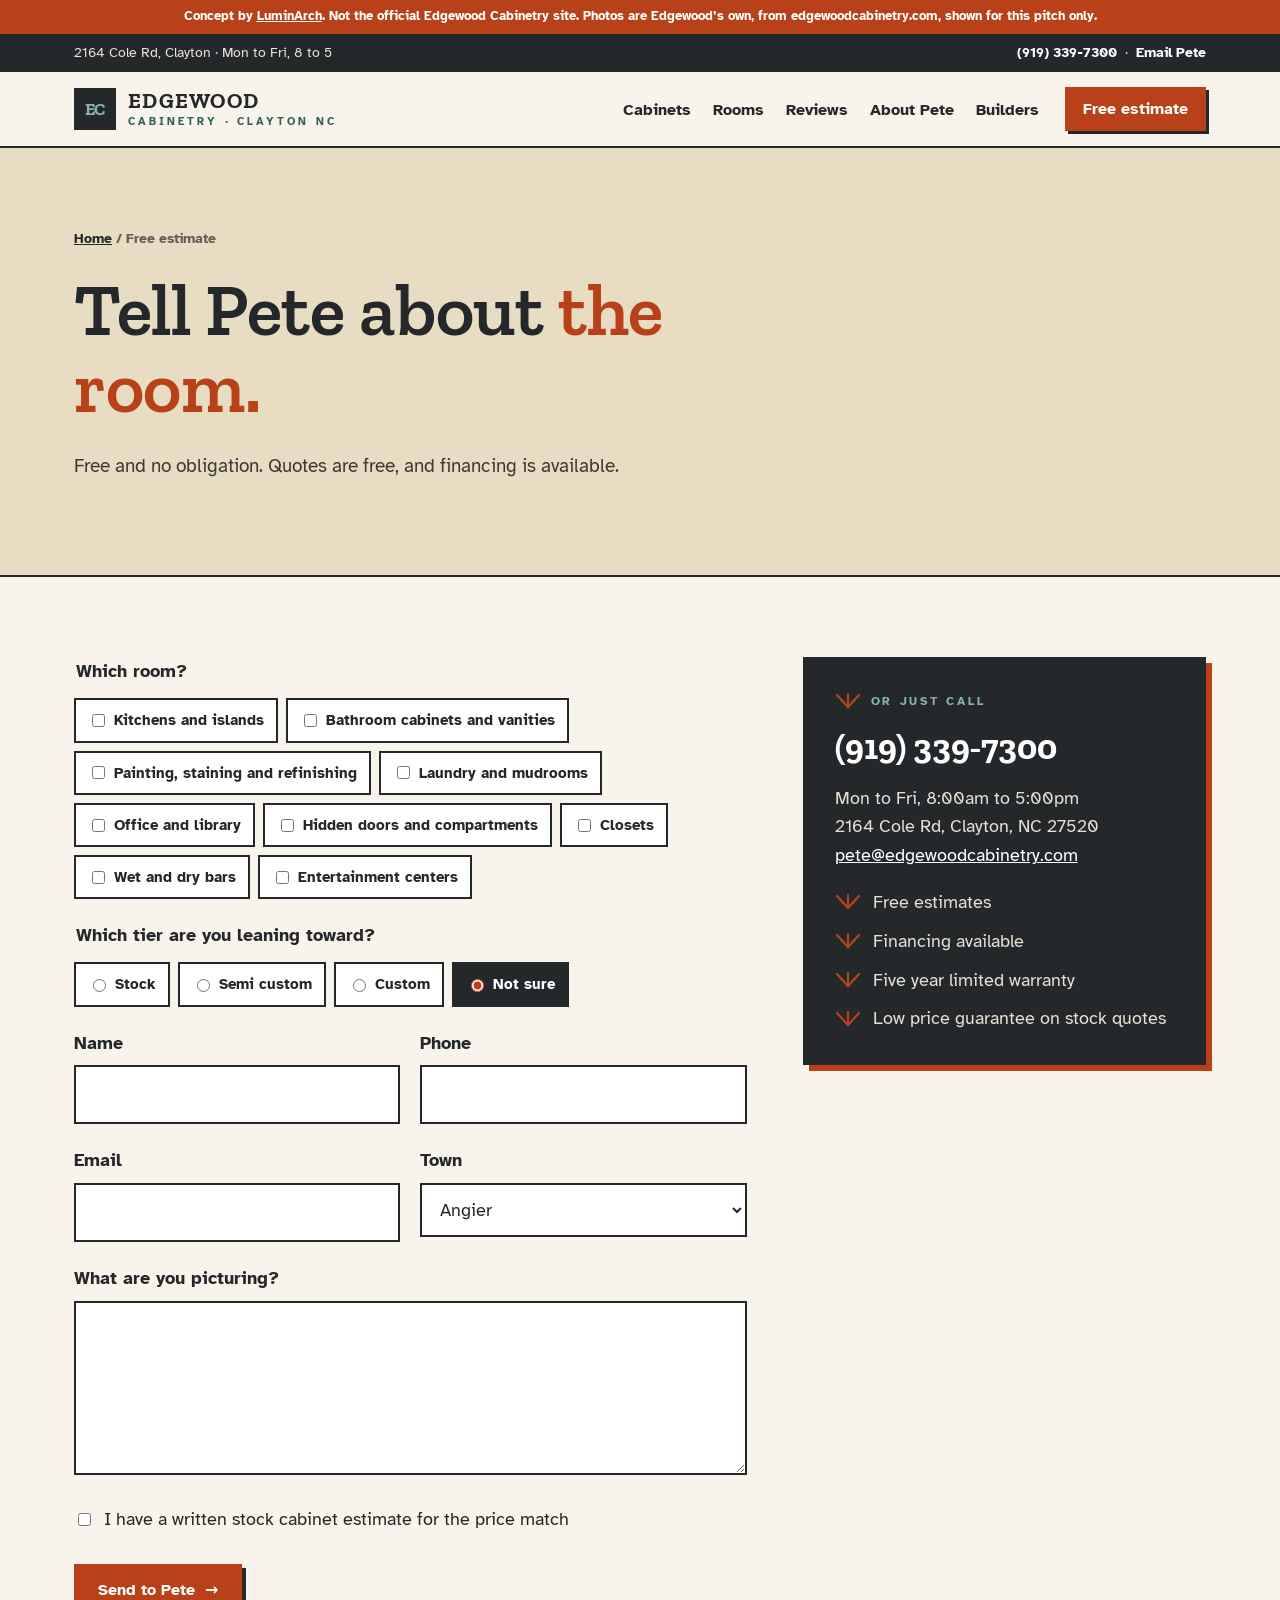
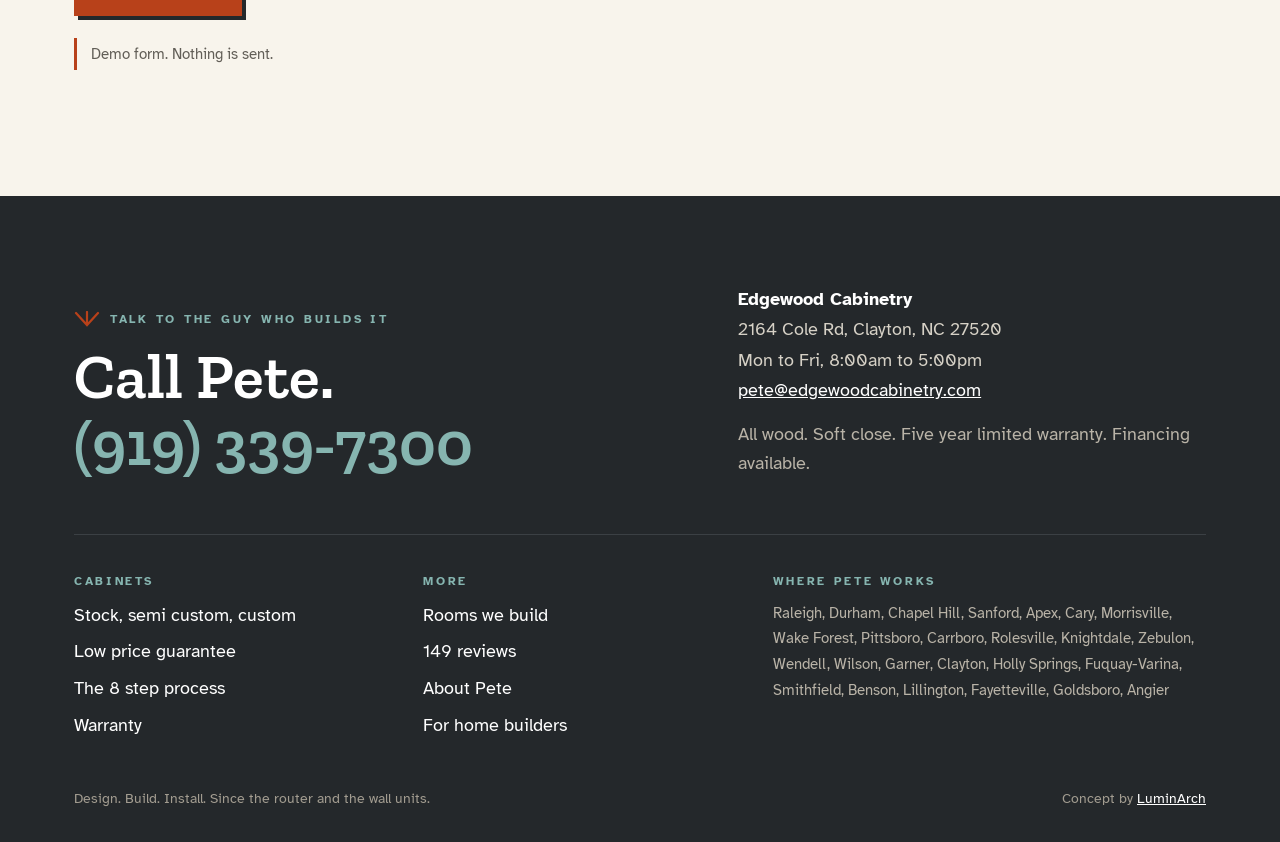
<file: estimate.html>
<!doctype html><html lang="en" class="no-js"><head><meta charset="utf-8"><meta name="viewport" content="width=device-width,initial-scale=1">
<title>Free Custom Cabinet Estimate in the Triangle | Edgewood</title><meta name="description" content="Ask Pete Rafferty for a free, no obligation cabinet estimate. Kitchens, baths, built ins and more across Raleigh, Clayton and 23 more towns. Financing available."><link rel="canonical" href="https://edgewood-cabinetry-demo.vercel.app/estimate.html">
<meta property="og:type" content="website"><meta property="og:site_name" content="Edgewood Cabinetry (concept)"><meta property="og:title" content="Free Custom Cabinet Estimate in the Triangle | Edgewood"><meta property="og:description" content="Ask Pete Rafferty for a free, no obligation cabinet estimate. Kitchens, baths, built ins and more across Raleigh, Clayton and 23 more towns. Financing available."><meta property="og:url" content="https://edgewood-cabinetry-demo.vercel.app/estimate.html"><meta property="og:image" content="https://edgewood-cabinetry-demo.vercel.app/og.png">
<meta name="twitter:card" content="summary_large_image"><meta name="twitter:title" content="Free Custom Cabinet Estimate in the Triangle | Edgewood"><meta name="twitter:description" content="Ask Pete Rafferty for a free, no obligation cabinet estimate. Kitchens, baths, built ins and more across Raleigh, Clayton and 23 more towns. Financing available."><meta name="twitter:image" content="https://edgewood-cabinetry-demo.vercel.app/og.png">
<meta name="robots" content="noindex, nofollow"><!-- concept demo, not for indexing -->
<meta name="theme-color" content="#24282b">
<link rel="preconnect" href="https://fonts.googleapis.com"><link rel="preconnect" href="https://fonts.gstatic.com" crossorigin>
<link rel="preload" as="style" href="https://fonts.googleapis.com/css2?family=Atkinson+Hyperlegible:ital,wght@0,400;0,700;1,400&family=Zilla+Slab:wght@500;600;700&display=swap"><link rel="stylesheet" href="https://fonts.googleapis.com/css2?family=Atkinson+Hyperlegible:ital,wght@0,400;0,700;1,400&family=Zilla+Slab:wght@500;600;700&display=swap" media="print" onload="this.media='all'"><noscript><link rel="stylesheet" href="https://fonts.googleapis.com/css2?family=Atkinson+Hyperlegible:ital,wght@0,400;0,700;1,400&family=Zilla+Slab:wght@500;600;700&display=swap"></noscript>
<link rel="stylesheet" href="css/design-system.css"><link rel="stylesheet" href="css/components.css"><link rel="stylesheet" href="css/pages.css">
<link rel="icon" href="data:image/svg+xml,%3Csvg xmlns='http://www.w3.org/2000/svg' viewBox='0 0 26 26'%3E%3Crect width='26' height='26' fill='%2324282b'/%3E%3Cpath d='M5 7 L13 19 L21 7 M13 19 V6' stroke='%2386b5b0' stroke-width='2.4' fill='none'/%3E%3C/svg%3E">
<script>document.documentElement.classList.replace('no-js','js-ready')</script><script type="application/ld+json">[{"@context": "https://schema.org", "@type": "HomeAndConstructionBusiness", "name": "Edgewood Cabinetry", "alternateName": "Edgewood Custom Cabinetry", "url": "https://edgewoodcabinetry.com", "telephone": "+1-919-339-7300", "email": "pete@edgewoodcabinetry.com", "founder": {"@type": "Person", "name": "Pete Rafferty"}, "address": {"@type": "PostalAddress", "streetAddress": "2164 Cole Rd", "addressLocality": "Clayton", "addressRegion": "NC", "postalCode": "27520", "addressCountry": "US"}, "openingHours": "Mo-Fr 08:00-17:00", "areaServed": ["Raleigh", "Durham", "Chapel Hill", "Sanford", "Apex", "Cary", "Morrisville", "Wake Forest", "Pittsboro", "Carrboro", "Rolesville", "Knightdale", "Zebulon", "Wendell", "Wilson", "Garner", "Clayton", "Holly Springs", "Fuquay-Varina", "Smithfield", "Benson", "Lillington", "Fayetteville", "Goldsboro", "Angier"], "award": "2024 Triangle Parade of Homes Gold Medal ($1,800,000 to $1,930,000 category)", "image": "https://edgewood-cabinetry-demo.vercel.app/img/kitchen-perimeter.webp", "sameAs": ["https://facebook.com/286366191430", "https://reviews.birdeye.com/edgewood-custom-cabinetry-148996040070171"]}, {"@context": "https://schema.org", "@type": "BreadcrumbList", "itemListElement": [{"@type": "ListItem", "position": 1, "name": "Home", "item": "https://edgewood-cabinetry-demo.vercel.app/"}, {"@type": "ListItem", "position": 2, "name": "Free estimate", "item": "https://edgewood-cabinetry-demo.vercel.app/estimate.html"}]}]</script></head><body>
<a class="skip" href="#main">Skip to content</a>
<div class="demo-bar">Concept by <a href="https://luminarch.pro">LuminArch</a>. Not the official Edgewood Cabinetry site. Photos are Edgewood&rsquo;s own, from edgewoodcabinetry.com, shown for this pitch only.</div>
<div class="util"><div class="wrap"><span>2164 Cole Rd, Clayton &middot; Mon to Fri, 8 to 5</span><span><a href="tel:+19193397300">(919) 339&#8209;7300</a> &nbsp;&middot;&nbsp; <a href="mailto:pete@edgewoodcabinetry.com">Email Pete</a></span></div></div>
<header class="top"><div class="wrap nav"><a class="mark" href="index.html"><span class="ec" aria-hidden="true">EC</span><span><b>Edgewood</b><small>Cabinetry &middot; Clayton NC</small></span></a>
<button class="menu-btn" aria-expanded="false" aria-controls="menu">Menu</button><ul id="menu"><li><a href="cabinets.html">Cabinets</a></li><li><a href="rooms.html">Rooms</a></li><li><a href="reviews.html">Reviews</a></li><li><a href="about.html">About Pete</a></li><li><a href="builders.html">Builders</a></li></ul><a class="btn" href="estimate.html">Free estimate</a></div></header><main id="main">
<section class="page-head"><div class="wrap rv"><p class="crumbs"><a href="index.html">Home</a> / Free estimate</p><h1>Tell Pete about <em>the room.</em></h1><p class="lede">Free and no obligation. Quotes are free, and financing is available.</p></div></section>
<div class="wrap est-grid">
<form id="qform" class="rv" novalidate>
<fieldset><legend>Which room?</legend><div class="chips-in"><label><input type="checkbox" name="room" value="kitchens"> Kitchens and islands</label><label><input type="checkbox" name="room" value="baths"> Bathroom cabinets and vanities</label><label><input type="checkbox" name="room" value="refinish"> Painting, staining and refinishing</label><label><input type="checkbox" name="room" value="laundry"> Laundry and mudrooms</label><label><input type="checkbox" name="room" value="office"> Office and library</label><label><input type="checkbox" name="room" value="hidden"> Hidden doors and compartments</label><label><input type="checkbox" name="room" value="closets"> Closets</label><label><input type="checkbox" name="room" value="bars"> Wet and dry bars</label><label><input type="checkbox" name="room" value="entertainment"> Entertainment centers</label></div></fieldset>
<fieldset><legend>Which tier are you leaning toward?</legend><div class="chips-in"><label><input type="radio" name="tier" value="Stock"> Stock</label><label><input type="radio" name="tier" value="Semi custom"> Semi custom</label><label><input type="radio" name="tier" value="Custom"> Custom</label><label><input type="radio" name="tier" value="Not sure" checked> Not sure</label></div></fieldset>
<div class="two"><div class="field"><label for="n">Name</label><input id="n" name="name" autocomplete="name" required></div><div class="field"><label for="p">Phone</label><input id="p" name="tel" type="tel" autocomplete="tel" required></div></div>
<div class="two"><div class="field"><label for="e">Email</label><input id="e" name="email" type="email" autocomplete="email" required></div><div class="field"><label for="t">Town</label><select id="t" name="town"><option>Angier</option><option>Apex</option><option>Benson</option><option>Carrboro</option><option>Cary</option><option>Chapel Hill</option><option>Clayton</option><option>Durham</option><option>Fayetteville</option><option>Fuquay-Varina</option><option>Garner</option><option>Goldsboro</option><option>Holly Springs</option><option>Knightdale</option><option>Lillington</option><option>Morrisville</option><option>Pittsboro</option><option>Raleigh</option><option>Rolesville</option><option>Sanford</option><option>Smithfield</option><option>Wake Forest</option><option>Wendell</option><option>Wilson</option><option>Zebulon</option><option>Somewhere else</option></select></div></div>
<div class="field"><label for="m">What are you picturing?</label><textarea id="m" name="msg" rows="5"></textarea></div>
<div class="field check"><label><input type="checkbox" name="quote"> I have a written stock cabinet estimate for the price match</label></div>
<button class="btn" type="submit">Send to Pete <span aria-hidden="true">&rarr;</span></button>
<p class="note" id="qmsg" role="status">Demo form. Nothing is sent.</p></form>
<aside class="rv"><div class="est-card"><p class="kicker" style="color:var(--sage)"><svg class="mark-v" viewBox="0 0 26 16" aria-hidden="true"><path d="M2 2 L13 14 L24 2 M13 14 V1"/></svg> Or just call</p><a class="phone" href="tel:+19193397300">(919) 339&#8209;7300</a><p>Mon to Fri, 8:00am to 5:00pm<br>2164 Cole Rd, Clayton, NC 27520<br><a href="mailto:pete@edgewoodcabinetry.com">pete@edgewoodcabinetry.com</a></p>
<ul class="ticks ticks--dark"><li><svg class="mark-v" viewBox="0 0 26 16" aria-hidden="true"><path d="M2 2 L13 14 L24 2 M13 14 V1"/></svg>Free estimates</li><li><svg class="mark-v" viewBox="0 0 26 16" aria-hidden="true"><path d="M2 2 L13 14 L24 2 M13 14 V1"/></svg>Financing available</li><li><svg class="mark-v" viewBox="0 0 26 16" aria-hidden="true"><path d="M2 2 L13 14 L24 2 M13 14 V1"/></svg>Five year limited warranty</li><li><svg class="mark-v" viewBox="0 0 26 16" aria-hidden="true"><path d="M2 2 L13 14 L24 2 M13 14 V1"/></svg>Low price guarantee on stock quotes</li></ul></div></aside>
</div></main><footer><div class="wrap">
<div class="foot-top"><div><p class="kicker" style="color:var(--sage)"><svg class="mark-v" viewBox="0 0 26 16" aria-hidden="true"><path d="M2 2 L13 14 L24 2 M13 14 V1"/></svg> Talk to the guy who builds it</p><p class="foot-call">Call Pete.<br><a href="tel:+19193397300">(919) 339&#8209;7300</a></p></div>
<div><address><strong style="color:#fff">Edgewood Cabinetry</strong><br>2164 Cole Rd, Clayton, NC 27520<br>Mon to Fri, 8:00am to 5:00pm<br><a href="mailto:pete@edgewoodcabinetry.com">pete@edgewoodcabinetry.com</a></address><p class="small">All wood. Soft close. Five year limited warranty. Financing available.</p></div></div>
<div class="foot-grid">
<div><h2>Cabinets</h2><ul><li><a href="cabinets.html">Stock, semi custom, custom</a></li><li><a href="cabinets.html#guarantee">Low price guarantee</a></li><li><a href="cabinets.html#process">The 8 step process</a></li><li><a href="cabinets.html#warranty">Warranty</a></li></ul></div>
<div><h2>More</h2><ul><li><a href="rooms.html">Rooms we build</a></li><li><a href="reviews.html">149 reviews</a></li><li><a href="about.html">About Pete</a></li><li><a href="builders.html">For home builders</a></li></ul></div>
<div><h2>Where Pete works</h2><p class="foot-towns">Raleigh, Durham, Chapel Hill, Sanford, Apex, Cary, Morrisville, Wake Forest, Pittsboro, Carrboro, Rolesville, Knightdale, Zebulon, Wendell, Wilson, Garner, Clayton, Holly Springs, Fuquay-Varina, Smithfield, Benson, Lillington, Fayetteville, Goldsboro, Angier</p></div>
</div>
<div class="foot-row"><span>Design. Build. Install. Since the router and the wall units.</span><span>Concept by <a href="https://luminarch.pro">LuminArch</a></span></div></div></footer>
<script src="js/main.js"></script></body></html>
</file>
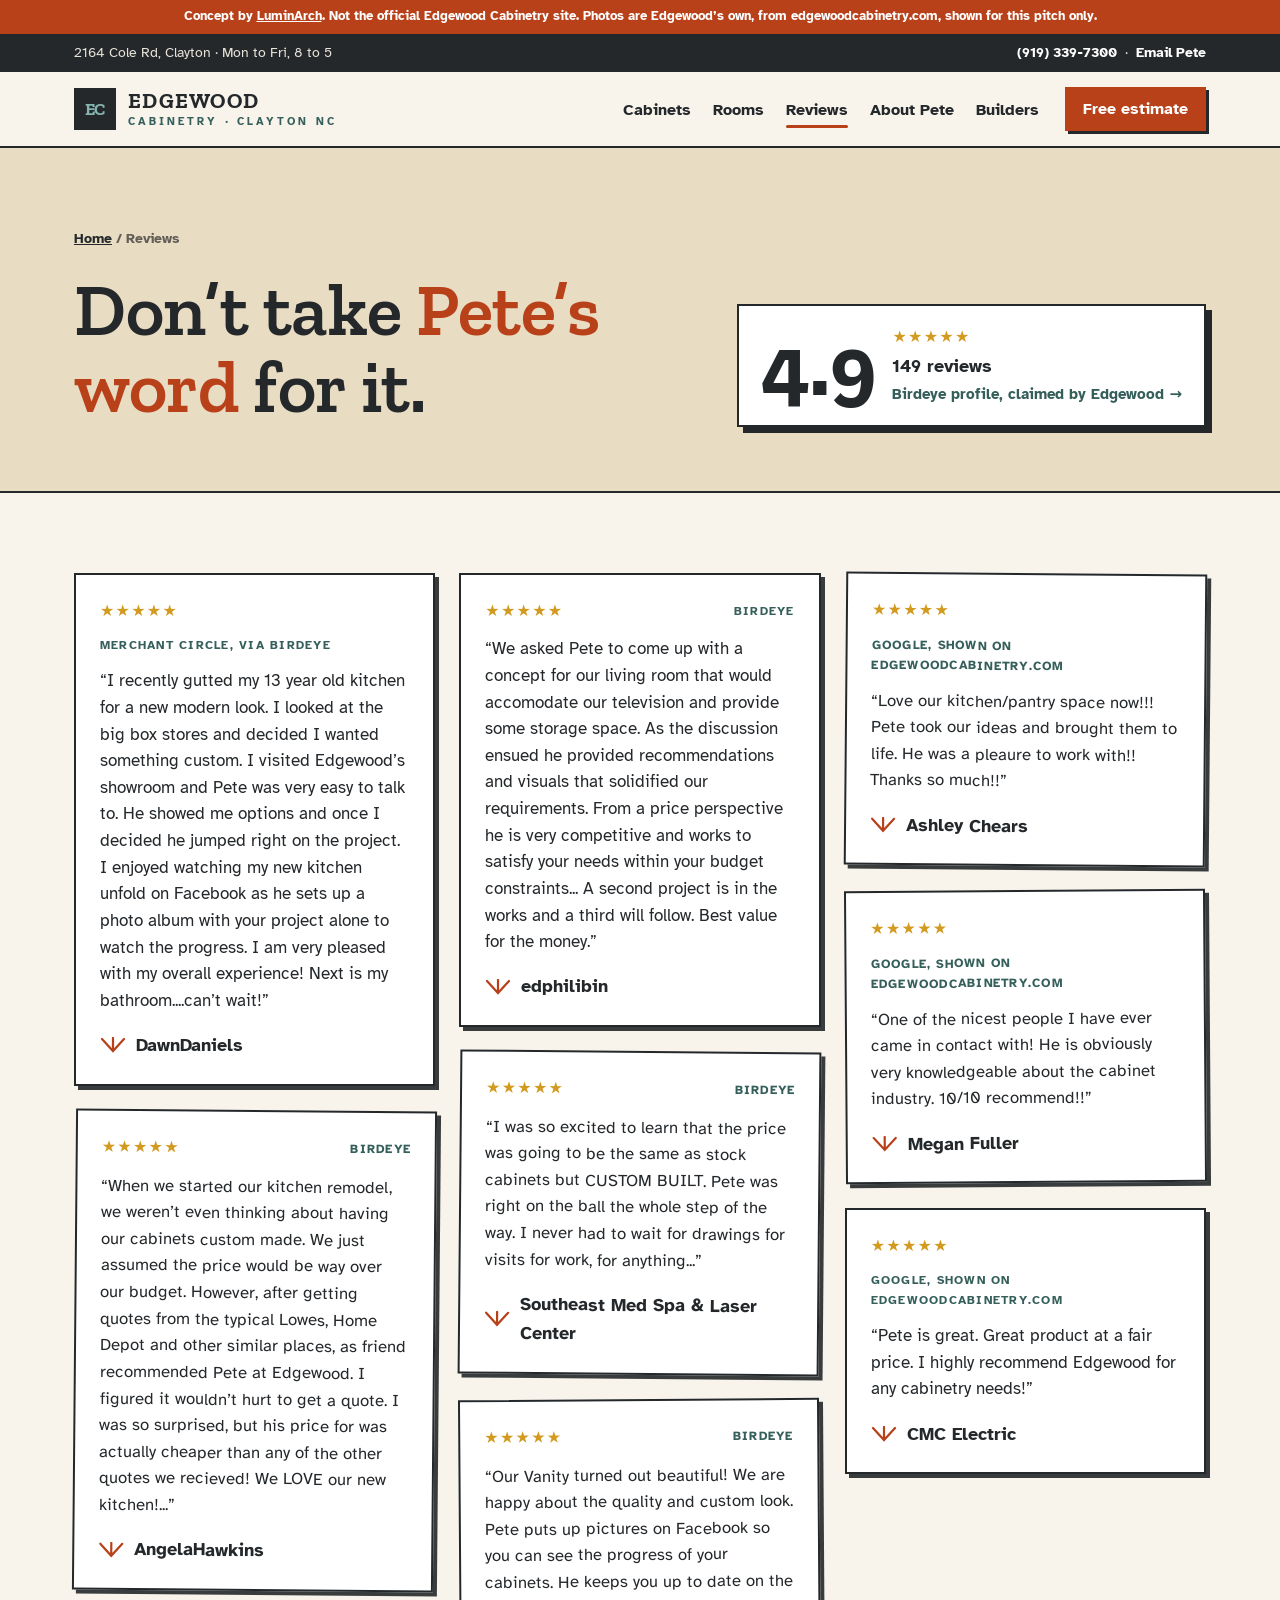
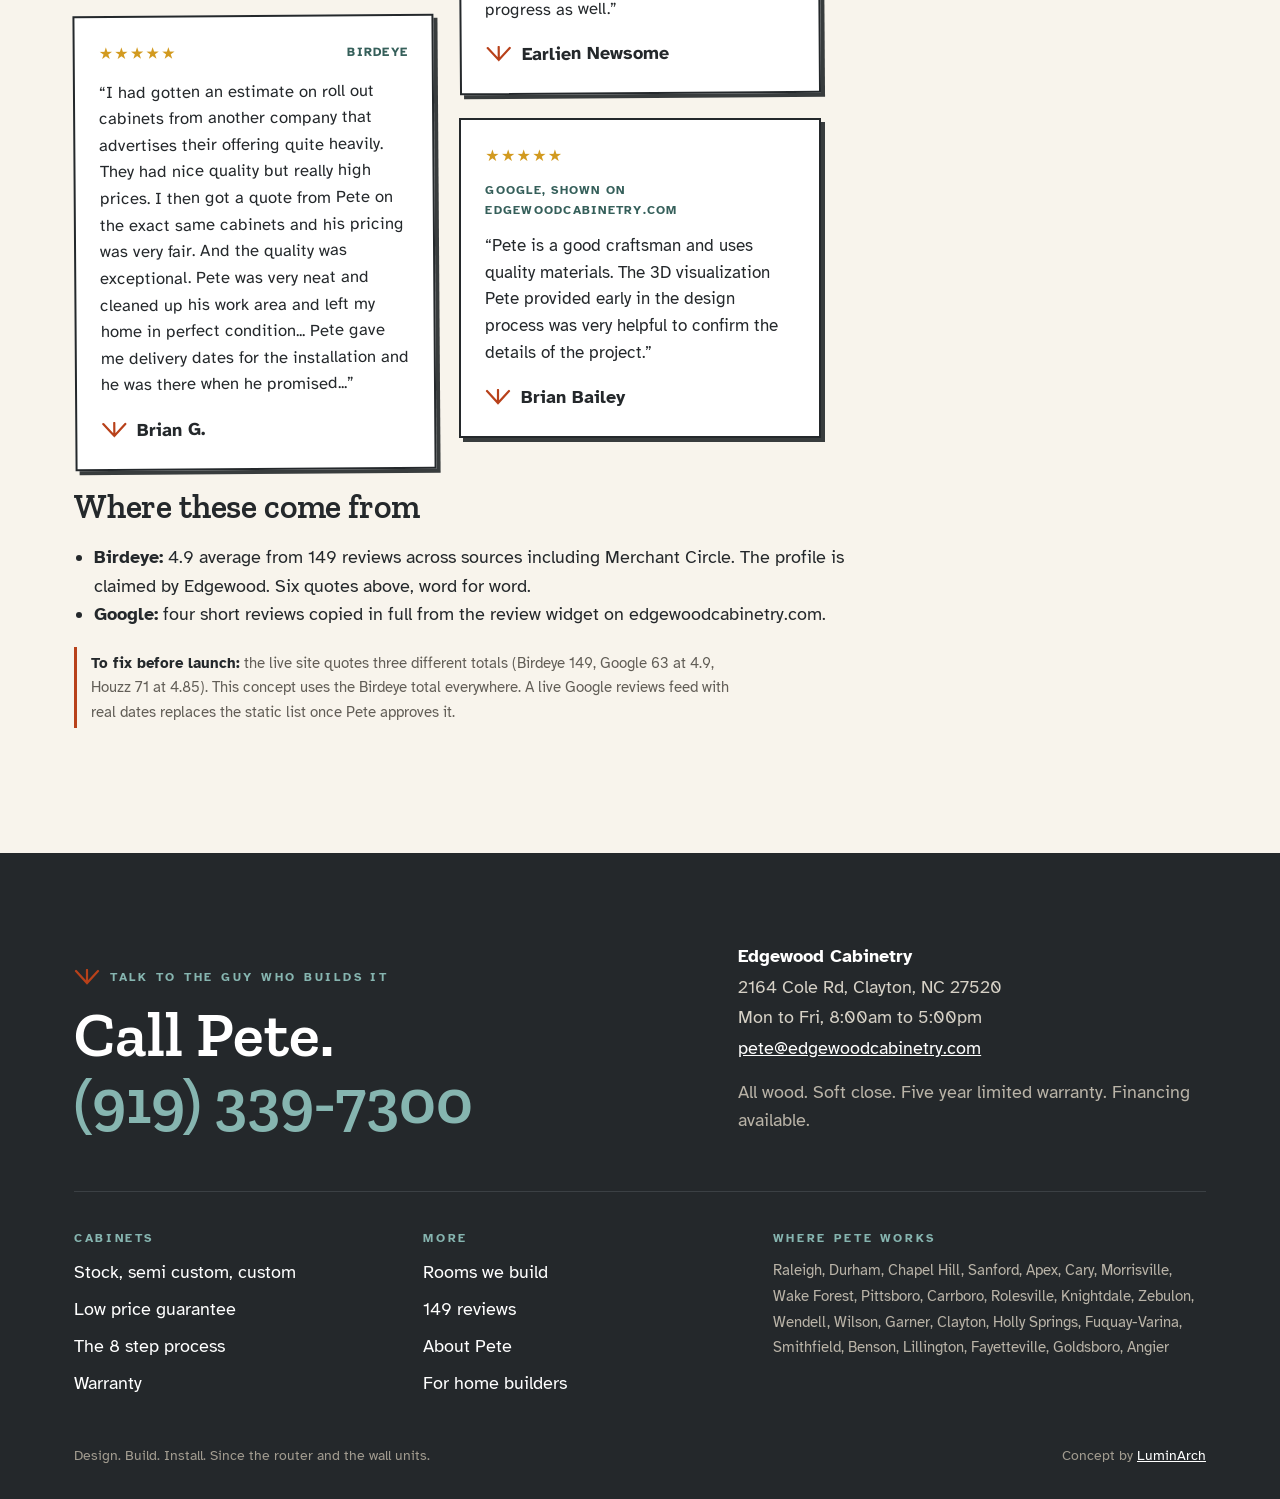
<file: reviews.html>
<!doctype html><html lang="en" class="no-js"><head><meta charset="utf-8"><meta name="viewport" content="width=device-width,initial-scale=1">
<title>149 Reviews, 4.9 Stars: Edgewood Cabinetry, Clayton NC</title><meta name="description" content="Read what Triangle homeowners say about Pete Rafferty and Edgewood Cabinetry: 4.9 stars from 149 reviews on Birdeye. Then call (919) 339-7300 for an estimate."><link rel="canonical" href="https://edgewood-cabinetry-demo.vercel.app/reviews.html">
<meta property="og:type" content="website"><meta property="og:site_name" content="Edgewood Cabinetry (concept)"><meta property="og:title" content="149 Reviews, 4.9 Stars: Edgewood Cabinetry, Clayton NC"><meta property="og:description" content="Read what Triangle homeowners say about Pete Rafferty and Edgewood Cabinetry: 4.9 stars from 149 reviews on Birdeye. Then call (919) 339-7300 for an estimate."><meta property="og:url" content="https://edgewood-cabinetry-demo.vercel.app/reviews.html"><meta property="og:image" content="https://edgewood-cabinetry-demo.vercel.app/og.png">
<meta name="twitter:card" content="summary_large_image"><meta name="twitter:title" content="149 Reviews, 4.9 Stars: Edgewood Cabinetry, Clayton NC"><meta name="twitter:description" content="Read what Triangle homeowners say about Pete Rafferty and Edgewood Cabinetry: 4.9 stars from 149 reviews on Birdeye. Then call (919) 339-7300 for an estimate."><meta name="twitter:image" content="https://edgewood-cabinetry-demo.vercel.app/og.png">
<meta name="robots" content="noindex, nofollow"><!-- concept demo, not for indexing -->
<meta name="theme-color" content="#24282b">
<link rel="preconnect" href="https://fonts.googleapis.com"><link rel="preconnect" href="https://fonts.gstatic.com" crossorigin>
<link rel="preload" as="style" href="https://fonts.googleapis.com/css2?family=Atkinson+Hyperlegible:ital,wght@0,400;0,700;1,400&family=Zilla+Slab:wght@500;600;700&display=swap"><link rel="stylesheet" href="https://fonts.googleapis.com/css2?family=Atkinson+Hyperlegible:ital,wght@0,400;0,700;1,400&family=Zilla+Slab:wght@500;600;700&display=swap" media="print" onload="this.media='all'"><noscript><link rel="stylesheet" href="https://fonts.googleapis.com/css2?family=Atkinson+Hyperlegible:ital,wght@0,400;0,700;1,400&family=Zilla+Slab:wght@500;600;700&display=swap"></noscript>
<link rel="stylesheet" href="css/design-system.css"><link rel="stylesheet" href="css/components.css"><link rel="stylesheet" href="css/pages.css">
<link rel="icon" href="data:image/svg+xml,%3Csvg xmlns='http://www.w3.org/2000/svg' viewBox='0 0 26 26'%3E%3Crect width='26' height='26' fill='%2324282b'/%3E%3Cpath d='M5 7 L13 19 L21 7 M13 19 V6' stroke='%2386b5b0' stroke-width='2.4' fill='none'/%3E%3C/svg%3E">
<script>document.documentElement.classList.replace('no-js','js-ready')</script><script type="application/ld+json">[{"@context": "https://schema.org", "@type": "HomeAndConstructionBusiness", "name": "Edgewood Cabinetry", "alternateName": "Edgewood Custom Cabinetry", "url": "https://edgewoodcabinetry.com", "telephone": "+1-919-339-7300", "email": "pete@edgewoodcabinetry.com", "founder": {"@type": "Person", "name": "Pete Rafferty"}, "address": {"@type": "PostalAddress", "streetAddress": "2164 Cole Rd", "addressLocality": "Clayton", "addressRegion": "NC", "postalCode": "27520", "addressCountry": "US"}, "openingHours": "Mo-Fr 08:00-17:00", "areaServed": ["Raleigh", "Durham", "Chapel Hill", "Sanford", "Apex", "Cary", "Morrisville", "Wake Forest", "Pittsboro", "Carrboro", "Rolesville", "Knightdale", "Zebulon", "Wendell", "Wilson", "Garner", "Clayton", "Holly Springs", "Fuquay-Varina", "Smithfield", "Benson", "Lillington", "Fayetteville", "Goldsboro", "Angier"], "award": "2024 Triangle Parade of Homes Gold Medal ($1,800,000 to $1,930,000 category)", "image": "https://edgewood-cabinetry-demo.vercel.app/img/kitchen-perimeter.webp", "sameAs": ["https://facebook.com/286366191430", "https://reviews.birdeye.com/edgewood-custom-cabinetry-148996040070171"]}, {"@context": "https://schema.org", "@type": "BreadcrumbList", "itemListElement": [{"@type": "ListItem", "position": 1, "name": "Home", "item": "https://edgewood-cabinetry-demo.vercel.app/"}, {"@type": "ListItem", "position": 2, "name": "Reviews", "item": "https://edgewood-cabinetry-demo.vercel.app/reviews.html"}]}]</script></head><body>
<a class="skip" href="#main">Skip to content</a>
<div class="demo-bar">Concept by <a href="https://luminarch.pro">LuminArch</a>. Not the official Edgewood Cabinetry site. Photos are Edgewood&rsquo;s own, from edgewoodcabinetry.com, shown for this pitch only.</div>
<div class="util"><div class="wrap"><span>2164 Cole Rd, Clayton &middot; Mon to Fri, 8 to 5</span><span><a href="tel:+19193397300">(919) 339&#8209;7300</a> &nbsp;&middot;&nbsp; <a href="mailto:pete@edgewoodcabinetry.com">Email Pete</a></span></div></div>
<header class="top"><div class="wrap nav"><a class="mark" href="index.html"><span class="ec" aria-hidden="true">EC</span><span><b>Edgewood</b><small>Cabinetry &middot; Clayton NC</small></span></a>
<button class="menu-btn" aria-expanded="false" aria-controls="menu">Menu</button><ul id="menu"><li><a href="cabinets.html">Cabinets</a></li><li><a href="rooms.html">Rooms</a></li><li><a href="reviews.html" aria-current="page">Reviews</a></li><li><a href="about.html">About Pete</a></li><li><a href="builders.html">Builders</a></li></ul><a class="btn" href="estimate.html">Free estimate</a></div></header><main id="main">
<section class="page-head page-head--score"><div class="wrap ph-grid"><div class="rv"><p class="crumbs"><a href="index.html">Home</a> / Reviews</p><h1>Don&rsquo;t take <em>Pete&rsquo;s word</em> for it.</h1></div>
<a class="score-card score-card--lg rv" href="https://reviews.birdeye.com/edgewood-custom-cabinetry-148996040070171" rel="noopener"><span class="big" data-count="4.9" data-dec="1">4.9</span><span class="meta"><span class="stars" aria-hidden="true">&#9733;&#9733;&#9733;&#9733;&#9733;</span><b><span data-count="149">149</span> reviews</b><small>Birdeye profile, claimed by Edgewood &rarr;</small></span></a></div></section>
<div class="wrap">
<section class="wall wall--page"><blockquote class="rq rv "><div class="rq-top"><span class="stars" aria-hidden="true">&#9733;&#9733;&#9733;&#9733;&#9733;</span><span class="src">Merchant Circle, via Birdeye</span></div><p>&ldquo;I recently gutted my 13 year old kitchen for a new modern look. I looked at the big box stores and decided I wanted something custom. I visited Edgewood&rsquo;s showroom and Pete was very easy to talk to. He showed me options and once I decided he jumped right on the project. I enjoyed watching my new kitchen unfold on Facebook as he sets up a photo album with your project alone to watch the progress. I am very pleased with my overall experience! Next is my bathroom....can&rsquo;t wait!&rdquo;</p><footer><svg class="mark-v" viewBox="0 0 26 16" aria-hidden="true"><path d="M2 2 L13 14 L24 2 M13 14 V1"/></svg><b>DawnDaniels</b></footer></blockquote><blockquote class="rq rv "><div class="rq-top"><span class="stars" aria-hidden="true">&#9733;&#9733;&#9733;&#9733;&#9733;</span><span class="src">Birdeye</span></div><p>&ldquo;When we started our kitchen remodel, we weren&rsquo;t even thinking about having our cabinets custom made. We just assumed the price would be way over our budget. However, after getting quotes from the typical Lowes, Home Depot and other similar places, as friend recommended Pete at Edgewood. I figured it wouldn&rsquo;t hurt to get a quote. I was so surprised, but his price for was actually cheaper than any of the other quotes we recieved! We LOVE our new kitchen!...&rdquo;</p><footer><svg class="mark-v" viewBox="0 0 26 16" aria-hidden="true"><path d="M2 2 L13 14 L24 2 M13 14 V1"/></svg><b>AngelaHawkins</b></footer></blockquote><blockquote class="rq rv "><div class="rq-top"><span class="stars" aria-hidden="true">&#9733;&#9733;&#9733;&#9733;&#9733;</span><span class="src">Birdeye</span></div><p>&ldquo;I had gotten an estimate on roll out cabinets from another company that advertises their offering quite heavily. They had nice quality but really high prices. I then got a quote from Pete on the exact same cabinets and his pricing was very fair. And the quality was exceptional. Pete was very neat and cleaned up his work area and left my home in perfect condition... Pete gave me delivery dates for the installation and he was there when he promised...&rdquo;</p><footer><svg class="mark-v" viewBox="0 0 26 16" aria-hidden="true"><path d="M2 2 L13 14 L24 2 M13 14 V1"/></svg><b>Brian G.</b></footer></blockquote><blockquote class="rq rv "><div class="rq-top"><span class="stars" aria-hidden="true">&#9733;&#9733;&#9733;&#9733;&#9733;</span><span class="src">Birdeye</span></div><p>&ldquo;We asked Pete to come up with a concept for our living room that would accomodate our television and provide some storage space. As the discussion ensued he provided recommendations and visuals that solidified our requirements. From a price perspective he is very competitive and works to satisfy your needs within your budget constraints... A second project is in the works and a third will follow. Best value for the money.&rdquo;</p><footer><svg class="mark-v" viewBox="0 0 26 16" aria-hidden="true"><path d="M2 2 L13 14 L24 2 M13 14 V1"/></svg><b>edphilibin</b></footer></blockquote><blockquote class="rq rv "><div class="rq-top"><span class="stars" aria-hidden="true">&#9733;&#9733;&#9733;&#9733;&#9733;</span><span class="src">Birdeye</span></div><p>&ldquo;I was so excited to learn that the price was going to be the same as stock cabinets but CUSTOM BUILT. Pete was right on the ball the whole step of the way. I never had to wait for drawings for visits for work, for anything...&rdquo;</p><footer><svg class="mark-v" viewBox="0 0 26 16" aria-hidden="true"><path d="M2 2 L13 14 L24 2 M13 14 V1"/></svg><b>Southeast Med Spa &amp; Laser Center</b></footer></blockquote><blockquote class="rq rv "><div class="rq-top"><span class="stars" aria-hidden="true">&#9733;&#9733;&#9733;&#9733;&#9733;</span><span class="src">Birdeye</span></div><p>&ldquo;Our Vanity turned out beautiful! We are happy about the quality and custom look. Pete puts up pictures on Facebook so you can see the progress of your cabinets. He keeps you up to date on the progress as well.&rdquo;</p><footer><svg class="mark-v" viewBox="0 0 26 16" aria-hidden="true"><path d="M2 2 L13 14 L24 2 M13 14 V1"/></svg><b>Earlien Newsome</b></footer></blockquote><blockquote class="rq rv "><div class="rq-top"><span class="stars" aria-hidden="true">&#9733;&#9733;&#9733;&#9733;&#9733;</span><span class="src">Google, shown on edgewoodcabinetry.com</span></div><p>&ldquo;Pete is a good craftsman and uses quality materials. The 3D visualization Pete provided early in the design process was very helpful to confirm the details of the project.&rdquo;</p><footer><svg class="mark-v" viewBox="0 0 26 16" aria-hidden="true"><path d="M2 2 L13 14 L24 2 M13 14 V1"/></svg><b>Brian Bailey</b></footer></blockquote><blockquote class="rq rv "><div class="rq-top"><span class="stars" aria-hidden="true">&#9733;&#9733;&#9733;&#9733;&#9733;</span><span class="src">Google, shown on edgewoodcabinetry.com</span></div><p>&ldquo;Love our kitchen/pantry space now!!! Pete took our ideas and brought them to life. He was a pleaure to work with!! Thanks so much!!&rdquo;</p><footer><svg class="mark-v" viewBox="0 0 26 16" aria-hidden="true"><path d="M2 2 L13 14 L24 2 M13 14 V1"/></svg><b>Ashley Chears</b></footer></blockquote><blockquote class="rq rv "><div class="rq-top"><span class="stars" aria-hidden="true">&#9733;&#9733;&#9733;&#9733;&#9733;</span><span class="src">Google, shown on edgewoodcabinetry.com</span></div><p>&ldquo;One of the nicest people I have ever came in contact with! He is obviously very knowledgeable about the cabinet industry. 10/10 recommend!!&rdquo;</p><footer><svg class="mark-v" viewBox="0 0 26 16" aria-hidden="true"><path d="M2 2 L13 14 L24 2 M13 14 V1"/></svg><b>Megan Fuller</b></footer></blockquote><blockquote class="rq rv "><div class="rq-top"><span class="stars" aria-hidden="true">&#9733;&#9733;&#9733;&#9733;&#9733;</span><span class="src">Google, shown on edgewoodcabinetry.com</span></div><p>&ldquo;Pete is great. Great product at a fair price. I highly recommend Edgewood for any cabinetry needs!&rdquo;</p><footer><svg class="mark-v" viewBox="0 0 26 16" aria-hidden="true"><path d="M2 2 L13 14 L24 2 M13 14 V1"/></svg><b>CMC Electric</b></footer></blockquote></section>
<section class="rv-sources rv"><h2>Where these come from</h2>
<ul><li><b>Birdeye:</b> 4.9 average from 149 reviews across sources including Merchant Circle. The profile is claimed by Edgewood. Six quotes above, word for word.</li>
<li><b>Google:</b> four short reviews copied in full from the review widget on edgewoodcabinetry.com.</li></ul>
<p class="note"><strong>To fix before launch:</strong> the live site quotes three different totals (Birdeye 149, Google 63 at 4.9, Houzz 71 at 4.85). This concept uses the Birdeye total everywhere. A live Google reviews feed with real dates replaces the static list once Pete approves it.</p></section>
</div></main><footer><div class="wrap">
<div class="foot-top"><div><p class="kicker" style="color:var(--sage)"><svg class="mark-v" viewBox="0 0 26 16" aria-hidden="true"><path d="M2 2 L13 14 L24 2 M13 14 V1"/></svg> Talk to the guy who builds it</p><p class="foot-call">Call Pete.<br><a href="tel:+19193397300">(919) 339&#8209;7300</a></p></div>
<div><address><strong style="color:#fff">Edgewood Cabinetry</strong><br>2164 Cole Rd, Clayton, NC 27520<br>Mon to Fri, 8:00am to 5:00pm<br><a href="mailto:pete@edgewoodcabinetry.com">pete@edgewoodcabinetry.com</a></address><p class="small">All wood. Soft close. Five year limited warranty. Financing available.</p></div></div>
<div class="foot-grid">
<div><h2>Cabinets</h2><ul><li><a href="cabinets.html">Stock, semi custom, custom</a></li><li><a href="cabinets.html#guarantee">Low price guarantee</a></li><li><a href="cabinets.html#process">The 8 step process</a></li><li><a href="cabinets.html#warranty">Warranty</a></li></ul></div>
<div><h2>More</h2><ul><li><a href="rooms.html">Rooms we build</a></li><li><a href="reviews.html">149 reviews</a></li><li><a href="about.html">About Pete</a></li><li><a href="builders.html">For home builders</a></li></ul></div>
<div><h2>Where Pete works</h2><p class="foot-towns">Raleigh, Durham, Chapel Hill, Sanford, Apex, Cary, Morrisville, Wake Forest, Pittsboro, Carrboro, Rolesville, Knightdale, Zebulon, Wendell, Wilson, Garner, Clayton, Holly Springs, Fuquay-Varina, Smithfield, Benson, Lillington, Fayetteville, Goldsboro, Angier</p></div>
</div>
<div class="foot-row"><span>Design. Build. Install. Since the router and the wall units.</span><span>Concept by <a href="https://luminarch.pro">LuminArch</a></span></div></div></footer>
<script src="js/main.js"></script></body></html>
</file>
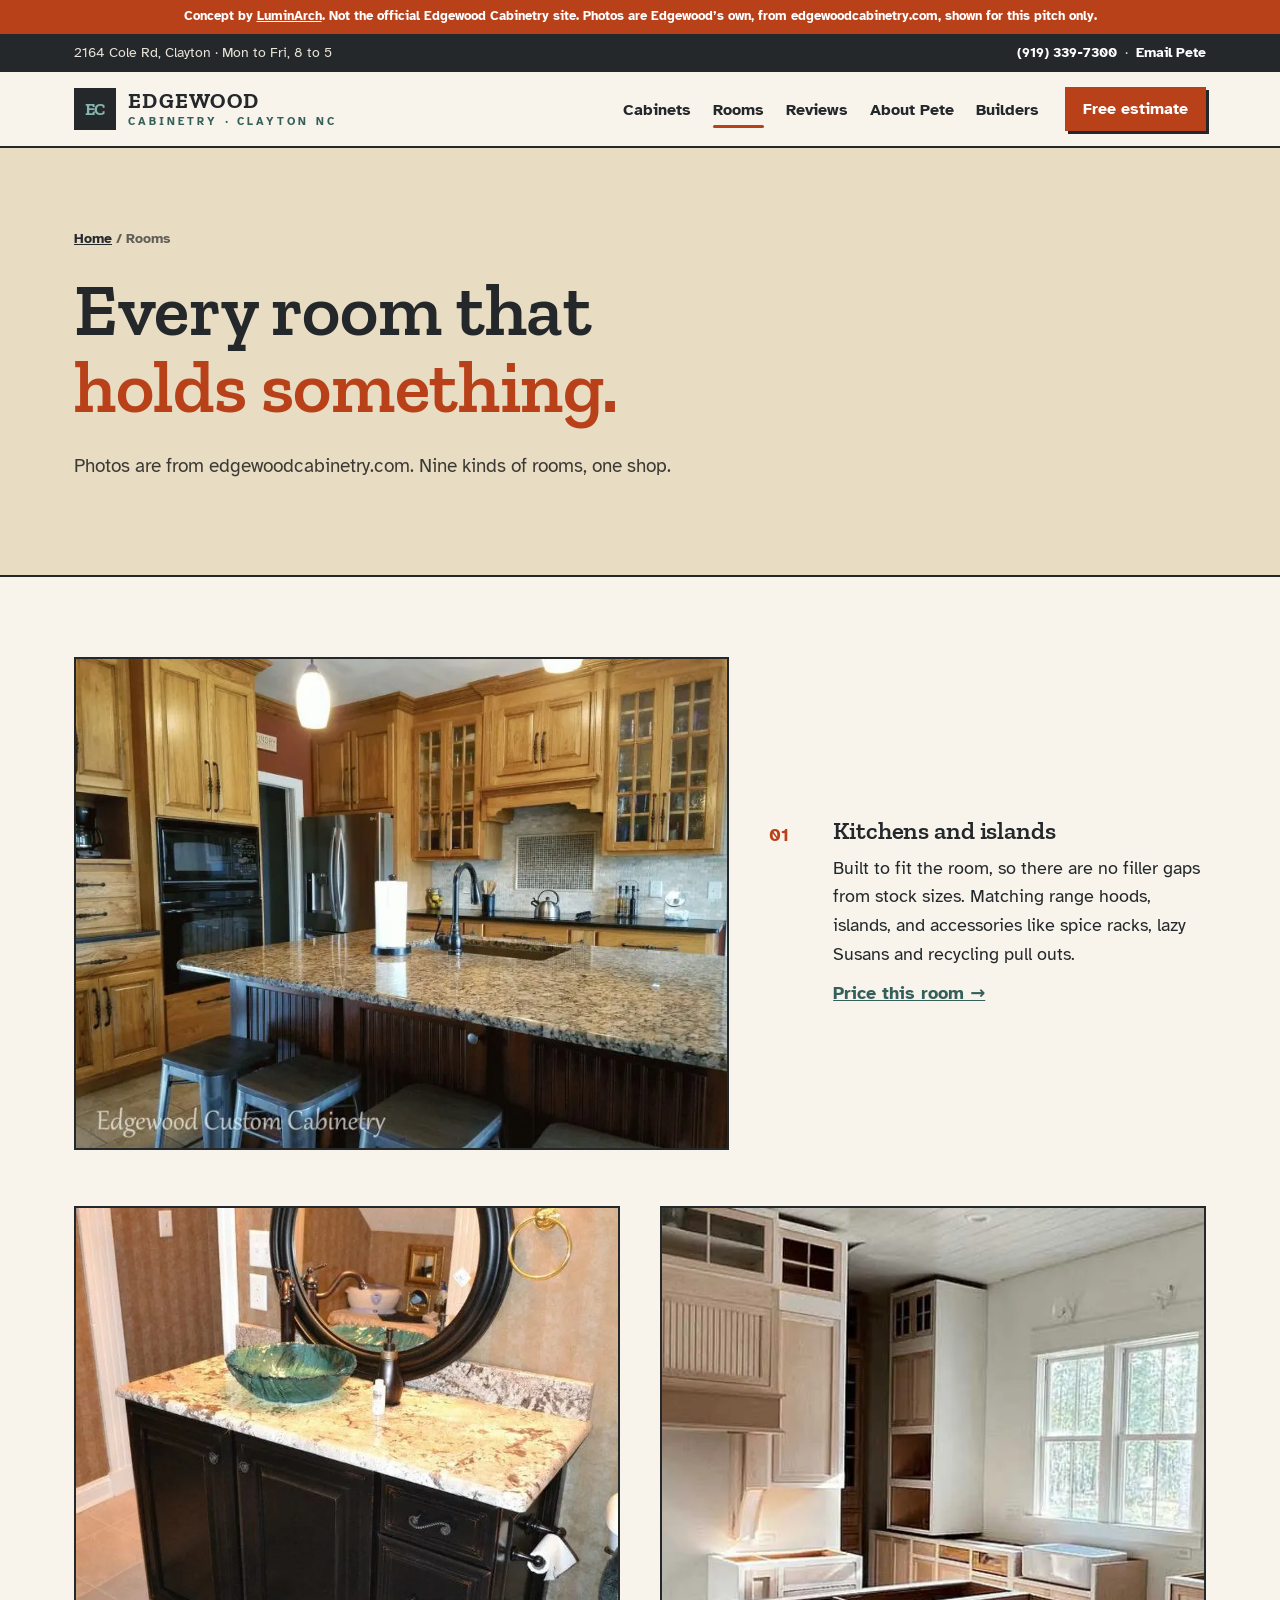
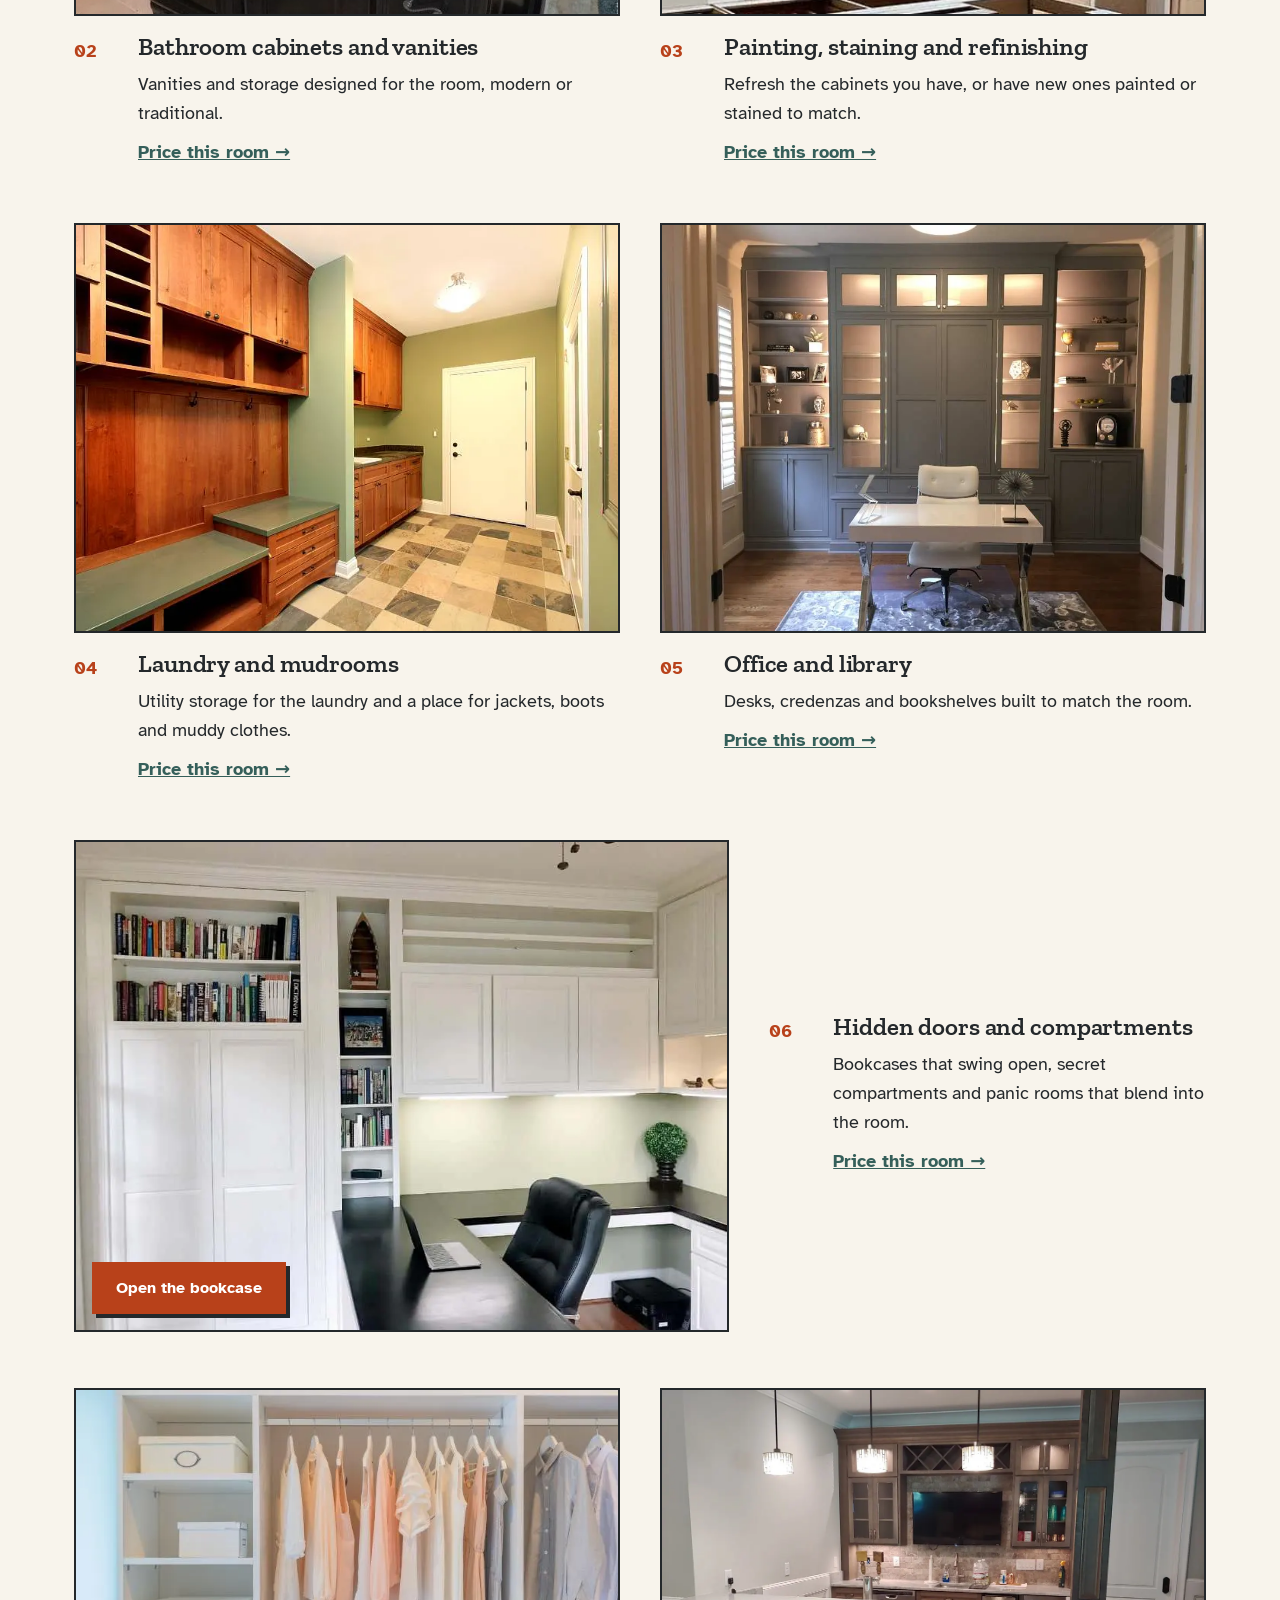
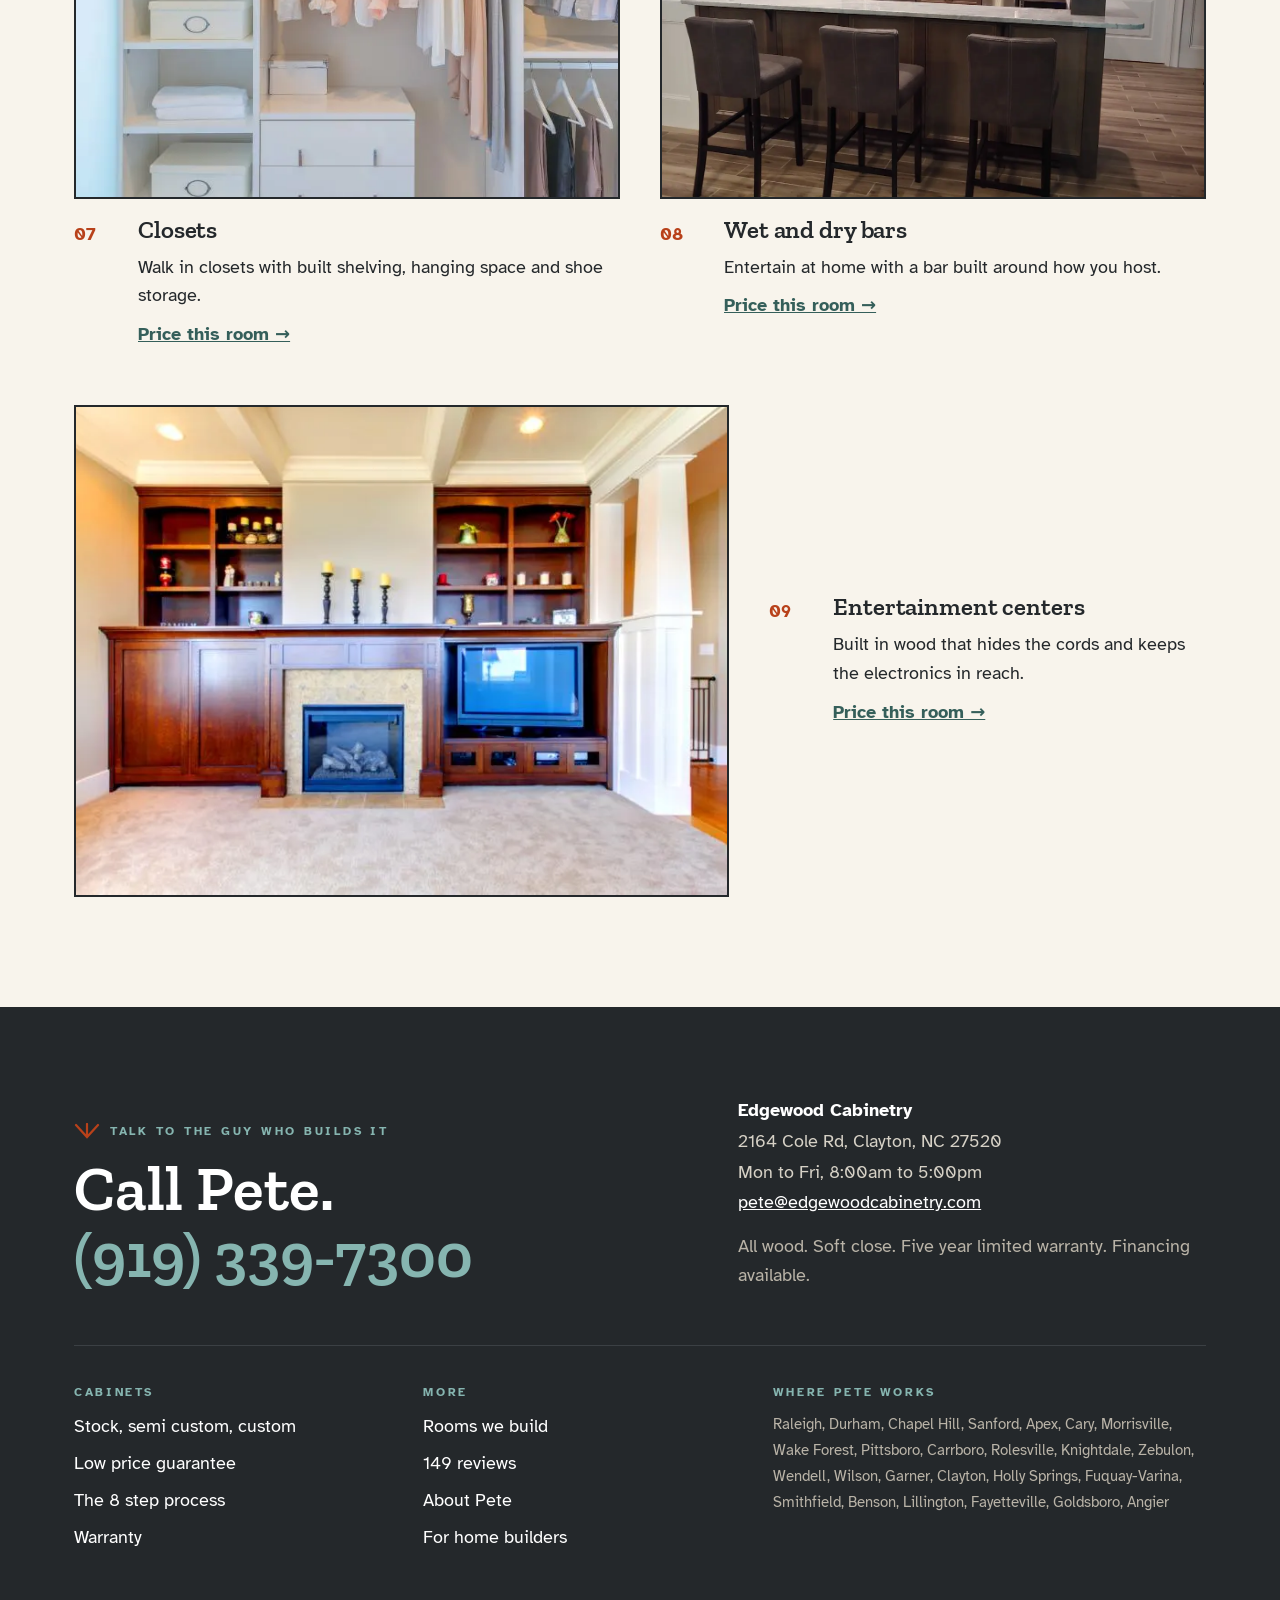
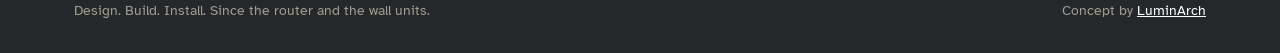
<file: rooms.html>
<!doctype html><html lang="en" class="no-js"><head><meta charset="utf-8"><meta name="viewport" content="width=device-width,initial-scale=1">
<title>Kitchens, Baths, Built Ins and Hidden Doors | Edgewood</title><meta name="description" content="Custom kitchens, vanities, mudrooms, offices, closets, bars, entertainment centers and hidden doors, built by Edgewood in Clayton NC. Request a free estimate."><link rel="canonical" href="https://edgewood-cabinetry-demo.vercel.app/rooms.html">
<meta property="og:type" content="website"><meta property="og:site_name" content="Edgewood Cabinetry (concept)"><meta property="og:title" content="Kitchens, Baths, Built Ins and Hidden Doors | Edgewood"><meta property="og:description" content="Custom kitchens, vanities, mudrooms, offices, closets, bars, entertainment centers and hidden doors, built by Edgewood in Clayton NC. Request a free estimate."><meta property="og:url" content="https://edgewood-cabinetry-demo.vercel.app/rooms.html"><meta property="og:image" content="https://edgewood-cabinetry-demo.vercel.app/og.png">
<meta name="twitter:card" content="summary_large_image"><meta name="twitter:title" content="Kitchens, Baths, Built Ins and Hidden Doors | Edgewood"><meta name="twitter:description" content="Custom kitchens, vanities, mudrooms, offices, closets, bars, entertainment centers and hidden doors, built by Edgewood in Clayton NC. Request a free estimate."><meta name="twitter:image" content="https://edgewood-cabinetry-demo.vercel.app/og.png">
<meta name="robots" content="noindex, nofollow"><!-- concept demo, not for indexing -->
<meta name="theme-color" content="#24282b">
<link rel="preconnect" href="https://fonts.googleapis.com"><link rel="preconnect" href="https://fonts.gstatic.com" crossorigin>
<link rel="preload" as="style" href="https://fonts.googleapis.com/css2?family=Atkinson+Hyperlegible:ital,wght@0,400;0,700;1,400&family=Zilla+Slab:wght@500;600;700&display=swap"><link rel="stylesheet" href="https://fonts.googleapis.com/css2?family=Atkinson+Hyperlegible:ital,wght@0,400;0,700;1,400&family=Zilla+Slab:wght@500;600;700&display=swap" media="print" onload="this.media='all'"><noscript><link rel="stylesheet" href="https://fonts.googleapis.com/css2?family=Atkinson+Hyperlegible:ital,wght@0,400;0,700;1,400&family=Zilla+Slab:wght@500;600;700&display=swap"></noscript>
<link rel="stylesheet" href="css/design-system.css"><link rel="stylesheet" href="css/components.css"><link rel="stylesheet" href="css/pages.css">
<link rel="icon" href="data:image/svg+xml,%3Csvg xmlns='http://www.w3.org/2000/svg' viewBox='0 0 26 26'%3E%3Crect width='26' height='26' fill='%2324282b'/%3E%3Cpath d='M5 7 L13 19 L21 7 M13 19 V6' stroke='%2386b5b0' stroke-width='2.4' fill='none'/%3E%3C/svg%3E">
<script>document.documentElement.classList.replace('no-js','js-ready')</script><script type="application/ld+json">[{"@context": "https://schema.org", "@type": "HomeAndConstructionBusiness", "name": "Edgewood Cabinetry", "alternateName": "Edgewood Custom Cabinetry", "url": "https://edgewoodcabinetry.com", "telephone": "+1-919-339-7300", "email": "pete@edgewoodcabinetry.com", "founder": {"@type": "Person", "name": "Pete Rafferty"}, "address": {"@type": "PostalAddress", "streetAddress": "2164 Cole Rd", "addressLocality": "Clayton", "addressRegion": "NC", "postalCode": "27520", "addressCountry": "US"}, "openingHours": "Mo-Fr 08:00-17:00", "areaServed": ["Raleigh", "Durham", "Chapel Hill", "Sanford", "Apex", "Cary", "Morrisville", "Wake Forest", "Pittsboro", "Carrboro", "Rolesville", "Knightdale", "Zebulon", "Wendell", "Wilson", "Garner", "Clayton", "Holly Springs", "Fuquay-Varina", "Smithfield", "Benson", "Lillington", "Fayetteville", "Goldsboro", "Angier"], "award": "2024 Triangle Parade of Homes Gold Medal ($1,800,000 to $1,930,000 category)", "image": "https://edgewood-cabinetry-demo.vercel.app/img/kitchen-perimeter.webp", "sameAs": ["https://facebook.com/286366191430", "https://reviews.birdeye.com/edgewood-custom-cabinetry-148996040070171"]}, {"@context": "https://schema.org", "@type": "BreadcrumbList", "itemListElement": [{"@type": "ListItem", "position": 1, "name": "Home", "item": "https://edgewood-cabinetry-demo.vercel.app/"}, {"@type": "ListItem", "position": 2, "name": "Rooms", "item": "https://edgewood-cabinetry-demo.vercel.app/rooms.html"}]}]</script></head><body>
<a class="skip" href="#main">Skip to content</a>
<div class="demo-bar">Concept by <a href="https://luminarch.pro">LuminArch</a>. Not the official Edgewood Cabinetry site. Photos are Edgewood&rsquo;s own, from edgewoodcabinetry.com, shown for this pitch only.</div>
<div class="util"><div class="wrap"><span>2164 Cole Rd, Clayton &middot; Mon to Fri, 8 to 5</span><span><a href="tel:+19193397300">(919) 339&#8209;7300</a> &nbsp;&middot;&nbsp; <a href="mailto:pete@edgewoodcabinetry.com">Email Pete</a></span></div></div>
<header class="top"><div class="wrap nav"><a class="mark" href="index.html"><span class="ec" aria-hidden="true">EC</span><span><b>Edgewood</b><small>Cabinetry &middot; Clayton NC</small></span></a>
<button class="menu-btn" aria-expanded="false" aria-controls="menu">Menu</button><ul id="menu"><li><a href="cabinets.html">Cabinets</a></li><li><a href="rooms.html" aria-current="page">Rooms</a></li><li><a href="reviews.html">Reviews</a></li><li><a href="about.html">About Pete</a></li><li><a href="builders.html">Builders</a></li></ul><a class="btn" href="estimate.html">Free estimate</a></div></header><main id="main">
<section class="page-head"><div class="wrap rv"><p class="crumbs"><a href="index.html">Home</a> / Rooms</p><h1>Every room that <em>holds something.</em></h1>
<p class="lede">Photos are from edgewoodcabinetry.com. Nine kinds of rooms, one shop.</p></div></section>
<div class="wrap rooms"><article id="kitchens" class="room rv room--wide"><figure><img src="img/kitchen-mahogany-island-clayton.webp" alt="Mahogany kitchen island with custom cabinets in Clayton" loading="lazy" decoding="async"></figure><div class="room-copy"><span class="rn">01</span><h2>Kitchens and islands</h2><p>Built to fit the room, so there are no filler gaps from stock sizes. Matching range hoods, islands, and accessories like spice racks, lazy Susans and recycling pull outs.</p><a href="estimate.html?room=kitchens">Price this room &rarr;</a></div></article><article id="baths" class="room rv"><figure><img src="img/bath-vanity-dark.webp" alt="Dark stained custom bathroom vanity with mirror" loading="lazy" decoding="async"></figure><div class="room-copy"><span class="rn">02</span><h2>Bathroom cabinets and vanities</h2><p>Vanities and storage designed for the room, modern or traditional.</p><a href="estimate.html?room=baths">Price this room &rarr;</a></div></article><article id="refinish" class="room rv"><figure><img src="img/unfinished-cabinets.webp" alt="Unfinished custom cabinets ready for stain" loading="lazy" decoding="async"></figure><div class="room-copy"><span class="rn">03</span><h2>Painting, staining and refinishing</h2><p>Refresh the cabinets you have, or have new ones painted or stained to match.</p><a href="estimate.html?room=refinish">Price this room &rarr;</a></div></article><article id="laundry" class="room rv"><figure><img src="img/mudroom.webp" alt="Custom mudroom cabinets with bench" loading="lazy" decoding="async"></figure><div class="room-copy"><span class="rn">04</span><h2>Laundry and mudrooms</h2><p>Utility storage for the laundry and a place for jackets, boots and muddy clothes.</p><a href="estimate.html?room=laundry">Price this room &rarr;</a></div></article><article id="office" class="room rv"><figure><img src="img/office.webp" alt="Custom home office cabinetry with desk" loading="lazy" decoding="async"></figure><div class="room-copy"><span class="rn">05</span><h2>Office and library</h2><p>Desks, credenzas and bookshelves built to match the room.</p><a href="estimate.html?room=office">Price this room &rarr;</a></div></article><article id="hidden" class="room rv room--wide"><div class="secret"><figure class="sd-closed"><img src="img/hidden-door-closed.webp" alt="Bookcase hidden door, closed" loading="lazy" decoding="async"></figure><figure class="sd-open"><img src="img/hidden-door-open.webp" alt="The same bookcase swung open to reveal a room" loading="lazy" decoding="async"></figure><button class="btn sd-btn" aria-pressed="false">Open the bookcase</button></div><div class="room-copy"><span class="rn">06</span><h2>Hidden doors and compartments</h2><p>Bookcases that swing open, secret compartments and panic rooms that blend into the room.</p><a href="estimate.html?room=hidden">Price this room &rarr;</a></div></article><article id="closets" class="room rv"><figure><img src="img/closet.webp" alt="Custom closet shelving and hanging space" loading="lazy" decoding="async"></figure><div class="room-copy"><span class="rn">07</span><h2>Closets</h2><p>Walk in closets with built shelving, hanging space and shoe storage.</p><a href="estimate.html?room=closets">Price this room &rarr;</a></div></article><article id="bars" class="room rv"><figure><img src="img/wet-bar.webp" alt="Custom home wet bar with cabinets" loading="lazy" decoding="async"></figure><div class="room-copy"><span class="rn">08</span><h2>Wet and dry bars</h2><p>Entertain at home with a bar built around how you host.</p><a href="estimate.html?room=bars">Price this room &rarr;</a></div></article><article id="entertainment" class="room rv room--wide"><figure><img src="img/entertainment.webp" alt="Custom wood entertainment center with fireplace" loading="lazy" decoding="async"></figure><div class="room-copy"><span class="rn">09</span><h2>Entertainment centers</h2><p>Built in wood that hides the cords and keeps the electronics in reach.</p><a href="estimate.html?room=entertainment">Price this room &rarr;</a></div></article></div></main><footer><div class="wrap">
<div class="foot-top"><div><p class="kicker" style="color:var(--sage)"><svg class="mark-v" viewBox="0 0 26 16" aria-hidden="true"><path d="M2 2 L13 14 L24 2 M13 14 V1"/></svg> Talk to the guy who builds it</p><p class="foot-call">Call Pete.<br><a href="tel:+19193397300">(919) 339&#8209;7300</a></p></div>
<div><address><strong style="color:#fff">Edgewood Cabinetry</strong><br>2164 Cole Rd, Clayton, NC 27520<br>Mon to Fri, 8:00am to 5:00pm<br><a href="mailto:pete@edgewoodcabinetry.com">pete@edgewoodcabinetry.com</a></address><p class="small">All wood. Soft close. Five year limited warranty. Financing available.</p></div></div>
<div class="foot-grid">
<div><h2>Cabinets</h2><ul><li><a href="cabinets.html">Stock, semi custom, custom</a></li><li><a href="cabinets.html#guarantee">Low price guarantee</a></li><li><a href="cabinets.html#process">The 8 step process</a></li><li><a href="cabinets.html#warranty">Warranty</a></li></ul></div>
<div><h2>More</h2><ul><li><a href="rooms.html">Rooms we build</a></li><li><a href="reviews.html">149 reviews</a></li><li><a href="about.html">About Pete</a></li><li><a href="builders.html">For home builders</a></li></ul></div>
<div><h2>Where Pete works</h2><p class="foot-towns">Raleigh, Durham, Chapel Hill, Sanford, Apex, Cary, Morrisville, Wake Forest, Pittsboro, Carrboro, Rolesville, Knightdale, Zebulon, Wendell, Wilson, Garner, Clayton, Holly Springs, Fuquay-Varina, Smithfield, Benson, Lillington, Fayetteville, Goldsboro, Angier</p></div>
</div>
<div class="foot-row"><span>Design. Build. Install. Since the router and the wall units.</span><span>Concept by <a href="https://luminarch.pro">LuminArch</a></span></div></div></footer>
<script src="js/main.js"></script></body></html>
</file>
<file: css/design-system.css>
/* Edgewood Cabinetry concept: tokens. Sage sampled from the Edgewood logo; wood and kraft from Pete's shop photos. */
:root{
  --graphite:#24282b;   /* text, dark bands */
  --sage:#86b5b0;       /* Edgewood logo sage, dark backgrounds only */
  --sage-dk:#355f5a;    /* logo sage deepened for AA on light */
  --kraft:#e8dcc3;      /* shop paper panels */
  --chalk:#f8f4ec;      /* page */
  --maple:#b47a43;      /* maple and cherry stain */
  --pencil:#b8411a;     /* carpenter's pencil: signal + signature marks, 4.9:1 on chalk */
  --dust:#625e57;       /* muted text, 6:1 on chalk */
  --line:#d9ccb2;
  --f-display:"Zilla Slab",Rockwell,Georgia,serif;
  --f-body:"Atkinson Hyperlegible",system-ui,sans-serif;
  --step-0:1.125rem;    /* 18px body */
  --step-2:1.55rem;--step-3:2.1rem;--step-4:clamp(2.2rem,4.6vw,3.3rem);--step-5:clamp(2.6rem,6vw,4.6rem);
  --snap:cubic-bezier(.16,1,.3,1);
  --wrap:1220px;--gut:clamp(20px,4vw,44px);
}
*,*::before,*::after{box-sizing:border-box}
html,body{overflow-x:clip}
html{scroll-behavior:smooth}
body{margin:0;background:var(--chalk);color:var(--graphite);font:400 var(--step-0)/1.6 var(--f-body);-webkit-font-smoothing:antialiased}
img{max-width:100%;display:block;height:auto}
h1,h2,h3{font-family:var(--f-display);font-weight:600;line-height:1.05;letter-spacing:-.005em;margin:0}
p{margin:0 0 1em;max-width:66ch}
a{color:inherit}
:focus-visible{outline:3px solid var(--pencil);outline-offset:3px}
.wrap{max-width:var(--wrap);margin:0 auto;padding:0 var(--gut)}
.kicker{display:inline-flex;align-items:center;gap:10px;font:700 .78rem/1.3 var(--f-body);letter-spacing:.22em;text-transform:uppercase;color:var(--sage-dk);margin:0 0 16px}
.sr{position:absolute;width:1px;height:1px;overflow:hidden;clip:rect(0 0 0 0);white-space:nowrap}
.skip{position:absolute;left:-999px;top:8px;background:var(--graphite);color:#fff;padding:10px 14px;z-index:99}
.skip:focus{left:8px}
@media (prefers-reduced-motion:reduce){*,*::before,*::after{animation:none!important;transition:none!important;scroll-behavior:auto!important}}
</file>
<file: css/components.css>
.demo-bar{background:var(--pencil);color:#fff;font:700 .8rem/1.4 var(--f-body);text-align:center;padding:8px 16px}
.demo-bar a{color:#fff}
.util{background:var(--graphite);color:#e9e4da;font-size:.88rem}
.util .wrap{display:flex;justify-content:space-between;gap:16px;padding-top:8px;padding-bottom:8px;flex-wrap:wrap}
.util a{color:#fff;text-decoration:none;font-weight:700}
.util a:hover{text-decoration:underline}
.top{position:sticky;top:0;z-index:40;background:var(--chalk);border-bottom:2px solid var(--graphite)}
.nav{display:flex;align-items:center;gap:26px;height:74px}
.mark{display:flex;align-items:center;gap:12px;text-decoration:none}
.mark .ec{display:grid;place-items:center;width:42px;height:42px;background:var(--graphite);color:var(--sage);font:700 1.1rem/1 var(--f-display);letter-spacing:-.04em}
.mark b{display:block;font:700 1.35rem/1 var(--f-display);letter-spacing:.06em;text-transform:uppercase}
.mark small{display:block;font:700 .66rem/1 var(--f-body);letter-spacing:.28em;text-transform:uppercase;color:var(--sage-dk);margin-top:5px}
#menu{display:flex;gap:22px;list-style:none;margin:0 0 0 auto;padding:0}
#menu a{text-decoration:none;font-weight:700;font-size:.98rem;position:relative;padding:6px 0}
#menu a[aria-current]::after,#menu a:hover::after{content:"";position:absolute;left:0;right:0;bottom:-2px;height:3px;background:var(--pencil);border-radius:2px}
.menu-btn{display:none;margin-left:auto;background:var(--graphite);color:#fff;border:0;font:700 .9rem var(--f-body);padding:10px 16px;cursor:pointer}
.btn{display:inline-flex;align-items:center;gap:10px;background:var(--pencil);color:#fff;text-decoration:none;font:700 1rem/1 var(--f-body);padding:16px 22px;border:2px solid var(--pencil);transition:transform .35s var(--snap),background .2s,box-shadow .35s var(--snap);cursor:pointer;box-shadow:4px 4px 0 var(--graphite)}
.btn:hover{transform:translate(-2px,-2px);box-shadow:6px 6px 0 var(--graphite)}
.btn:active{transform:translate(2px,2px);box-shadow:1px 1px 0 var(--graphite)}
.btn--plain{background:transparent;color:var(--graphite);border-color:var(--graphite);box-shadow:none}
.btn--plain:hover{box-shadow:4px 4px 0 var(--graphite)}
.top .btn{padding:12px 16px;box-shadow:3px 3px 0 var(--graphite)}
/* Signature: the carpenter's crow's foot, the V a woodworker pencils on a board to mark the exact cut. */
.mark-v{width:26px;height:16px;flex:none;color:var(--pencil)}
.mark-v path{stroke:currentColor;stroke-width:2.2;fill:none;stroke-linecap:round;stroke-dasharray:40;stroke-dashoffset:0;transition:stroke-dashoffset .7s var(--snap) .15s}
.js-ready .rv:not(.in) .mark-v path,.js-ready .mark-v.rv:not(.in) path{stroke-dashoffset:40}
.u-pencil{background:linear-gradient(transparent 0 0);position:relative;white-space:nowrap}
.u-pencil svg{position:absolute;left:-2%;bottom:-.22em;width:104%;height:.4em;color:var(--pencil);overflow:visible}
.u-pencil path{stroke:currentColor;stroke-width:3;fill:none;stroke-linecap:round;stroke-dasharray:300;stroke-dashoffset:0;transition:stroke-dashoffset 1s var(--snap) .35s}
.js-ready .rv:not(.in) .u-pencil path{stroke-dashoffset:300}
/* Motion: confident punctuation. Quick, decisive snaps; numbers count; nothing floats. */
.rv{transition:opacity .5s var(--snap),transform .5s var(--snap)}
.js-ready .rv:not(.in){opacity:0;transform:translateY(16px) scale(.985)}
body>footer{background:var(--graphite);color:#d6d1c6;padding:88px 0 32px}
body>footer a{color:#fff}
.foot-top{display:grid;grid-template-columns:1.3fr 1fr;gap:56px;align-items:end;padding-bottom:56px;border-bottom:1px solid #3b4044}
.foot-call{font:600 clamp(2.2rem,5vw,4rem)/1.05 var(--f-display);color:#fff;margin:0}
.foot-call a{text-decoration:none;color:var(--sage);white-space:nowrap}
.foot-call a:hover{text-decoration:underline}
.foot-top p.small{color:#b9b3a7;margin:14px 0 0}
.foot-grid{display:grid;grid-template-columns:1fr 1fr 1.4fr;gap:40px;padding-top:40px}
.foot-grid h2{font:700 .75rem/1 var(--f-body);letter-spacing:.22em;text-transform:uppercase;color:var(--sage);margin:0 0 14px}
.foot-grid ul{list-style:none;margin:0;padding:0;display:grid;gap:8px}
.foot-grid a{text-decoration:none}.foot-grid a:hover{text-decoration:underline}
.foot-towns{font-size:.92rem;line-height:1.75;color:#b9b3a7}
address{font-style:normal;line-height:1.7}
.foot-row{display:flex;justify-content:space-between;gap:16px;flex-wrap:wrap;margin-top:48px;font-size:.85rem;color:#a29c90}
.note{font-size:.95rem;color:var(--dust);border-left:3px solid var(--pencil);padding:4px 0 4px 14px}
.note strong{color:var(--graphite)}
@media (max-width:960px){
  .menu-btn{display:block}
  #menu{position:fixed;left:0;right:0;top:0;flex-direction:column;gap:0;background:var(--chalk);padding:110px var(--gut) 28px;transform:translateY(-100%);visibility:hidden;transition:transform .4s var(--snap),visibility .4s;border-bottom:2px solid var(--graphite);z-index:-1}
  #menu.open{transform:none;visibility:visible}
  #menu a{display:block;font:600 1.7rem/1.2 var(--f-display);padding:12px 0;border-bottom:1px solid var(--line)}
  #menu a::after{display:none}
  .top .btn{display:none}
  .foot-top,.foot-grid{grid-template-columns:1fr}
}

/* device QA: 44px tap targets on phones */
.menu-btn,.mark{min-height:44px}
@media (max-width:1024px),(pointer:coarse){.util a{display:inline-flex;align-items:center;min-height:44px;margin:-8px 0}}
/* device QA: the phone menu drops down from the header bar, so it can't slide behind the logo when the page is at the top (the utility bar pushes the header down) */
@media (max-width:960px){
  #menu{position:absolute;top:100%;padding:4px var(--gut) 24px;transform:translateY(-6px);opacity:0;transition:opacity .25s,transform .25s var(--snap),visibility .25s;z-index:5;max-height:calc(100vh - 90px);overflow-y:auto}
  #menu.open{opacity:1;transform:none}
}
</file>
<file: css/pages.css>
/* ---------- HOME ---------- */
.hero{padding:64px 0 96px}
.hero-grid{display:grid;grid-template-columns:1.05fr .95fr;gap:56px;align-items:center}
.hero h1{font-size:var(--step-5);max-width:13ch}
.nowrap{white-space:nowrap}
.lede{font-size:1.2rem;line-height:1.6;color:#3d3a35;max-width:50ch;margin:24px 0 30px}
.cta{display:flex;flex-wrap:wrap;gap:16px}
.facts{list-style:none;margin:40px 0 0;padding:22px 0 0;border-top:2px solid var(--graphite);display:flex;gap:40px;flex-wrap:wrap}
.facts b{display:block;font:700 2.6rem/1 var(--f-display);color:var(--pencil)}
.facts span{font-size:.92rem;color:var(--dust);font-weight:700}
.hero-media{position:relative;padding:34px 0 60px 30px}
.hero-photo{margin:0;border:10px solid #fff;box-shadow:0 2px 0 var(--line),0 30px 50px rgba(36,40,43,.18);transform:rotate(1.2deg)}
.hero-photo img{aspect-ratio:4/3;object-fit:cover;width:100%}
.medal{position:absolute;top:0;left:0;display:flex;align-items:center;gap:10px;background:var(--graphite);color:#fff;text-decoration:none;padding:10px 16px 10px 10px;font-size:.85rem;line-height:1.25;box-shadow:4px 4px 0 var(--pencil)}
.medal img{width:48px;height:auto}
.medal b{display:block;font:700 1.05rem/1.1 var(--f-display);color:#f1c75b}
/* grid break: the score card hangs off the photo and out of the hero band */
.score-card{position:absolute;right:-20px;bottom:0;display:flex;align-items:center;gap:16px;background:#fff;border:2px solid var(--graphite);padding:16px 22px;text-decoration:none;box-shadow:6px 6px 0 var(--graphite);transition:transform .35s var(--snap),box-shadow .35s var(--snap)}
.score-card:hover{transform:translate(-2px,-2px);box-shadow:8px 8px 0 var(--graphite)}
.score-card .big{font:700 4rem/1 var(--f-display);color:var(--graphite)}
.score-card .meta{display:flex;flex-direction:column;gap:2px}
.score-card b{font-size:1.1rem}.score-card small{color:var(--sage-dk);font-weight:700}
.stars{color:#d29a1f;letter-spacing:.08em;font-size:1rem}
.parade{background:var(--graphite);color:#fff;padding:34px 0}
.parade-grid{display:grid;grid-template-columns:auto 1fr auto;gap:28px;align-items:center}
.parade .kicker{margin:0}
.parade-line{font:600 1.5rem/1.3 var(--f-display);margin:0;max-width:none}
.parade-line span{color:#cfc8ba;font-weight:500}
.parade-btn{color:#fff;border-color:#fff}.parade-btn:hover{box-shadow:4px 4px 0 var(--sage)}
.tiers{padding:110px 0}
.tiers-head{margin-bottom:40px}
.tiers h2{font-size:var(--step-4);max-width:24ch}
.dim{color:var(--dust);font-weight:500}
.tier-table{border:2px solid var(--graphite);background:#fff}
.tr{display:grid;grid-template-columns:200px 2fr 1.1fr 1.1fr;gap:24px;padding:22px 24px;border-bottom:1px solid var(--line);align-items:start}
.tr:last-child{border-bottom:0}
.th{background:var(--graphite);color:#fff;font-weight:700;font-size:.8rem;letter-spacing:.16em;text-transform:uppercase;padding:14px 24px}
.tn{display:flex;gap:10px;align-items:center;font:700 1.45rem/1.1 var(--f-display)}
.tr--hi{background:#fbf3e3}
.guarantee{margin-top:36px;background:var(--kraft);border:2px dashed var(--graphite);padding:28px 32px;display:grid;grid-template-columns:1fr;gap:6px;max-width:760px;margin-left:auto;transform:rotate(-.6deg)}
.guarantee h3,.guarantee h2{font-size:var(--step-3)}
.guarantee p{margin:0}
.fine{font-size:.9rem;color:var(--dust)}
.reviews-home{padding:110px 0;background:var(--kraft)}
.rv-head{display:flex;justify-content:space-between;align-items:end;gap:24px;flex-wrap:wrap;margin-bottom:44px}
.rv-head h2{font-size:var(--step-4);max-width:22ch}
.rv-head h2 em,.rooms-home h2 em,.page-head h1 em{font-style:normal;color:var(--pencil)}
.wall{columns:3 300px;column-gap:24px}
.rq{break-inside:avoid;margin:0 0 24px;background:#fff;border:2px solid var(--graphite);padding:24px;box-shadow:4px 4px 0 rgba(36,40,43,.9)}
.rq:nth-child(3n+2){transform:rotate(.5deg)}.rq:nth-child(3n){transform:rotate(-.4deg)}
.rq-top{display:flex;justify-content:space-between;gap:12px;align-items:center;margin-bottom:12px}
.rq .src{font-size:.78rem;font-weight:700;letter-spacing:.1em;text-transform:uppercase;color:var(--sage-dk)}
.rq p{font-size:1.04rem;line-height:1.6}
.rq footer{display:flex;align-items:center;gap:10px;font-weight:700}
.progress-feed{background:var(--graphite);color:#e6e1d6;padding:110px 0}
.pf-grid{display:grid;grid-template-columns:.8fr 1.2fr;gap:56px;align-items:center}
.progress-feed h2{color:#fff;font-size:var(--step-4);margin-bottom:18px}
.pf-photos{display:grid;grid-template-columns:repeat(3,1fr);gap:16px;align-items:end}
.pf-photos figure{margin:0;background:#fff;padding:8px 8px 0}
.pf-photos figure:nth-child(2){transform:translateY(-30px)}
.pf-photos img{aspect-ratio:3/4;object-fit:cover;width:100%}
.pf-cap{grid-column:1/-1;font-size:.88rem;color:#b9b3a7;margin:6px 0 0}
.pf-photos figcaption{color:var(--graphite);font-size:.82rem;font-weight:700;padding:8px 2px 10px}
.rooms-home{padding:110px 0}
.rooms-home h2{font-size:var(--step-4);max-width:24ch;margin-bottom:40px}
.room-index{display:grid;grid-template-columns:repeat(3,1fr);border-top:2px solid var(--graphite)}
.ri{display:grid;grid-template-columns:44px 1fr 88px;gap:14px;align-items:center;padding:16px 12px 16px 0;border-bottom:1px solid var(--line);text-decoration:none;transition:background .2s}
.ri:hover{background:#fff}
.ri-n{font:700 .9rem var(--f-body);color:var(--pencil);padding-left:8px}
.ri-t{font:600 1.2rem/1.2 var(--f-display)}
.ri img{width:88px;height:64px;object-fit:cover}
.pete-home{padding:0 0 110px}
.pete-grid{display:grid;grid-template-columns:.9fr 1.1fr;gap:64px;align-items:center}
.pete-art{position:relative;background:#fff;border:2px solid var(--graphite);padding:14px}
.pete-art .tag{position:absolute;left:-12px;bottom:22px;background:var(--pencil);color:#fff;font-weight:700;padding:8px 14px;font-size:.9rem}
.pete-home h2{font-size:var(--step-4);margin-bottom:18px}
.big-q{font:500 1.5rem/1.4 var(--f-display);color:var(--sage-dk);border-left:4px solid var(--pencil);padding-left:18px}
.area{padding:80px 0;background:var(--kraft);border-top:2px solid var(--graphite)}
.towns{display:flex;flex-wrap:wrap;gap:10px;max-width:none;margin:0}
.towns span{border:2px solid var(--graphite);background:#fff;padding:6px 12px;font-weight:700;font-size:.95rem}
/* ---------- INNER ---------- */
.page-head{padding:80px 0 64px;border-bottom:2px solid var(--graphite);background:var(--kraft)}
.page-head h1{font-size:var(--step-5);max-width:16ch}
.crumbs{font-weight:700;font-size:.85rem;color:var(--dust);margin-bottom:22px}
.crumbs a{color:var(--graphite)}
.ph-grid{display:grid;grid-template-columns:1fr auto;gap:40px;align-items:end}
.score-card--lg{position:static}
.score-card--lg .big{font-size:5.4rem}
.tier-cards{display:grid;grid-template-columns:repeat(3,1fr);gap:24px;padding:80px 0 0}
.tc{background:#fff;border:2px solid var(--graphite);padding:30px}
.tc h2{font-size:var(--step-3);margin-bottom:12px}
.tc dl{display:grid;grid-template-columns:auto 1fr;gap:6px 14px;margin:18px 0 0;font-size:.95rem}
.tc dt{font-weight:700}.tc dd{margin:0;color:var(--dust)}
.tc--hi{background:var(--graphite);color:#fff;transform:translateY(-16px);box-shadow:6px 6px 0 var(--pencil)}
.tc--hi .kicker{color:var(--sage)}.tc--hi dd{color:#cfc8ba}
.guarantee--wide{max-width:none;grid-template-columns:1.4fr 1fr;align-items:end;gap:30px;margin:56px 0 0;transform:none}
.woods{padding:96px 0 0}
.woods h2,.acc h2,.process h2{font-size:var(--step-4);margin-bottom:28px}
.wood-list{list-style:none;margin:0 0 20px;padding:0;display:grid;grid-template-columns:repeat(6,1fr);gap:14px}
.wood-list li{font:600 1.15rem var(--f-display)}
.sw{display:block;aspect-ratio:1;border:2px solid var(--graphite);margin-bottom:10px;background-image:repeating-linear-gradient(100deg,rgba(0,0,0,.06) 0 2px,transparent 2px 9px)}
.sw--maple{background-color:#e2c08f}.sw--cherry{background-color:#9a4a2c}.sw--mahogany{background-color:#6b2a1c}.sw--oak{background-color:#c8a066}.sw--hickory{background-color:#b98a57}.sw--pine{background-color:#e8cf98}
.acc{display:grid;grid-template-columns:1fr 1fr;gap:56px;align-items:center;padding:96px 0 0}
.acc figure{margin:0;border:2px solid var(--graphite)}
.ticks{list-style:none;margin:0;padding:0;display:grid;gap:10px}
.ticks li{display:flex;gap:12px;align-items:center}
.process{padding:96px 0 0}
.steps{list-style:none;margin:0 0 24px;padding:0;display:grid;grid-template-columns:repeat(4,1fr);gap:0;border:2px solid var(--graphite);background:#fff}
.steps li{display:grid;grid-template-columns:44px 1fr;gap:10px;padding:22px 18px;border-right:1px solid var(--line);border-bottom:1px solid var(--line)}
.steps li:nth-child(4n){border-right:0}.steps li:nth-child(n+5){border-bottom:0}
.sn{display:grid;place-items:center;width:36px;height:36px;background:var(--pencil);color:#fff;font-weight:700}
.steps h3{font-size:1.2rem;margin:6px 0 12px}
.steps img{aspect-ratio:4/3;object-fit:cover;width:100%;border:1px solid var(--line)}
.warranty{margin:96px 0;padding:40px;border:2px solid var(--graphite);background:var(--kraft)}
.warranty h2{font-size:var(--step-3);margin-bottom:14px}
.rooms{display:grid;grid-template-columns:1fr 1fr;gap:56px 40px;padding:80px var(--gut) 110px}
.room figure{margin:0;border:2px solid var(--graphite);background:#fff}
.room img{aspect-ratio:4/3;object-fit:cover;width:100%}
.room-copy{display:grid;grid-template-columns:52px 1fr;gap:4px 12px;padding-top:18px}
.rn{grid-row:span 3;font:700 1.1rem var(--f-body);color:var(--pencil);padding-top:6px}
.room-copy h2{font-size:var(--step-2)}
.room-copy p{margin:6px 0}
.room-copy a{font-weight:700;color:var(--sage-dk)}
/* grid break: wide rooms run the full width, image and copy side by side */
.room--wide{grid-column:1/-1;display:grid;grid-template-columns:1.5fr 1fr;gap:40px;align-items:center}
.secret{position:relative;border:2px solid var(--graphite);background:#fff}
.secret figure{border:0}
.sd-open{position:absolute!important;inset:0;opacity:0;transition:opacity .5s var(--snap)}
.secret.is-open .sd-open{opacity:1}
.sd-open img{height:100%}
.sd-btn{position:absolute;left:16px;bottom:16px}
.wall--page{padding:80px 0 20px}
.rv-sources{padding:0 0 110px;max-width:820px}
.rv-sources h2{font-size:var(--step-3);margin-bottom:16px}
.rv-sources ul{padding-left:20px}
.about{padding:80px var(--gut) 110px}
.about-grid{display:grid;grid-template-columns:1.1fr .9fr;gap:64px}
.about h2{font-size:var(--step-4);margin-bottom:20px}
.about-photos{display:grid;gap:24px}
.about-photos figure{margin:0;background:#fff;border:2px solid var(--graphite);padding:10px}
.about-photos figcaption{display:flex;gap:8px;align-items:center;font-weight:700;font-size:.9rem;padding-top:10px}
.parade-full{display:grid;grid-template-columns:240px 1fr;gap:48px;align-items:center;margin-top:96px;padding:40px;background:var(--graphite);color:#e6e1d6}
.parade-full h2{color:#fff;font-size:var(--step-3)}
.parade-full .kicker{color:var(--sage)}
.parade-full .note{color:#cfc8ba}.parade-full .note strong{color:#fff}
.builders{padding:80px var(--gut) 110px;display:grid;gap:40px}
.bill-bar{display:flex;border:2px solid var(--graphite);font-size:1rem}
.bill-bar span{padding:22px 16px;border-right:2px solid var(--graphite);background:#fff;min-width:0}
.bill-bar span:last-child{border-right:0;background:var(--pencil);color:#fff}
.bill-bar span:nth-child(2){background:var(--kraft)}
.bill-bar b{display:block;font:700 2rem/1 var(--f-display)}
.b-points{display:grid;grid-template-columns:1fr 1fr;gap:0;border-top:2px solid var(--graphite)}
.bp{padding:28px 28px 28px 0;border-bottom:1px solid var(--line)}
.bp h2{font-size:var(--step-2);margin-bottom:8px}
.builders .btn{justify-self:start}
.est-grid{display:grid;grid-template-columns:1.25fr .75fr;gap:56px;padding:80px var(--gut) 110px}
form{display:grid;gap:22px}
fieldset{border:0;padding:0;margin:0}
legend{font-weight:700;margin-bottom:12px}
.chips-in{display:flex;flex-wrap:wrap;gap:8px}
.chips-in label{border:2px solid var(--graphite);padding:8px 12px;background:#fff;cursor:pointer;font-size:.95rem;font-weight:700}
.chips-in label:has(input:checked){background:var(--graphite);color:#fff}
.chips-in input,.check input{accent-color:var(--pencil)}
.two{display:grid;grid-template-columns:1fr 1fr;gap:20px}
.field label{display:block;font-weight:700;margin-bottom:8px}
.field input:not([type=checkbox]),.field select,.field textarea{width:100%;font:inherit;padding:13px 14px;border:2px solid var(--graphite);background:#fff;color:var(--graphite)}
.check label{display:flex;gap:10px;align-items:center;font-weight:400}
form .btn{justify-self:start}
.est-card{background:var(--graphite);color:#e6e1d6;padding:32px;position:sticky;top:110px;box-shadow:6px 6px 0 var(--pencil)}
.est-card .phone{display:block;font:700 2.2rem/1.1 var(--f-display);color:#fff;text-decoration:none;margin-bottom:14px}
.est-card a{color:#fff}
.ticks--dark{margin-top:18px}
.nf{padding:140px var(--gut)}.nf h1{font-size:var(--step-5);max-width:15ch}.nf h1 em{font-style:normal;color:var(--pencil)}
@media (max-width:960px){
  .hero{padding:40px 0 72px;background:var(--chalk)}
  .hero-grid,.pf-grid,.pete-grid,.acc,.about-grid,.est-grid,.ph-grid,.guarantee--wide{grid-template-columns:1fr;gap:36px}
  .hero-media{padding:30px 0 70px}
  .score-card{right:0}
  .parade-grid{grid-template-columns:1fr;gap:12px}.parade-btn{justify-self:start}
  .tr{grid-template-columns:1fr;gap:6px}.th{display:none}
  .guarantee{transform:none}
  .room-index{grid-template-columns:1fr}
  .tier-cards{grid-template-columns:1fr}.tc--hi{transform:none}
  .wood-list{grid-template-columns:repeat(3,1fr)}
  .steps{grid-template-columns:1fr 1fr}.steps li{border-right:1px solid var(--line)!important;border-bottom:1px solid var(--line)!important}
  .rooms{grid-template-columns:1fr}.room--wide{grid-template-columns:1fr;gap:0}
  .parade-full{grid-template-columns:1fr;gap:24px}.parade-full img{width:140px}
  .b-points{grid-template-columns:1fr}
  .two{grid-template-columns:1fr}
  .est-card{position:static}
  .bill-bar{font-size:.85rem}.bill-bar b{font-size:1.4rem}.bill-bar span{padding:16px 10px}
  .pf-photos{grid-template-columns:1fr 1fr}.pf-photos figure:nth-child(2){transform:none}.pf-photos figure:nth-child(3){display:none}
}
/* device QA: steps, review sources and form chips stay inside small screens; long town line wraps to a readable width */
.steps{grid-template-columns:repeat(4,minmax(0,1fr))}
.steps li{grid-template-columns:44px minmax(0,1fr)}
@media (max-width:980px){.steps{grid-template-columns:repeat(2,minmax(0,1fr))}}
@media (max-width:560px){.steps{grid-template-columns:minmax(0,1fr)}}
.rq-top{flex-wrap:wrap}
.est-grid>*,fieldset{min-width:0}
.chips-in label{max-width:100%;min-height:44px;display:inline-flex;align-items:center;gap:6px}
.est-card .phone{display:flex;width:fit-content;align-items:center;min-height:44px}
.no-js .sd-btn{display:none}
</file>
